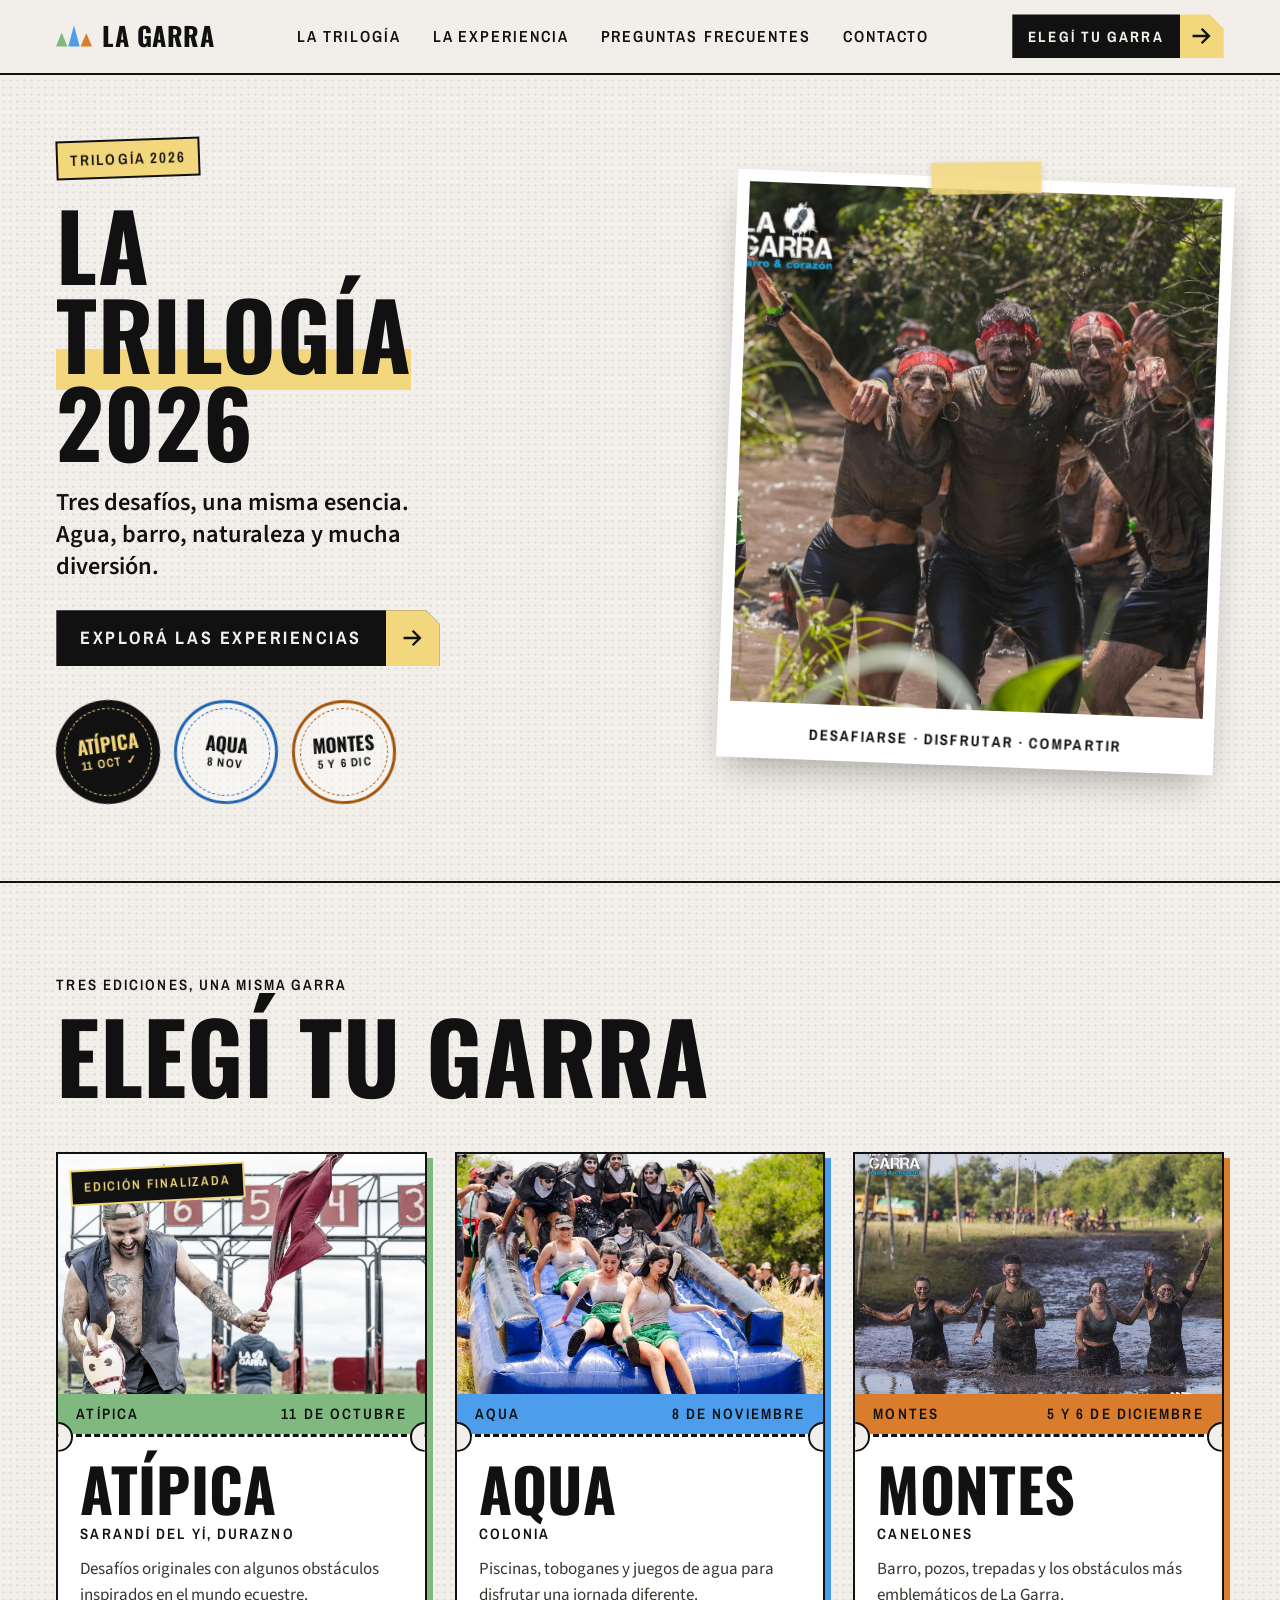
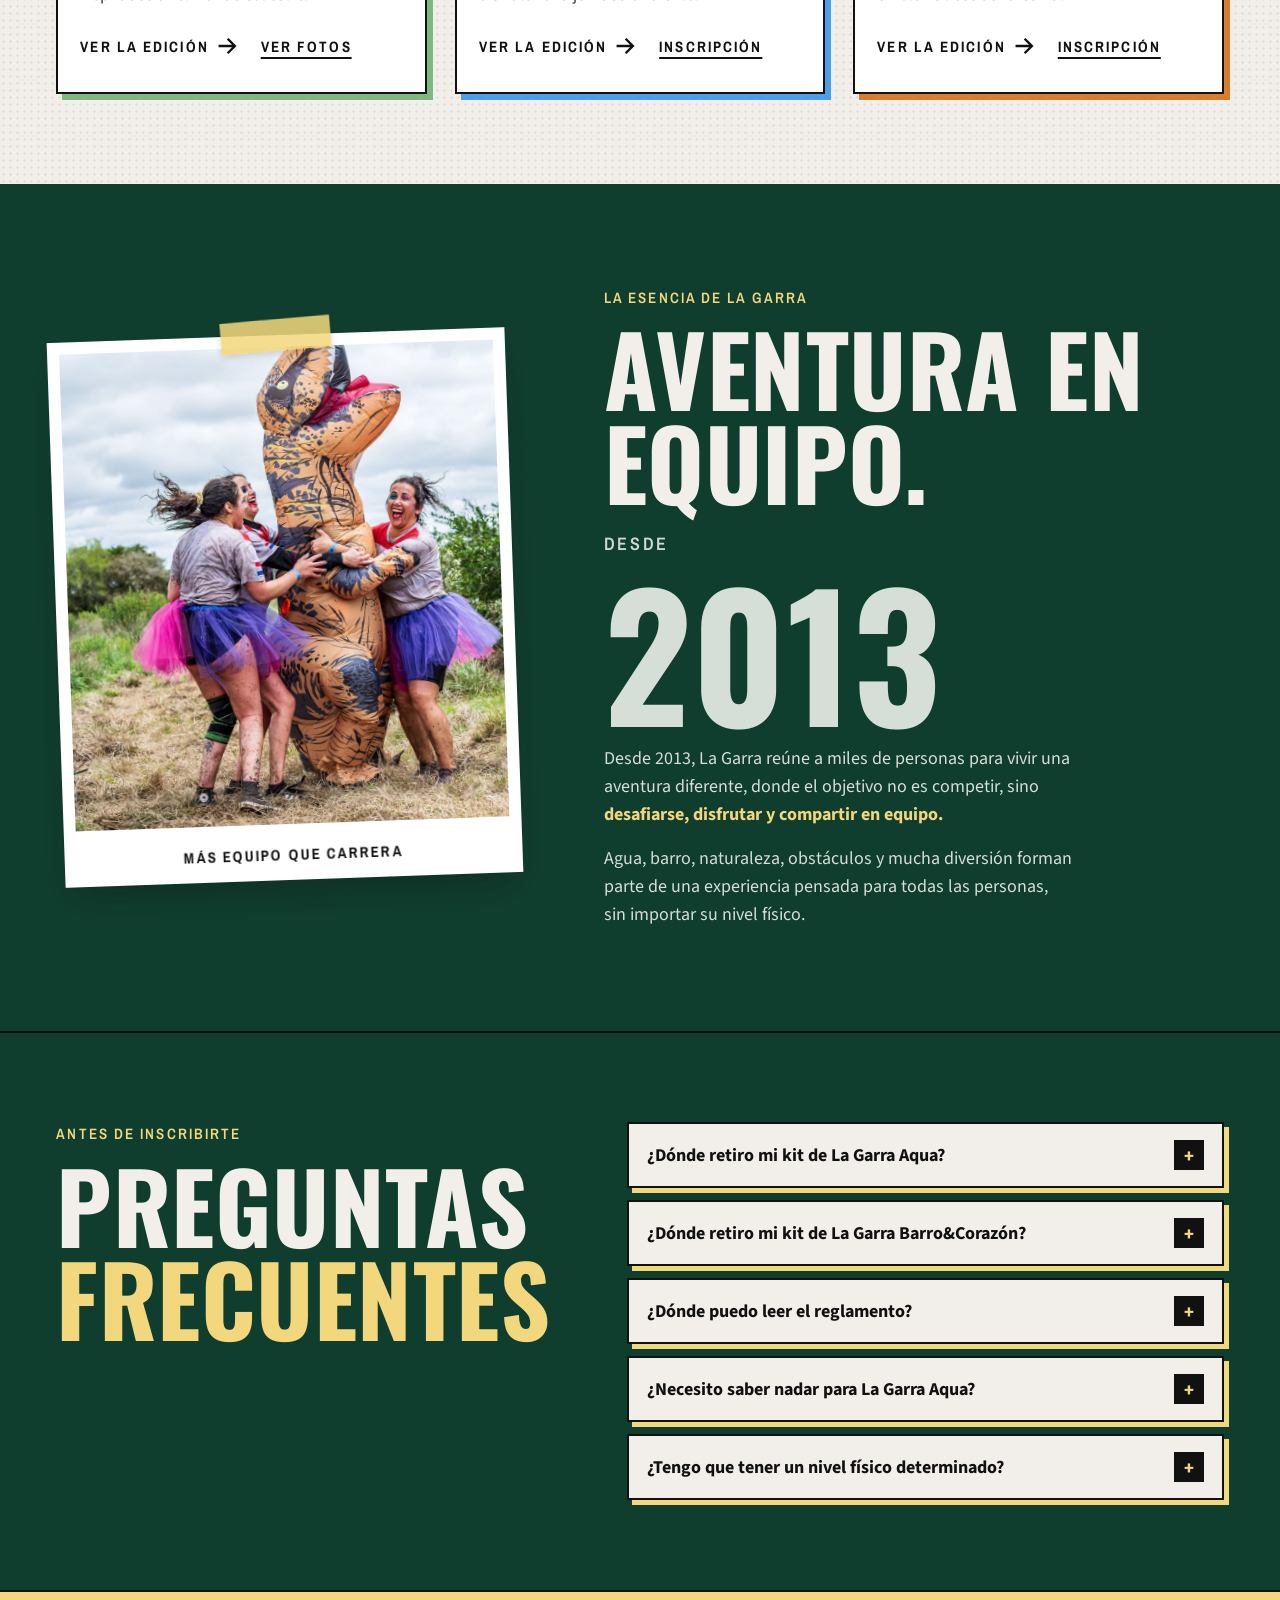
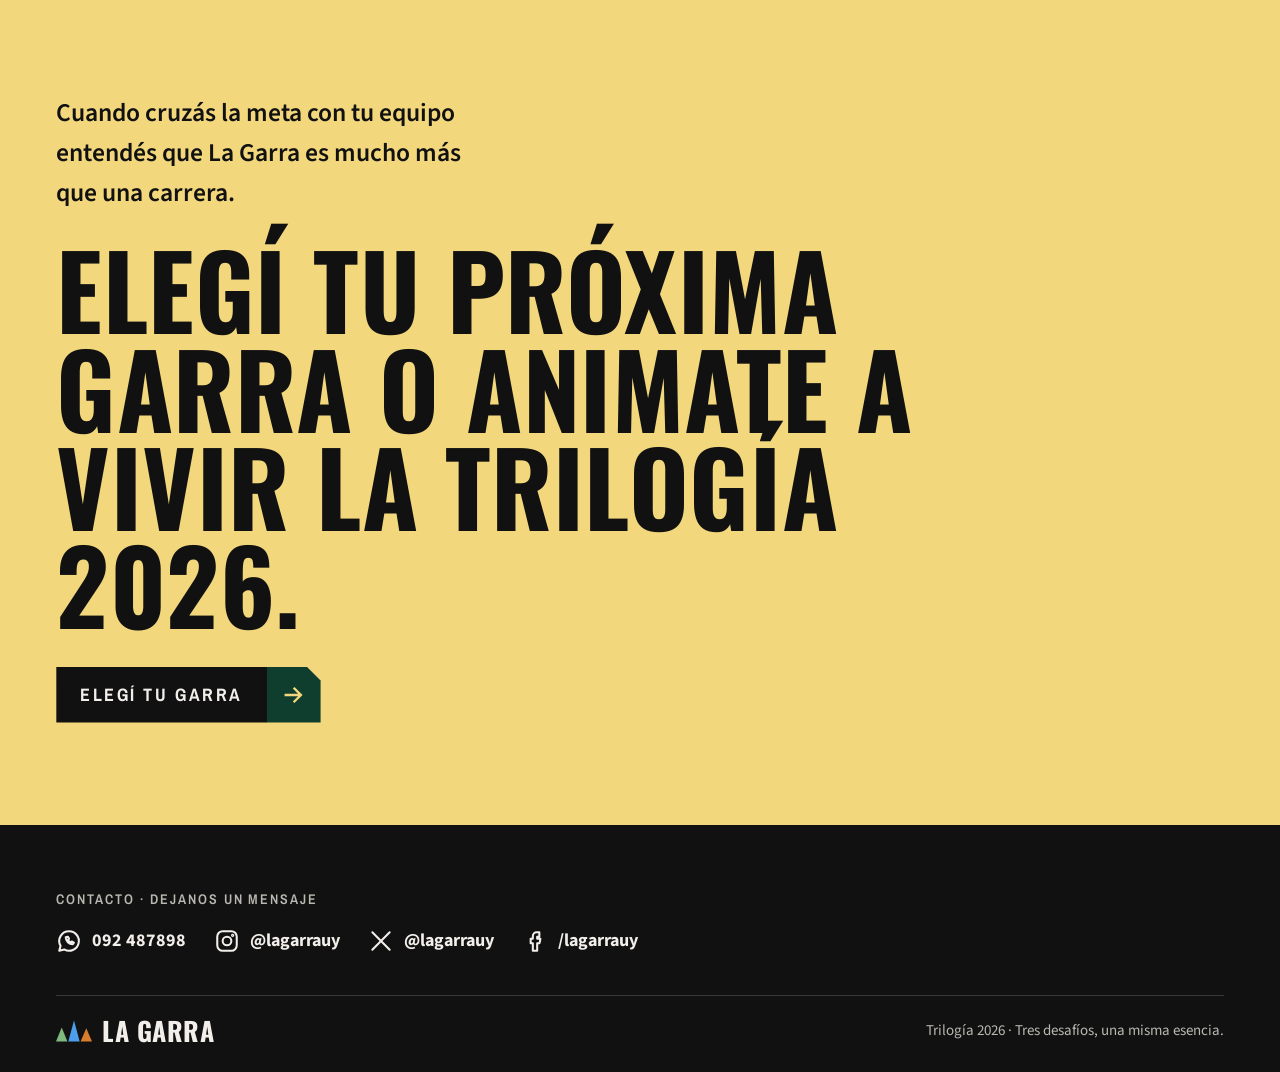
<file: index.html>
<!doctype html>
<html lang="es">
<head>
<meta charset="utf-8">
<meta name="viewport" content="width=device-width, initial-scale=1">
<title>LA GARRA 2026 — Trilogía: tres desafíos, una misma esencia</title>
<meta name="description" content="Atípica, Aqua y Montes: tres desafíos, una misma esencia. Agua, barro, naturaleza y mucha diversión.">
<meta name="theme-color" content="#F2EEE9">
<link rel="preconnect" href="https://fonts.googleapis.com">
<link rel="preconnect" href="https://fonts.gstatic.com" crossorigin>
<link href="https://fonts.googleapis.com/css2?family=Archivo+Narrow:wght@500;600;700&family=Oswald:wght@500;600;700&family=Source+Sans+3:wght@400;600;700&display=swap" rel="stylesheet">
<link rel="stylesheet" href="css/style.css?v=mobile-20261013">
</head>
<body>
<div class="gp" id="top">
<svg width="0" height="0" style="position:absolute" aria-hidden="true" focusable="false">
  <defs>
    <symbol id="topo" viewBox="0 0 800 800">
      <g fill="none" stroke="currentColor" stroke-width="1.6">
        <path vector-effect="non-scaling-stroke" d="M400 30C560 20 720 110 760 260C800 410 730 560 620 650C500 750 320 780 190 690C70 600 20 450 60 310C100 170 250 40 400 30Z"/>
        <path vector-effect="non-scaling-stroke" transform="rotate(7 400 400) translate(400 400) scale(.9) translate(-400 -400)" d="M400 30C560 20 720 110 760 260C800 410 730 560 620 650C500 750 320 780 190 690C70 600 20 450 60 310C100 170 250 40 400 30Z"/>
        <path vector-effect="non-scaling-stroke" transform="rotate(-6 400 400) translate(400 400) scale(.79) translate(-400 -400)" d="M400 30C560 20 720 110 760 260C800 410 730 560 620 650C500 750 320 780 190 690C70 600 20 450 60 310C100 170 250 40 400 30Z"/>
        <path vector-effect="non-scaling-stroke" transform="rotate(13 400 400) translate(400 400) scale(.68) translate(-400 -400)" d="M400 30C560 20 720 110 760 260C800 410 730 560 620 650C500 750 320 780 190 690C70 600 20 450 60 310C100 170 250 40 400 30Z"/>
        <path vector-effect="non-scaling-stroke" transform="rotate(-11 400 400) translate(400 400) scale(.57) translate(-400 -400)" d="M400 30C560 20 720 110 760 260C800 410 730 560 620 650C500 750 320 780 190 690C70 600 20 450 60 310C100 170 250 40 400 30Z"/>
        <path vector-effect="non-scaling-stroke" transform="rotate(21 400 400) translate(400 400) scale(.46) translate(-400 -400)" d="M400 30C560 20 720 110 760 260C800 410 730 560 620 650C500 750 320 780 190 690C70 600 20 450 60 310C100 170 250 40 400 30Z"/>
        <path vector-effect="non-scaling-stroke" transform="rotate(-16 400 400) translate(400 400) scale(.35) translate(-400 -400)" d="M400 30C560 20 720 110 760 260C800 410 730 560 620 650C500 750 320 780 190 690C70 600 20 450 60 310C100 170 250 40 400 30Z"/>
        <path vector-effect="non-scaling-stroke" transform="rotate(30 400 400) translate(400 400) scale(.24) translate(-400 -400)" d="M400 30C560 20 720 110 760 260C800 410 730 560 620 650C500 750 320 780 190 690C70 600 20 450 60 310C100 170 250 40 400 30Z"/>
        <path vector-effect="non-scaling-stroke" transform="rotate(-24 400 400) translate(400 400) scale(.13) translate(-400 -400)" d="M400 30C560 20 720 110 760 260C800 410 730 560 620 650C500 750 320 780 190 690C70 600 20 450 60 310C100 170 250 40 400 30Z"/>
      </g>
    </symbol>
    <symbol id="splat" viewBox="0 0 240 210">
      <path fill="currentColor" d="M62 34C82-8 134-4 152 28C178 22 208 42 202 72C228 92 218 134 186 142C181 172 140 188 114 168C90 188 44 178 40 148C10 138 4 98 30 82C20 62 36 42 62 34Z"/>
      <circle fill="currentColor" cx="226" cy="38" r="9"/>
      <circle fill="currentColor" cx="14" cy="184" r="7"/>
      <circle fill="currentColor" cx="212" cy="190" r="11"/>
      <circle fill="currentColor" cx="104" cy="6" r="6"/>
      <circle fill="currentColor" cx="8" cy="20" r="5"/>
    </symbol>
    <symbol id="arrow" viewBox="0 0 24 24">
      <path d="M3 12h16M12.5 5l7 7-7 7" fill="none" stroke="currentColor" stroke-width="2.6" stroke-linecap="square" stroke-linejoin="miter"/>
    </symbol>
    <filter id="grain" x="0" y="0" width="100%" height="100%">
      <feTurbulence type="fractalNoise" baseFrequency=".85" numOctaves="2" stitchTiles="stitch" result="n"/>
      <feColorMatrix type="matrix" values="0 0 0 0 1  0 0 0 0 1  0 0 0 0 1  0 0 0 .9 -.25"/>
    </filter>
  <symbol id="garra" viewBox="0 0 82 48"><path fill="#7FB97F" d="M0 48 13 16 26 48Z"/><path fill="#4C9DEB" d="M28 48 41 0 54 48Z"/><path fill="#D97C2B" d="M56 48 69 18 82 48Z"/></symbol><symbol id="garra" viewBox="0 0 82 48"><path fill="#7FB97F" d="M0 48 13 16 26 48Z"/><path fill="#4C9DEB" d="M28 48 41 0 54 48Z"/><path fill="#D97C2B" d="M56 48 69 18 82 48Z"/></symbol><symbol id="garra" viewBox="0 0 82 48"><path fill="#7FB97F" d="M0 48 13 16 26 48Z"/><path fill="#4C9DEB" d="M28 48 41 0 54 48Z"/><path fill="#D97C2B" d="M56 48 69 18 82 48Z"/></symbol><symbol id="garra" viewBox="0 0 82 48"><path fill="#7FB97F" d="M0 48 13 16 26 48Z"/><path fill="#4C9DEB" d="M28 48 41 0 54 48Z"/><path fill="#D97C2B" d="M56 48 69 18 82 48Z"/></symbol><symbol id="garra" viewBox="0 0 82 48"><path fill="#7FB97F" d="M0 48 13 16 26 48Z"/><path fill="#4C9DEB" d="M28 48 41 0 54 48Z"/><path fill="#D97C2B" d="M56 48 69 18 82 48Z"/></symbol><symbol id="garra" viewBox="0 0 82 48"><path fill="#7FB97F" d="M0 48 13 16 26 48Z"/><path fill="#4C9DEB" d="M28 48 41 0 54 48Z"/><path fill="#D97C2B" d="M56 48 69 18 82 48Z"/></symbol><symbol id="garra" viewBox="0 0 82 48"><path fill="#7FB97F" d="M0 48 13 16 26 48Z"/><path fill="#4C9DEB" d="M28 48 41 0 54 48Z"/><path fill="#D97C2B" d="M56 48 69 18 82 48Z"/></symbol><symbol id="garra" viewBox="0 0 82 48"><path fill="#7FB97F" d="M0 48 13 16 26 48Z"/><path fill="#4C9DEB" d="M28 48 41 0 54 48Z"/><path fill="#D97C2B" d="M56 48 69 18 82 48Z"/></symbol></defs>
</svg>
<header class="hdr"><div class="wrap hdr-in">
<a class="wm" href="index.html" aria-label="La Garra, inicio"><svg aria-hidden="true"><use href="#garra"/></svg><span>La Garra</span></a>
<nav class="nav" aria-label="Principal"><a href="#trilogia">La Trilogía</a><a href="#esencia">La experiencia</a><a href="#faq">Preguntas frecuentes</a><a href="contacto.html">Contacto</a></nav>
<a class="btn btn-sm" href="#trilogia"><span class="bt" data-edit-id="index-choose-button">Elegí tu Garra</span><span class="ba" aria-hidden="true"><svg><use href="#arrow"/></svg></span></a>
</div></header>
<main>
<section class="hero wrap">
<div>
<p class="kick sub up" data-edit-id="index-hero-kicker">Trilogía 2026</p>
<h1 class="h1 ttl up d1"><span data-edit-id="index-hero-title-1">La</span><span><span class="u" data-edit-id="index-hero-title-2">Trilogía</span></span><span data-edit-id="index-hero-title-3">2026</span></h1>
<p class="lead up d2" data-edit-id="index-hero-description">Tres desafíos, una misma esencia. Agua, barro, naturaleza y mucha diversión.</p>
<div class="ctas up d3"><a class="btn full" href="#trilogia"><span class="bt" data-edit-id="index-hero-button">Explorá las experiencias</span><span class="ba" aria-hidden="true"><svg><use href="#arrow"/></svg></span></a></div>
<ul class="stamps up d3" aria-label="Las tres ediciones">
<li class="stamp done" style="--c:#2f6b3a;--r:-8deg"><span><b data-edit-id="index-atipica-name">Atípica</b><i data-event-stamp="atipica">11 oct ✓</i><span class="vh"> (edición finalizada)</span></span></li>
<li class="stamp" style="--c:#1f64b0;--r:5deg"><span><b data-edit-id="index-aqua-name">Aqua</b><i data-event-stamp="aqua">8 nov</i></span></li>
<li class="stamp" style="--c:#a2540c;--r:-4deg"><span><b data-edit-id="index-montes-name">Montes</b><i data-event-stamp="montes">5 y 6 dic</i></span></li></ul>
</div>
<figure class="pol up d2"><img src="img/montes/tres-amigos.jpg" alt="Tres amigos abrazados y sonrientes, cubiertos de barro, con vinchas rojas"><figcaption data-edit-id="index-hero-caption">Desafiarse · Disfrutar · Compartir</figcaption></figure>
</section>
<section id="trilogia" class="tri sec" aria-labelledby="hB"><div class="wrap">
<p class="sub" style="font-size:15px" data-edit-id="index-trilogy-kicker">Tres ediciones, una misma Garra</p>
<h2 id="hB" class="h2 ttl" data-edit-id="index-trilogy-title">Elegí tu Garra</h2>
<ul class="grid3" style="margin-top:clamp(28px,4cqw,56px)">
<li class="up tk2"><div class="tk done" style="--c:#7FB97F"><div class="ph"><img src="img/atipica/bandera-caballito.jpg" alt="Participante con un caballito de palo y una bandera roja en la largada" style="object-position:28% 40%"><span class="fin sub" data-edit-id="index-finalized">Edición finalizada</span></div><div class="band sub"><span data-edit-id="index-atipica-name">Atípica</span><span data-edit-id="atipica-date">11 de octubre</span></div><div class="perf"></div><div class="bd"><h3 class="ttl"><a href="atipica.html" data-edit-id="index-atipica-name">Atípica</a></h3><p class="pl sub" data-edit-id="atipica-place">Sarandí del Yí, Durazno</p><p class="d" data-edit-id="index-atipica-description">Desafíos originales con algunos obstáculos inspirados en el mundo ecuestre.</p><div class="tkl"><a href="atipica.html" tabindex="-1" aria-hidden="true"><span data-edit-id="index-view-edition">Ver la edición</span> <svg width="22" height="22" aria-hidden="true"><use href="#arrow"/></svg></a><a class="ins" href="atipica.html#galeria"><span data-edit-id="index-view-photos">Ver fotos</span></a></div></div></div></li>
<li class="up tk2"><div class="tk" style="--c:#4C9DEB"><div class="ph"><img src="img/aqua/tobogan-grupo.jpg" alt="Grupo de amigas disfrazadas bajando juntas por un tobogán inflable azul" style="object-position:50% 50%"></div><div class="band sub"><span data-edit-id="index-aqua-name">Aqua</span><span data-edit-id="aqua-date">8 de noviembre</span></div><div class="perf"></div><div class="bd"><h3 class="ttl"><a href="aqua.html" data-edit-id="index-aqua-name">Aqua</a></h3><p class="pl sub" data-edit-id="aqua-place">Colonia</p><p class="d" data-edit-id="index-aqua-description">Piscinas, toboganes y juegos de agua para disfrutar una jornada diferente.</p><div class="tkl"><a href="aqua.html" tabindex="-1" aria-hidden="true"><span data-edit-id="index-view-edition">Ver la edición</span> <svg width="22" height="22" aria-hidden="true"><use href="#arrow"/></svg></a><a class="ins" href="https://lagarra.opc.uy/registration" target="_blank" rel="noopener" aria-label="Inscripción a La Garra Aqua (se abre en una pestaña nueva)"><span data-edit-id="index-register">Inscripción</span></a></div></div></div></li>
<li class="up tk2"><div class="tk" style="--c:#D97C2B"><div class="ph"><img src="img/montes/cuatro-barro.jpg" alt="Cuatro participantes con los brazos en alto atravesando un pozo de barro" style="object-position:50% 50%"></div><div class="band sub"><span data-edit-id="index-montes-name">Montes</span><span data-edit-id="montes-date">5 y 6 de diciembre</span></div><div class="perf"></div><div class="bd"><h3 class="ttl"><a href="montes.html" data-edit-id="index-montes-name">Montes</a></h3><p class="pl sub" data-edit-id="montes-place">Canelones</p><p class="d" data-edit-id="index-montes-description">Barro, pozos, trepadas y los obstáculos más emblemáticos de La Garra.</p><div class="tkl"><a href="montes.html" tabindex="-1" aria-hidden="true"><span data-edit-id="index-view-edition">Ver la edición</span> <svg width="22" height="22" aria-hidden="true"><use href="#arrow"/></svg></a><a class="ins" href="https://lagarra.opc.uy/registration" target="_blank" rel="noopener" aria-label="Inscripción a La Garra Montes (se abre en una pestaña nueva)"><span data-edit-id="index-register">Inscripción</span></a></div></div></div></li>
</ul></div></section>
<section id="esencia" class="ess sec" aria-labelledby="hE"><div class="wrap ess-g">
<figure class="pol"><img src="img/atipica/abrazo-dinosaurio.jpg" alt="Un grupo de amigas disfrazadas abrazando a una persona con disfraz inflable de dinosaurio"><figcaption data-edit-id="index-essence-caption">Más equipo que carrera</figcaption></figure>
<div><p class="sub" data-edit-id="index-essence-kicker">La esencia de La Garra</p>
<h2 id="hE" class="h2 ttl" style="margin-top:12px" data-edit-id="index-essence-title">Aventura en equipo.</h2>
<p class="sub" style="margin-top:22px;font-size:18px;color:#cfd9d1" data-edit-id="index-essence-since">Desde</p><p class="big ttl" data-edit-id="index-essence-year">2013</p>
<p style="margin-top:18px" data-edit-id="index-essence-paragraph-1">Desde 2013, La Garra reúne a miles de personas para vivir una aventura diferente, donde el objetivo no es competir, sino <strong>desafiarse, disfrutar y compartir en equipo.</strong></p>
<p data-edit-id="index-essence-paragraph-2">Agua, barro, naturaleza, obstáculos y mucha diversión forman parte de una experiencia pensada para todas las personas, sin importar su nivel físico.</p></div>
</div></section>
<section id="faq" class="faqs sec" aria-labelledby="hf"><div class="wrap fq-g">
<div><p class="sub" data-edit-id="index-faq-kicker">Antes de inscribirte</p><h2 id="hf" class="h2 ttl" style="margin-top:12px"><span data-edit-id="index-faq-title">Preguntas</span> <span class="hl" data-edit-id="index-faq-highlight">frecuentes</span></h2></div>
<div class="faq-l"><details><summary data-edit-id="index-faq-question-1">¿Dónde retiro mi kit de La Garra Aqua?</summary><p class="ans" data-edit-id="index-faq-1">Sábado 7 de noviembre, de 14:00 a 18:00, y domingo 8 de noviembre, desde las 10:00, en Aqua Park Colonia (Camino a la Balsa, Balneario Artilleros).</p></details><details><summary data-edit-id="index-faq-question-2">¿Dónde retiro mi kit de La Garra Barro&amp;Corazón?</summary><p class="ans" data-edit-id="index-faq-2">Martes 1 y miércoles 2 de diciembre, de 9:30 a 19:30, en el CEDEC (Av. Br. José Batlle y Ordóñez 2326, esq. Av. Italia, Montevideo). Sábado 5 y domingo 6 de diciembre, desde las 10:00, en el Parque Municipal de Montes (Ruta 81 km 97, Montes, Canelones).</p></details><details><summary data-edit-id="index-faq-question-3">¿Dónde puedo leer el reglamento?</summary><p class="ans" data-edit-id="index-faq-3">Reglamento oficial y deslinde de responsabilidad (PDF): <a href="https://www.lagarra.com.uy/atipica/images/LAGARRA2026-REGLAMENTO-ATIPICA.pdf" target="_blank" rel="noopener">La Garra Atípica</a> · <a href="https://www.lagarra.com.uy/aqua/images/AQUA-Reglamento2026.pdf" target="_blank" rel="noopener">La Garra Aqua</a> · <a href="https://www.lagarra.com.uy/barro/images/BARRO-Reglamento2026.pdf" target="_blank" rel="noopener">La Garra Barro&amp;Corazón</a>.</p></details><details><summary data-edit-id="index-faq-question-4">¿Necesito saber nadar para La Garra Aqua?</summary><p class="ans" data-edit-id="index-faq-4">No. Todo se vive en un entorno seguro y sin necesidad de saber nadar.</p></details><details><summary data-edit-id="index-faq-question-5">¿Tengo que tener un nivel físico determinado?</summary><p class="ans" data-edit-id="index-faq-5">No. La Garra es una experiencia pensada para todas las personas, sin importar su nivel físico.</p></details></div>
</div></section>
<section id="cierre" class="cl sec" aria-labelledby="hC"><div class="wrap">
<p class="q" data-edit-id="index-closing-quote">Cuando cruzás la meta con tu equipo entendés que La Garra es mucho más que una carrera.</p>
<h2 id="hC" class="ttl" data-edit-id="index-closing-title">Elegí tu próxima Garra o animate a vivir La Trilogía 2026.</h2>
<div style="margin-top:34px"><a class="btn full" href="#trilogia"><span class="bt" data-edit-id="index-choose-button">Elegí tu Garra</span><span class="ba" aria-hidden="true"><svg><use href="#arrow"/></svg></span></a></div>
</div></section>
</main>
<footer class="ft2"><div class="wrap">
<p class="sub"><a href="contacto.html" data-edit-id="index-footer-contact">Contacto · Dejanos un mensaje</a></p>
<ul class="ct" aria-label="Contacto" style="margin-top:6px"><li><a data-social-id="social-whatsapp" href="https://wa.me/59892487898" target="_blank" rel="noopener" aria-label="WhatsApp 092 487898 (se abre en una pestaña nueva)"><svg viewBox="0 0 24 24" fill="none" stroke="currentColor" stroke-width="1.9" stroke-linecap="round" stroke-linejoin="round" aria-hidden="true" focusable="false"><path d="M12 3a9 9 0 0 0-7.8 13.5L3 21l4.6-1.2A9 9 0 1 0 12 3z"/><path d="M9 8.5c0 3.5 3 6.5 6.5 6.5l1-1.5-2-1-1 .8a5 5 0 0 1-2.3-2.3l.8-1-1-2z"/></svg><span>092 487898</span></a></li><li><a data-social-id="social-instagram" href="https://www.instagram.com/lagarrauy" target="_blank" rel="noopener" aria-label="Instagram @lagarrauy (se abre en una pestaña nueva)"><svg viewBox="0 0 24 24" fill="none" stroke="currentColor" stroke-width="1.9" stroke-linecap="round" stroke-linejoin="round" aria-hidden="true" focusable="false"><rect x="3" y="3" width="18" height="18" rx="5"/><circle cx="12" cy="12" r="4"/><circle cx="17.2" cy="6.8" r=".6"/></svg><span>@lagarrauy</span></a></li><li><a data-social-id="social-twitter" href="https://twitter.com/lagarrauy" target="_blank" rel="noopener" aria-label="Twitter @lagarrauy (se abre en una pestaña nueva)"><svg viewBox="0 0 24 24" fill="none" stroke="currentColor" stroke-width="1.9" stroke-linecap="round" stroke-linejoin="round" aria-hidden="true" focusable="false"><path d="M4 4l16 16M20 4L4 20"/></svg><span>@lagarrauy</span></a></li><li><a data-social-id="social-facebook" href="https://www.facebook.com/lagarrauy" target="_blank" rel="noopener" aria-label="Facebook /lagarrauy (se abre en una pestaña nueva)"><svg viewBox="0 0 24 24" fill="none" stroke="currentColor" stroke-width="1.9" stroke-linecap="round" stroke-linejoin="round" aria-hidden="true" focusable="false"><path d="M14 8h2V4h-2.5A3.5 3.5 0 0 0 10 7.5V10H8v4h2v7h4v-7h2.2l.8-4H14V8z"/></svg><span>/lagarrauy</span></a></li></ul>
<div class="row"><a class="wm" href="#top" aria-label="La Garra, volver arriba"><svg aria-hidden="true"><use href="#garra"/></svg><span>La Garra</span></a><p data-edit-id="index-footer-tagline">Trilogía 2026 · Tres desafíos, una misma esencia.</p></div>
</div></footer>
</div>
<script src="js/config.js" defer></script>
<script src="js/api.js" defer></script>
<script src="js/content.js" defer></script>
<script src="js/main.js" defer></script>
</body>
</html>
</file>
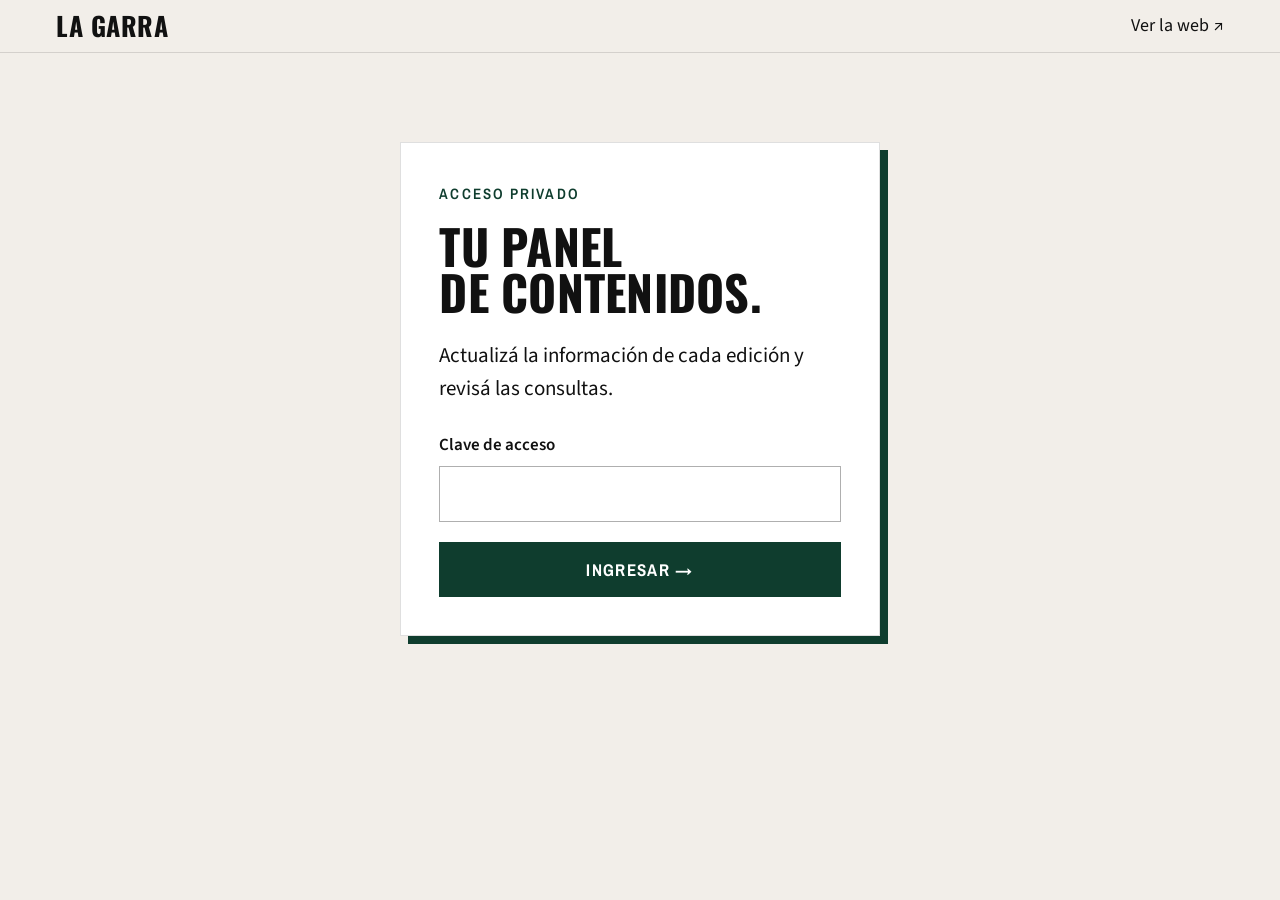
<file: admin.html>
<!doctype html><html lang="es"><head><meta charset="utf-8"><meta name="viewport" content="width=device-width, initial-scale=1"><meta name="robots" content="noindex,nofollow"><title>Panel de contenidos — La Garra</title>
<link href="https://fonts.googleapis.com/css2?family=Archivo+Narrow:wght@500;600;700&family=Oswald:wght@500;600;700&family=Source+Sans+3:wght@400;600;700&display=swap" rel="stylesheet"><link rel="stylesheet" href="css/style.css?v=mobile-20261013"><link rel="stylesheet" href="css/forms.css?v=history-inbox-20261013"><script src="js/config.js" defer></script><script src="js/api.js" defer></script><script src="js/admin.js?v=inbox-demo-20261013" defer></script></head>
<body><div class="gp form-page"><header class="hdr"><div class="wrap hdr-in"><a class="wm" href="index.html">La Garra</a><a href="index.html" target="_blank" rel="noopener">Ver la web ↗</a></div></header><main class="wrap">
<form id="login-form" class="form-card login-card"><p class="sub kicker">Acceso privado</p><h1 class="ttl">Tu panel<br>de contenidos.</h1><p class="intro">Actualizá la información de cada edición y revisá las consultas.</p><div style="margin-top:28px"><label for="pin">Clave de acceso</label><input id="pin" name="pin" type="password" autocomplete="current-password" required maxlength="256"></div><p class="status" id="login-status" role="status"></p><button type="submit">Ingresar →</button></form>
<section id="panel" hidden><div class="admin-top"><div><p class="sub kicker">Administración · La Garra</p><h1 class="ttl">Todo al día.</h1></div></div>
<div class="admin-tabs" aria-label="Secciones del panel"><button type="button" id="tab-content" aria-pressed="true">Textos de la web</button><button type="button" id="tab-messages" class="secondary" aria-pressed="false">Consultas recibidas</button></div>
<p class="status" id="panel-status" role="status" aria-live="polite"></p>
<div id="content-panel"><div class="editor-controls"><div><label for="edition">Edición</label><select id="edition"><option value="index">Inicio y redes</option><option value="atipica">Atípica</option><option value="aqua">Aqua</option><option value="montes">Montes</option></select></div><p>Editá los textos y revisá la vista previa antes de guardar. Los cambios guardados se muestran en la web conectada a esta API.</p></div><div id="editor"></div><div class="save-bar"><p id="changes-count">Sin cambios pendientes</p><button id="save" type="button" disabled>Guardar cambios</button></div><details id="version-history" class="editor-group"><summary>Historial de versiones</summary><div class="editor-fields"><p>Recuperá los textos de la edición seleccionada. Cada guardado conserva la versión anterior; el historial comienza desde esta actualización.</p><button id="history-refresh" type="button" class="secondary">Actualizar historial</button><label for="history-version">Versión anterior</label><select id="history-version"><option value="">Seleccioná una versión</option></select><button id="history-more" type="button" class="secondary" hidden>Ver versiones más antiguas</button><p id="history-status" class="form-note" role="status"></p><div id="history-preview"></div><button id="history-restore" type="button" disabled>Recuperar esta versión</button></div></details></div>
<div id="messages-panel" hidden><button id="refresh-messages" type="button" class="secondary">Actualizar consultas</button><div id="messages"></div></div>
</section></main></div></body></html>
</file>
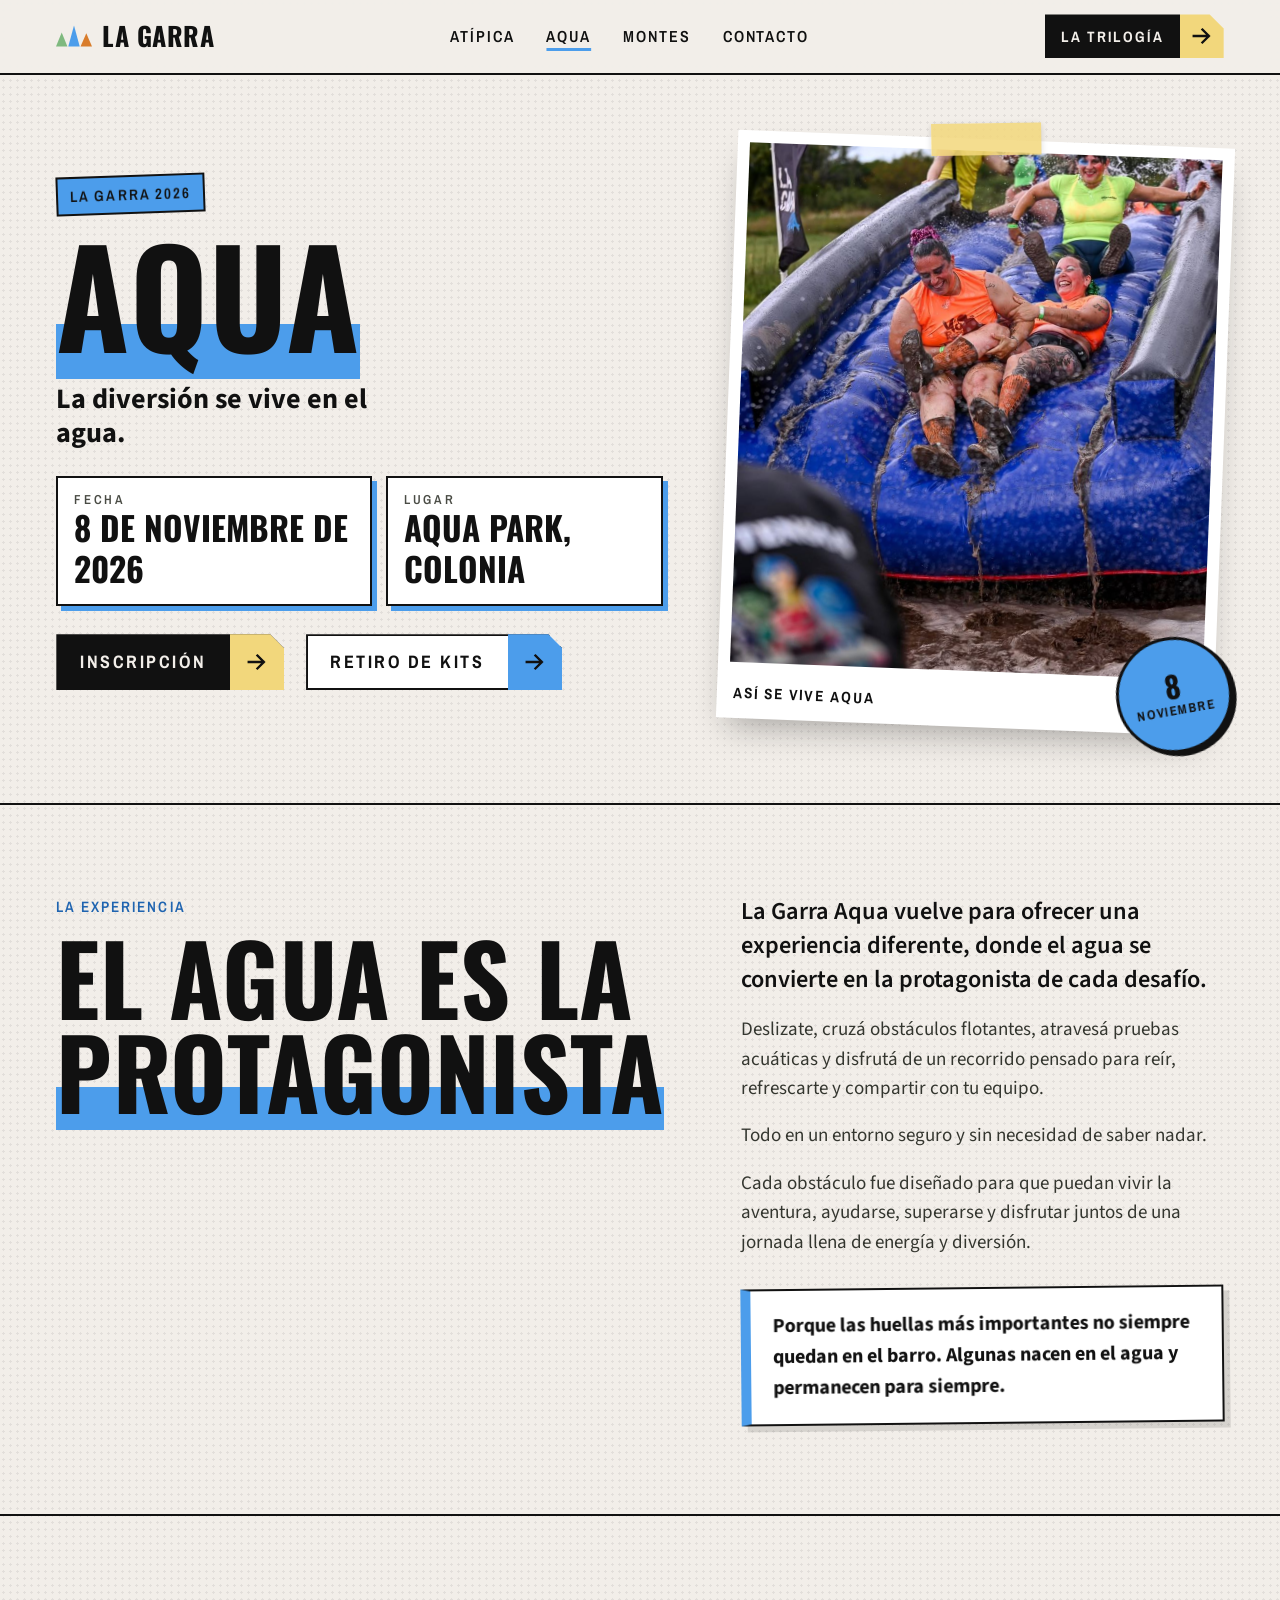
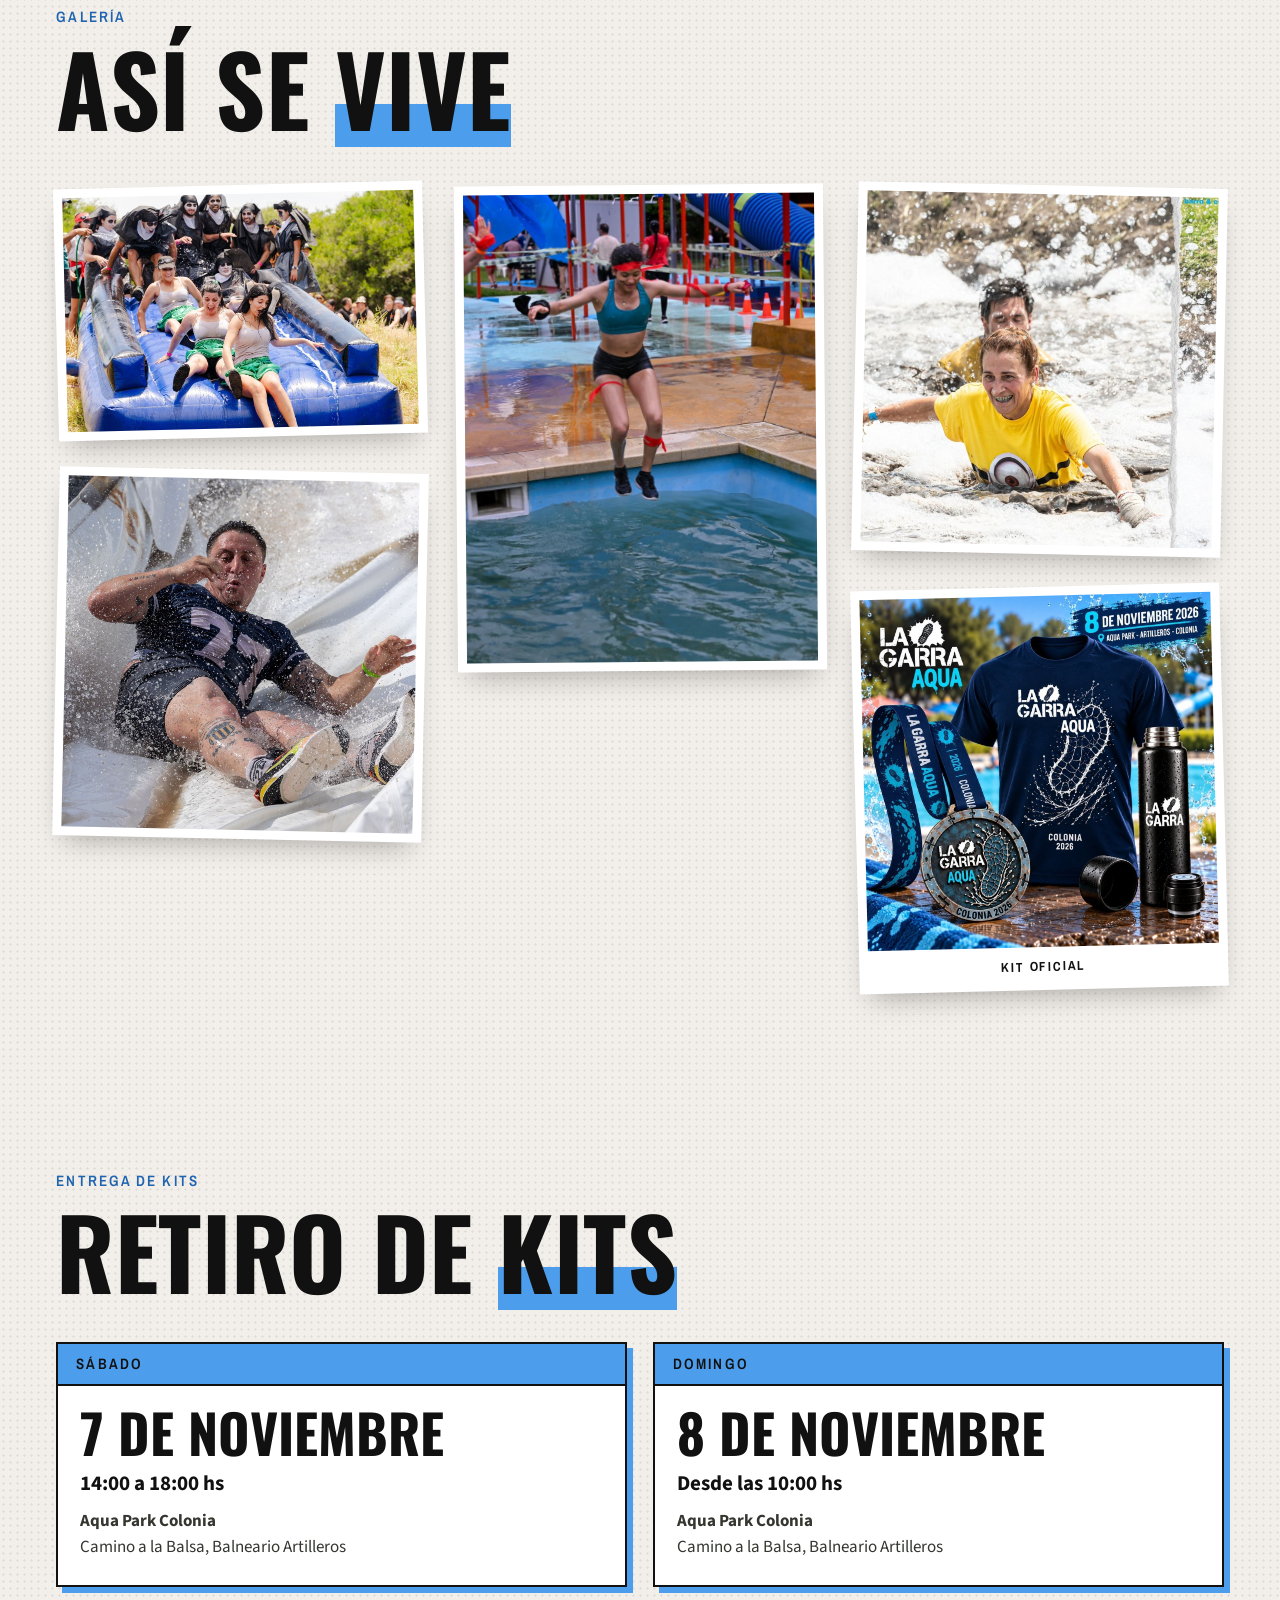
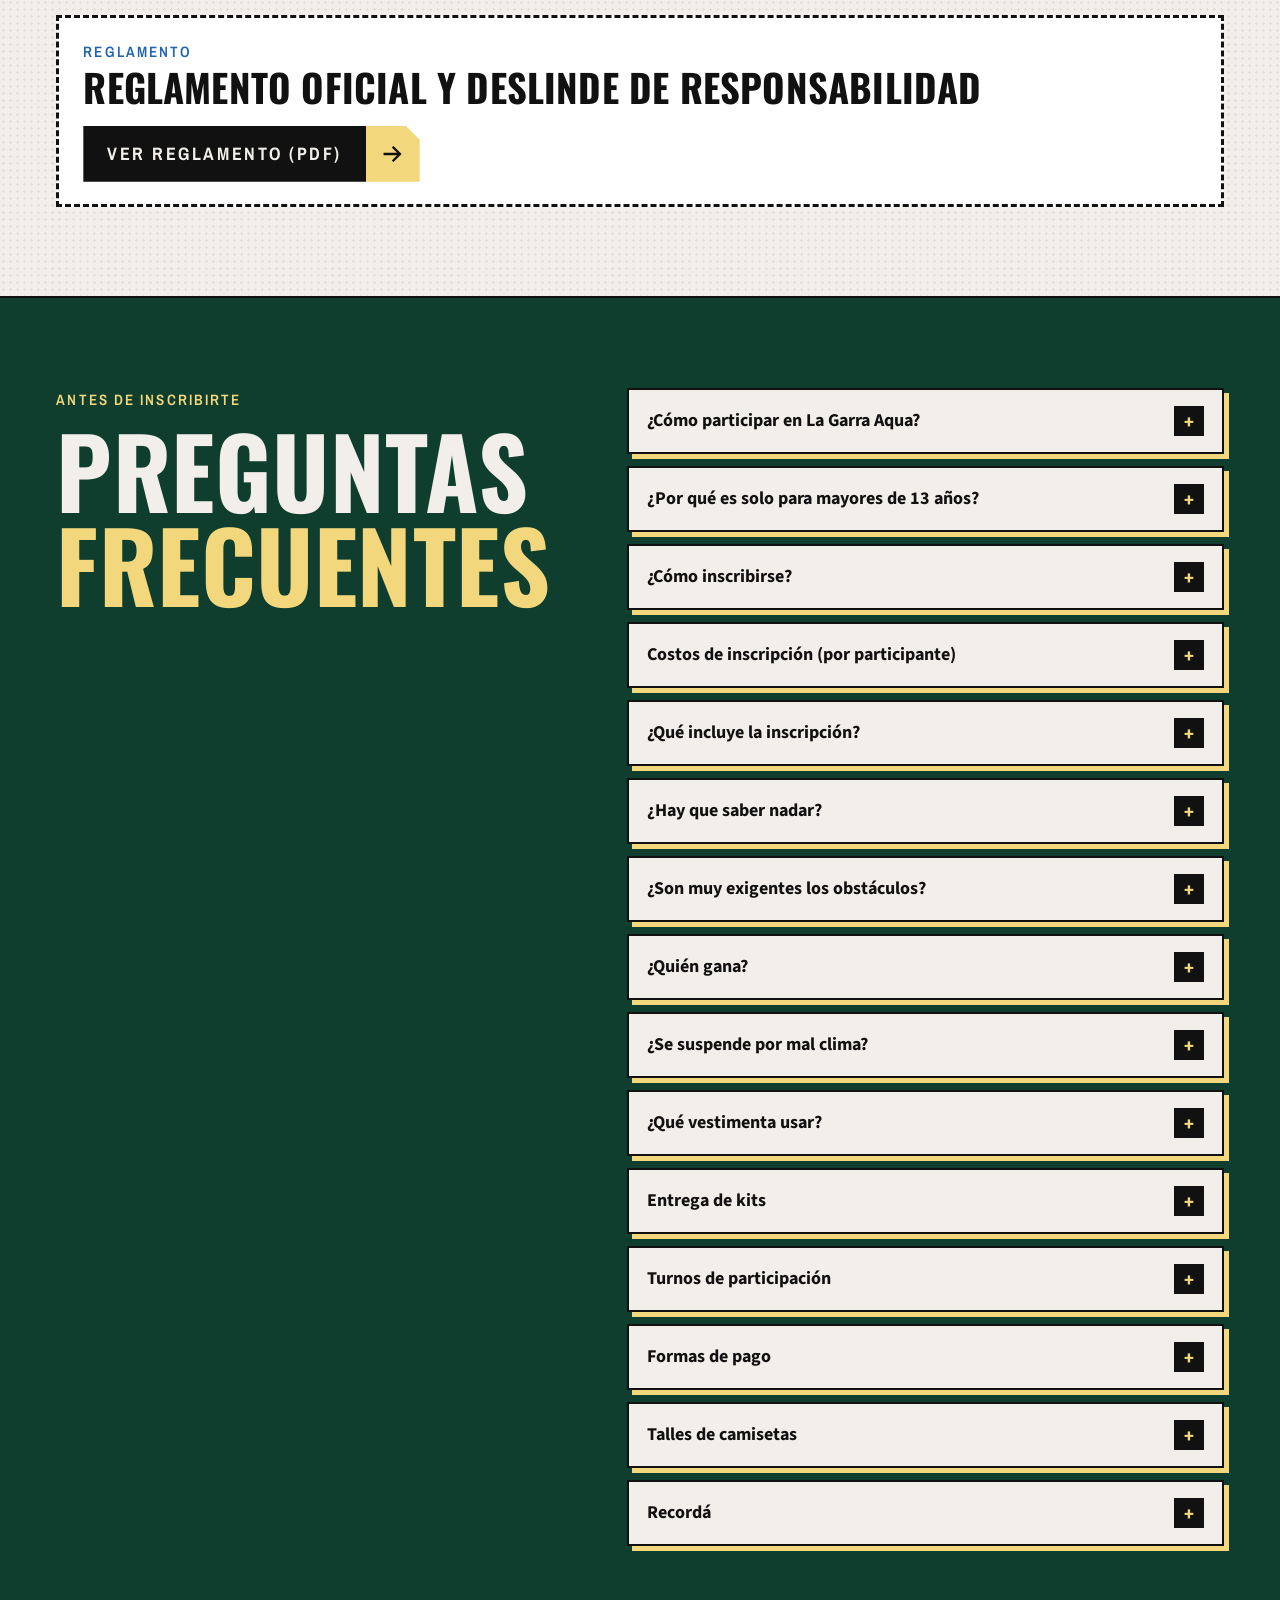
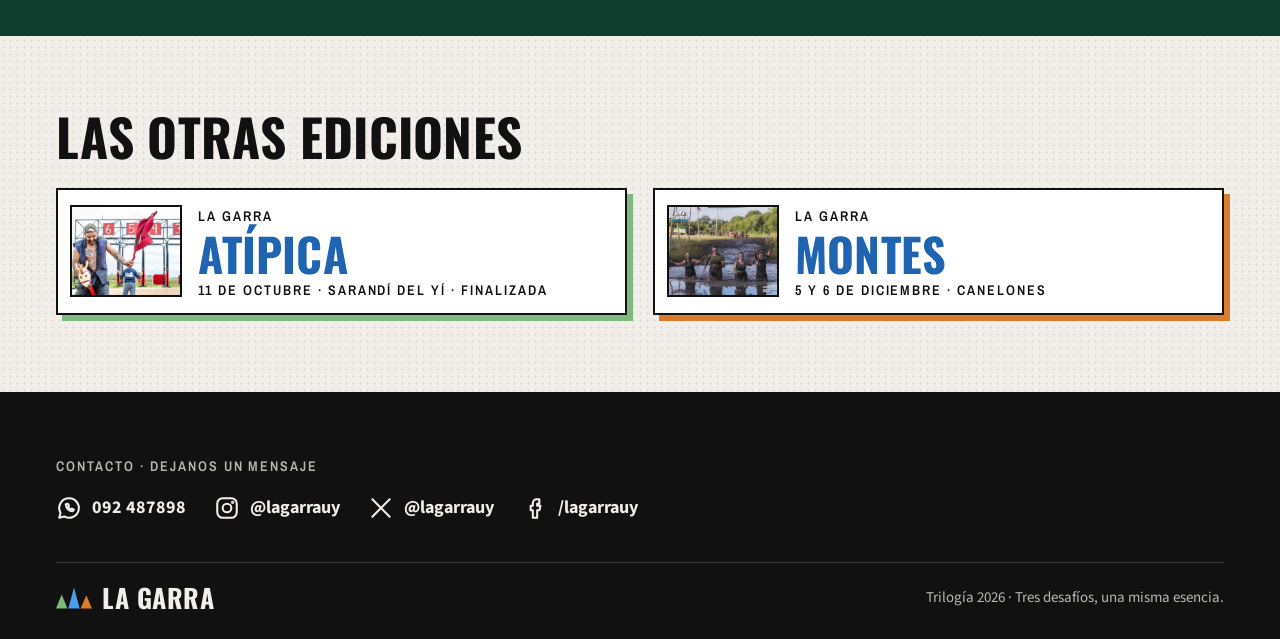
<file: aqua.html>
<!doctype html>
<html lang="es">
<head>
<meta charset="utf-8">
<meta name="viewport" content="width=device-width, initial-scale=1">
<title>La Garra Aqua 2026 — 8 de noviembre, Colonia</title>
<meta name="description" content="La Garra Aqua 2026: 8 de noviembre en Aqua Park, Colonia.">
<meta name="theme-color" content="#F2EEE9">
<link rel="preconnect" href="https://fonts.googleapis.com">
<link rel="preconnect" href="https://fonts.gstatic.com" crossorigin>
<link href="https://fonts.googleapis.com/css2?family=Archivo+Narrow:wght@500;600;700&family=Oswald:wght@500;600;700&family=Source+Sans+3:wght@400;600;700&display=swap" rel="stylesheet">
<link rel="stylesheet" href="css/style.css?v=mobile-20261013">
</head>
<body>
<div class="gp" id="top" style="--ac:#4C9DEB;--ad:#1f64b0">
<svg width="0" height="0" style="position:absolute" aria-hidden="true" focusable="false">
  <defs>
    <symbol id="topo" viewBox="0 0 800 800">
      <g fill="none" stroke="currentColor" stroke-width="1.6">
        <path vector-effect="non-scaling-stroke" d="M400 30C560 20 720 110 760 260C800 410 730 560 620 650C500 750 320 780 190 690C70 600 20 450 60 310C100 170 250 40 400 30Z"/>
        <path vector-effect="non-scaling-stroke" transform="rotate(7 400 400) translate(400 400) scale(.9) translate(-400 -400)" d="M400 30C560 20 720 110 760 260C800 410 730 560 620 650C500 750 320 780 190 690C70 600 20 450 60 310C100 170 250 40 400 30Z"/>
        <path vector-effect="non-scaling-stroke" transform="rotate(-6 400 400) translate(400 400) scale(.79) translate(-400 -400)" d="M400 30C560 20 720 110 760 260C800 410 730 560 620 650C500 750 320 780 190 690C70 600 20 450 60 310C100 170 250 40 400 30Z"/>
        <path vector-effect="non-scaling-stroke" transform="rotate(13 400 400) translate(400 400) scale(.68) translate(-400 -400)" d="M400 30C560 20 720 110 760 260C800 410 730 560 620 650C500 750 320 780 190 690C70 600 20 450 60 310C100 170 250 40 400 30Z"/>
        <path vector-effect="non-scaling-stroke" transform="rotate(-11 400 400) translate(400 400) scale(.57) translate(-400 -400)" d="M400 30C560 20 720 110 760 260C800 410 730 560 620 650C500 750 320 780 190 690C70 600 20 450 60 310C100 170 250 40 400 30Z"/>
        <path vector-effect="non-scaling-stroke" transform="rotate(21 400 400) translate(400 400) scale(.46) translate(-400 -400)" d="M400 30C560 20 720 110 760 260C800 410 730 560 620 650C500 750 320 780 190 690C70 600 20 450 60 310C100 170 250 40 400 30Z"/>
        <path vector-effect="non-scaling-stroke" transform="rotate(-16 400 400) translate(400 400) scale(.35) translate(-400 -400)" d="M400 30C560 20 720 110 760 260C800 410 730 560 620 650C500 750 320 780 190 690C70 600 20 450 60 310C100 170 250 40 400 30Z"/>
        <path vector-effect="non-scaling-stroke" transform="rotate(30 400 400) translate(400 400) scale(.24) translate(-400 -400)" d="M400 30C560 20 720 110 760 260C800 410 730 560 620 650C500 750 320 780 190 690C70 600 20 450 60 310C100 170 250 40 400 30Z"/>
        <path vector-effect="non-scaling-stroke" transform="rotate(-24 400 400) translate(400 400) scale(.13) translate(-400 -400)" d="M400 30C560 20 720 110 760 260C800 410 730 560 620 650C500 750 320 780 190 690C70 600 20 450 60 310C100 170 250 40 400 30Z"/>
      </g>
    </symbol>
    <symbol id="splat" viewBox="0 0 240 210">
      <path fill="currentColor" d="M62 34C82-8 134-4 152 28C178 22 208 42 202 72C228 92 218 134 186 142C181 172 140 188 114 168C90 188 44 178 40 148C10 138 4 98 30 82C20 62 36 42 62 34Z"/>
      <circle fill="currentColor" cx="226" cy="38" r="9"/>
      <circle fill="currentColor" cx="14" cy="184" r="7"/>
      <circle fill="currentColor" cx="212" cy="190" r="11"/>
      <circle fill="currentColor" cx="104" cy="6" r="6"/>
      <circle fill="currentColor" cx="8" cy="20" r="5"/>
    </symbol>
    <symbol id="arrow" viewBox="0 0 24 24">
      <path d="M3 12h16M12.5 5l7 7-7 7" fill="none" stroke="currentColor" stroke-width="2.6" stroke-linecap="square" stroke-linejoin="miter"/>
    </symbol>
    <filter id="grain" x="0" y="0" width="100%" height="100%">
      <feTurbulence type="fractalNoise" baseFrequency=".85" numOctaves="2" stitchTiles="stitch" result="n"/>
      <feColorMatrix type="matrix" values="0 0 0 0 1  0 0 0 0 1  0 0 0 0 1  0 0 0 .9 -.25"/>
    </filter>
  <symbol id="garra" viewBox="0 0 82 48"><path fill="#7FB97F" d="M0 48 13 16 26 48Z"/><path fill="#4C9DEB" d="M28 48 41 0 54 48Z"/><path fill="#D97C2B" d="M56 48 69 18 82 48Z"/></symbol><symbol id="garra" viewBox="0 0 82 48"><path fill="#7FB97F" d="M0 48 13 16 26 48Z"/><path fill="#4C9DEB" d="M28 48 41 0 54 48Z"/><path fill="#D97C2B" d="M56 48 69 18 82 48Z"/></symbol><symbol id="garra" viewBox="0 0 82 48"><path fill="#7FB97F" d="M0 48 13 16 26 48Z"/><path fill="#4C9DEB" d="M28 48 41 0 54 48Z"/><path fill="#D97C2B" d="M56 48 69 18 82 48Z"/></symbol><symbol id="garra" viewBox="0 0 82 48"><path fill="#7FB97F" d="M0 48 13 16 26 48Z"/><path fill="#4C9DEB" d="M28 48 41 0 54 48Z"/><path fill="#D97C2B" d="M56 48 69 18 82 48Z"/></symbol><symbol id="garra" viewBox="0 0 82 48"><path fill="#7FB97F" d="M0 48 13 16 26 48Z"/><path fill="#4C9DEB" d="M28 48 41 0 54 48Z"/><path fill="#D97C2B" d="M56 48 69 18 82 48Z"/></symbol><symbol id="garra" viewBox="0 0 82 48"><path fill="#7FB97F" d="M0 48 13 16 26 48Z"/><path fill="#4C9DEB" d="M28 48 41 0 54 48Z"/><path fill="#D97C2B" d="M56 48 69 18 82 48Z"/></symbol><symbol id="garra" viewBox="0 0 82 48"><path fill="#7FB97F" d="M0 48 13 16 26 48Z"/><path fill="#4C9DEB" d="M28 48 41 0 54 48Z"/><path fill="#D97C2B" d="M56 48 69 18 82 48Z"/></symbol><symbol id="garra" viewBox="0 0 82 48"><path fill="#7FB97F" d="M0 48 13 16 26 48Z"/><path fill="#4C9DEB" d="M28 48 41 0 54 48Z"/><path fill="#D97C2B" d="M56 48 69 18 82 48Z"/></symbol></defs>
</svg>
<header class="hdr"><div class="wrap hdr-in">
<a class="wm" href="index.html" aria-label="La Garra, inicio"><svg aria-hidden="true"><use href="#garra"/></svg><span>La Garra</span></a>
<nav class="nav" aria-label="Principal"><a href="atipica.html" style="--c:#7FB97F">Atípica</a><a href="aqua.html" style="--c:#4C9DEB" aria-current="page">Aqua</a><a href="montes.html" style="--c:#D97C2B">Montes</a><a href="contacto.html">Contacto</a></nav>
<a class="btn btn-sm" href="index.html"><span class="bt">La Trilogía</span><span class="ba" aria-hidden="true"><svg><use href="#arrow"/></svg></span></a>
</div></header>
<main>
<section class="eh wrap" aria-labelledby="h1">
<div>
<p class="chipx sub up">La Garra 2026</p>
<h1 id="h1" class="ttl up d1"><span class="u">Aqua</span></h1>
<p class="tag up d2">La diversión se vive en el agua.</p>
<div class="facts up d2"><p class="fact"><span class="sub">Fecha</span><b data-edit-id="aqua-date">8 de noviembre de 2026</b></p><p class="fact"><span class="sub">Lugar</span><b data-edit-id="aqua-place">Aqua Park, Colonia</b></p></div>
<div class="btns up d3"><a class="btn full" href="https://lagarra.opc.uy/registration" target="_blank" rel="noopener" aria-label="Inscripción (se abre en una pestaña nueva)"><span class="bt">Inscripción</span><span class="ba" aria-hidden="true"><svg><use href="#arrow"/></svg></span></a><a class="btn o full" href="#kits"><span class="bt">Retiro de kits</span><span class="ba" aria-hidden="true"><svg><use href="#arrow"/></svg></span></a></div>
</div>
<div style="position:relative;justify-self:center;width:100%;max-width:520px"><figure class="pol up d2"><img src="img/aqua/inflable-barro.jpg" alt="Dos participantes embarradas riendo sobre un tobogán inflable azul"><figcaption>Así se vive Aqua</figcaption></figure><div data-event-stamp="aqua" class="dstamp" aria-hidden="true"><span><b>8</b><i>Noviembre</i></span></div></div>
</section>
<section class="exp sec" aria-labelledby="hx"><div class="wrap exp-g">
<div><p class="sub" style="font-size:15px;color:var(--ad)">La experiencia</p><h2 id="hx" class="h2 ttl"><span data-edit-id="aqua-experience-title">El agua es la </span> <span class="hl" data-edit-id="aqua-experience-highlight">protagonista</span></h2></div>
<div><p class="lead2" data-edit-id="aqua-experience-intro">La Garra Aqua vuelve para ofrecer una experiencia diferente, donde el agua se convierte en la protagonista de cada desafío.</p><p class="b" data-edit-id="aqua-experience-paragraph-1">Deslizate, cruzá obstáculos flotantes, atravesá pruebas acuáticas y disfrutá de un recorrido pensado para reír, refrescarte y compartir con tu equipo.</p><p class="b" data-edit-id="aqua-experience-paragraph-2">Todo en un entorno seguro y sin necesidad de saber nadar.</p><p class="b" data-edit-id="aqua-experience-paragraph-3">Cada obstáculo fue diseñado para que puedan vivir la aventura, ayudarse, superarse y disfrutar juntos de una jornada llena de energía y diversión.</p><p class="note" data-edit-id="aqua-experience-note">Porque las huellas más importantes no siempre quedan en el barro. Algunas nacen en el agua y permanecen para siempre.</p></div>
</div></section>

<section id="galeria" class="gal sec" aria-labelledby="hg"><div class="wrap">
<p class="sub" style="font-size:15px;color:var(--ad)">Galería</p><h2 id="hg" class="h2 ttl">Así se <span class="u" style="background:linear-gradient(transparent 62%,var(--ac) 62% 92%,transparent 92%)">vive</span></h2>
<div class="gal-g"><figure><img src="img/aqua/tobogan-grupo.jpg" alt="Grupo de amigas disfrazadas bajando juntas por un tobogán inflable azul" loading="lazy"></figure><figure><img src="img/aqua/tobogan-salpicadura.jpg" alt="Participante deslizándose por un tobogán entre salpicaduras de agua" loading="lazy"></figure><figure><img src="img/aqua/salto-pileta.jpg" alt="Participante saltando a una pileta durante una prueba" loading="lazy"></figure><figure><img src="img/aqua/espuma.jpg" alt="Dos participantes con camiseta amarilla avanzando entre espuma y agua" loading="lazy"></figure><figure><img src="img/kit-aqua.jpg" alt="Kit oficial de La Garra Aqua: medalla, camiseta y accesorios" loading="lazy"><figcaption>Kit oficial</figcaption></figure></div></div></section>
<section id="kits" class="kits sec" aria-labelledby="hk"><div class="wrap">
<p class="sub" style="font-size:15px;color:var(--ad)">Entrega de kits</p><h2 id="hk" class="h2 ttl">Retiro de <span class="u" style="background:linear-gradient(transparent 62%,var(--ac) 62% 92%,transparent 92%)">kits</span></h2>
<ul class="kg"><li class="up"><div class="pass"><div class="band2 sub" data-edit-id="aqua-kit-1-band2">Sábado</div><div class="bd"><p class="dt" data-edit-id="aqua-kit-1-dt">7 de noviembre</p><p class="hr" data-edit-id="aqua-kit-1-hr">14:00 a 18:00 hs</p><p class="pl" data-edit-id="aqua-kit-1-pl"><strong>Aqua Park Colonia</strong><br>Camino a la Balsa, Balneario Artilleros</p></div></div></li><li class="up"><div class="pass"><div class="band2 sub" data-edit-id="aqua-kit-2-band2">Domingo</div><div class="bd"><p class="dt" data-edit-id="aqua-kit-2-dt">8 de noviembre</p><p class="hr" data-edit-id="aqua-kit-2-hr">Desde las 10:00 hs</p><p class="pl" data-edit-id="aqua-kit-2-pl"><strong>Aqua Park Colonia</strong><br>Camino a la Balsa, Balneario Artilleros</p></div></div></li></ul>
<div class="reg"><div><p class="sub" style="font-size:15px;color:var(--ad)">Reglamento</p><h3 class="ttl">Reglamento oficial y deslinde de responsabilidad</h3></div><a class="btn full" href="https://www.lagarra.com.uy/aqua/images/AQUA-Reglamento2026.pdf" target="_blank" rel="noopener" aria-label="Ver el reglamento en PDF (se abre en una pestaña nueva)"><span class="bt">Ver reglamento (PDF)</span><span class="ba" aria-hidden="true"><svg><use href="#arrow"/></svg></span></a></div>
</div></section>
<section id="faq" class="faqs sec" aria-labelledby="hf"><div class="wrap fq-g">
<div><p class="sub">Antes de inscribirte</p><h2 id="hf" class="h2 ttl" style="margin-top:12px">Preguntas <span class="hl">frecuentes</span></h2></div>
<div class="faq-l"><details><summary>¿Cómo participar en La Garra Aqua?</summary><div class="ans" data-edit-id="aqua-faq-1"><p><strong>Requisitos</strong></p><ul><li>Equipos: mínimo 3 integrantes, sin máximo</li><li>Edad: desde 13 años</li><li>Menores de 18: deben participar acompañados por un mayor responsable</li></ul></div></details><details><summary>¿Por qué es solo para mayores de 13 años?</summary><div class="ans" data-edit-id="aqua-faq-2"><p>Por seguridad y responsabilidad.</p><p>Los circuitos incluyen obstáculos, barro y agua, por lo que requieren cierta autonomía y cuidado personal.</p><p>¡Queremos que todos disfruten al máximo, siempre de forma segura y divertida!</p></div></details><details><summary>¿Cómo inscribirse?</summary><div class="ans" data-edit-id="aqua-faq-3"><p>Debés seguir estos pasos:</p><ul><li>Completar el formulario de inscripción desde el botón <a href="https://lagarra.opc.uy/registration" target="_blank" rel="noopener">Inscripción</a>.</li><li>Abonar el total del equipo en un único pago, según el valor vigente en la fecha del pago.</li><li>Subir comprobante de pago para finalizar la inscripción del grupo.</li></ul><p>Los datos de pago llegan en el mail de confirmación.</p></div></details><details><summary>Costos de inscripción (por participante)</summary><div class="ans" data-edit-id="aqua-faq-4"><p>Con camiseta oficial incluida.</p><ul><li>Franja 1: $1.300 – primeros 300 pagos o hasta el 25/09.</li><li>Franja 2: $1.550 – del 26/09 al 20/10.</li><li>Franja 3: $1.850 – del 21/10 al 30/10.</li></ul><p><strong>El pago se realiza por el total del grupo.</strong></p><p><strong>Promo:</strong> consultar descuento por participación en 2 o las 3 Garras. Incluye un kit con camiseta por cada edición. El descuento de la promo se aplica únicamente a los participantes que se inscriben a dos o las tres ediciones.</p></div></details><details><summary>¿Qué incluye la inscripción?</summary><div class="ans" data-edit-id="aqua-faq-5"><p><strong>Tu inscripción incluye:</strong></p><ul><li>Camiseta oficial del evento (talle sujeto a disponibilidad de stock)</li><li>Regalo exclusivo de La Garra <strong>Aqua</strong></li><li>Pulsera identificatoria correspondiente a tu turno de largada</li><li>Medalla Finisher al completar el recorrido</li><li>Productos y obsequios de sponsors</li><li>Hidratación durante el recorrido y en la llegada</li><li>Servicio de guardabultos</li><li>Vestuario</li><li>Baños</li><li>Cobertura con fotógrafos oficiales</li><li>Cantina (comidas y bebidas)</li><li>Animación y entretenimiento en vivo</li><li>Cobertura médica con ambulancias y personal de asistencia durante todo el evento</li></ul></div></details><details><summary>¿Hay que saber nadar?</summary><div class="ans" data-edit-id="aqua-faq-6"><ul><li>No: no hay ningún obstáculo que requiera nadar.</li><li>Las zonas con agua se cruzan caminando, haciendo pie.</li></ul></div></details><details><summary>¿Son muy exigentes los obstáculos?</summary><div class="ans" data-edit-id="aqua-faq-7"><p>No, no son muy exigentes.</p><ul><li>Correr por barro y agua</li><li>Trepar cuerdas o escaleras</li><li>Arrastrarse por zonas con agua y barro</li><li>Saltar pequeños obstáculos</li></ul><p><strong>No necesitás entrenamiento especial: con actitud y ganas lo superás.</strong></p></div></details><details><summary>¿Quién gana?</summary><div class="ans" data-edit-id="aqua-faq-8"><ul><li>En La Garra nadie pierde: no hay cronómetro, ni tiempos, ni podios.</li><li>Se premian los equipos más divertidos, mejores disfraces y grupos más originales.</li></ul></div></details><details><summary>¿Se suspende por mal clima?</summary><div class="ans" data-edit-id="aqua-faq-9"><ul><li>No se suspende por lluvia.</li><li>Puede postergarse solo con tormenta eléctrica o alerta meteorológica.</li><li>La organización lo comunicará en redes sociales.</li></ul></div></details><details><summary>¿Qué vestimenta usar?</summary><div class="ans" data-edit-id="aqua-faq-10"><ul><li>Disfraces, uniformes, pelucas, accesorios… ¡vale todo!</li><li>Usar ropa cómoda que puedas mojar y embarrar.</li></ul></div></details><details><summary>Entrega de kits</summary><div class="ans" data-edit-id="aqua-faq-11"><p>Las fechas, horarios y lugares están en <a href="#kits">Retiro de kits</a>.</p><p><strong>Importante</strong></p><ul><li>Presentar el reglamento firmado por todos los integrantes.</li><li>Puede retirar una sola persona el kit completo del equipo.</li></ul></div></details><details><summary>Turnos de participación</summary><div class="ans" data-edit-id="aqua-faq-12"><p>12:30 hs – 13:15 hs – 14:00 hs – 14:45 hs – 15:30 hs – 16:15 hs</p></div></details><details><summary>Formas de pago</summary><div class="ans" data-edit-id="aqua-faq-13"><p>Abonar el total del grupo en ABITAB.</p><ul><li>Caja <strong>ABITABNet 6758 La Garra 2026</strong>.</li><li>Los grupos deben realizar un único pago por el total.</li><li>Es obligatorio subir en la web de La Garra el comprobante de pago.</li></ul></div></details><details><summary>Talles de camisetas</summary><div class="ans" data-edit-id="aqua-faq-14"><p>Revisar bien los talles antes de elegir.</p><p>No se podrán cambiar luego de la inscripción.</p><ul><li><strong>Unisex:</strong> S – M – L – XL – XXL</li><li><strong>Entallada:</strong> 1 – 2 – 3 – 4</li></ul></div></details><details><summary>Recordá</summary><div class="ans" data-edit-id="aqua-faq-15"><p><strong>La Garra no es una carrera.</strong></p><p><strong>Es una experiencia única para embarrarse, reírse y vivirla en equipo.</strong></p></div></details></div>
</div></section>

<section class="oth" aria-labelledby="ho"><div class="wrap"><h2 id="ho" class="ttl" style="font-size:clamp(32px,4cqw,52px)">Las otras ediciones</h2>
<ul class="kg" style="margin-top:26px;grid-template-columns:repeat(auto-fit,minmax(min(360px,100%),1fr))"><li><a class="mini" href="atipica.html" style="--c:#7FB97F"><img src="img/atipica/bandera-caballito.jpg" alt=""><span><span class="sub" style="font-size:14px">La Garra</span><span class="ttl nm" style="display:block;margin-top:2px;font-size:clamp(34px,3.6cqw,46px)">Atípica</span><span class="sub" style="display:block;margin-top:4px;font-size:14px"><span data-edit-id="atipica-date">11 de octubre · Sarandí del Yí · Finalizada</span></span></span></a></li><li><a class="mini" href="montes.html" style="--c:#D97C2B"><img src="img/montes/cuatro-barro.jpg" alt=""><span><span class="sub" style="font-size:14px">La Garra</span><span class="ttl nm" style="display:block;margin-top:2px;font-size:clamp(34px,3.6cqw,46px)">Montes</span><span class="sub" style="display:block;margin-top:4px;font-size:14px"><span data-edit-id="montes-date">5 y 6 de diciembre · Canelones</span></span></span></a></li></ul></div></section>
</main>
<footer class="ft2"><div class="wrap">
<p class="sub"><a href="contacto.html">Contacto · Dejanos un mensaje</a></p>
<ul class="ct" aria-label="Contacto" style="margin-top:6px"><li><a data-social-id="social-whatsapp" href="https://wa.me/59892487898" target="_blank" rel="noopener" aria-label="WhatsApp 092 487898 (se abre en una pestaña nueva)"><svg viewBox="0 0 24 24" fill="none" stroke="currentColor" stroke-width="1.9" stroke-linecap="round" stroke-linejoin="round" aria-hidden="true" focusable="false"><path d="M12 3a9 9 0 0 0-7.8 13.5L3 21l4.6-1.2A9 9 0 1 0 12 3z"/><path d="M9 8.5c0 3.5 3 6.5 6.5 6.5l1-1.5-2-1-1 .8a5 5 0 0 1-2.3-2.3l.8-1-1-2z"/></svg><span>092 487898</span></a></li><li><a data-social-id="social-instagram" href="https://www.instagram.com/lagarrauy" target="_blank" rel="noopener" aria-label="Instagram @lagarrauy (se abre en una pestaña nueva)"><svg viewBox="0 0 24 24" fill="none" stroke="currentColor" stroke-width="1.9" stroke-linecap="round" stroke-linejoin="round" aria-hidden="true" focusable="false"><rect x="3" y="3" width="18" height="18" rx="5"/><circle cx="12" cy="12" r="4"/><circle cx="17.2" cy="6.8" r=".6"/></svg><span>@lagarrauy</span></a></li><li><a data-social-id="social-twitter" href="https://twitter.com/lagarrauy" target="_blank" rel="noopener" aria-label="Twitter @lagarrauy (se abre en una pestaña nueva)"><svg viewBox="0 0 24 24" fill="none" stroke="currentColor" stroke-width="1.9" stroke-linecap="round" stroke-linejoin="round" aria-hidden="true" focusable="false"><path d="M4 4l16 16M20 4L4 20"/></svg><span>@lagarrauy</span></a></li><li><a data-social-id="social-facebook" href="https://www.facebook.com/lagarrauy" target="_blank" rel="noopener" aria-label="Facebook /lagarrauy (se abre en una pestaña nueva)"><svg viewBox="0 0 24 24" fill="none" stroke="currentColor" stroke-width="1.9" stroke-linecap="round" stroke-linejoin="round" aria-hidden="true" focusable="false"><path d="M14 8h2V4h-2.5A3.5 3.5 0 0 0 10 7.5V10H8v4h2v7h4v-7h2.2l.8-4H14V8z"/></svg><span>/lagarrauy</span></a></li></ul>
<div class="row"><a class="wm" href="#top" aria-label="La Garra, volver arriba"><svg aria-hidden="true"><use href="#garra"/></svg><span>La Garra</span></a><p>Trilogía 2026 · Tres desafíos, una misma esencia.</p></div>
</div></footer>
</div>
<script src="js/config.js" defer></script>
<script src="js/api.js" defer></script>
<script src="js/content.js" defer></script>
<script src="js/main.js" defer></script>
</body>
</html>
</file>
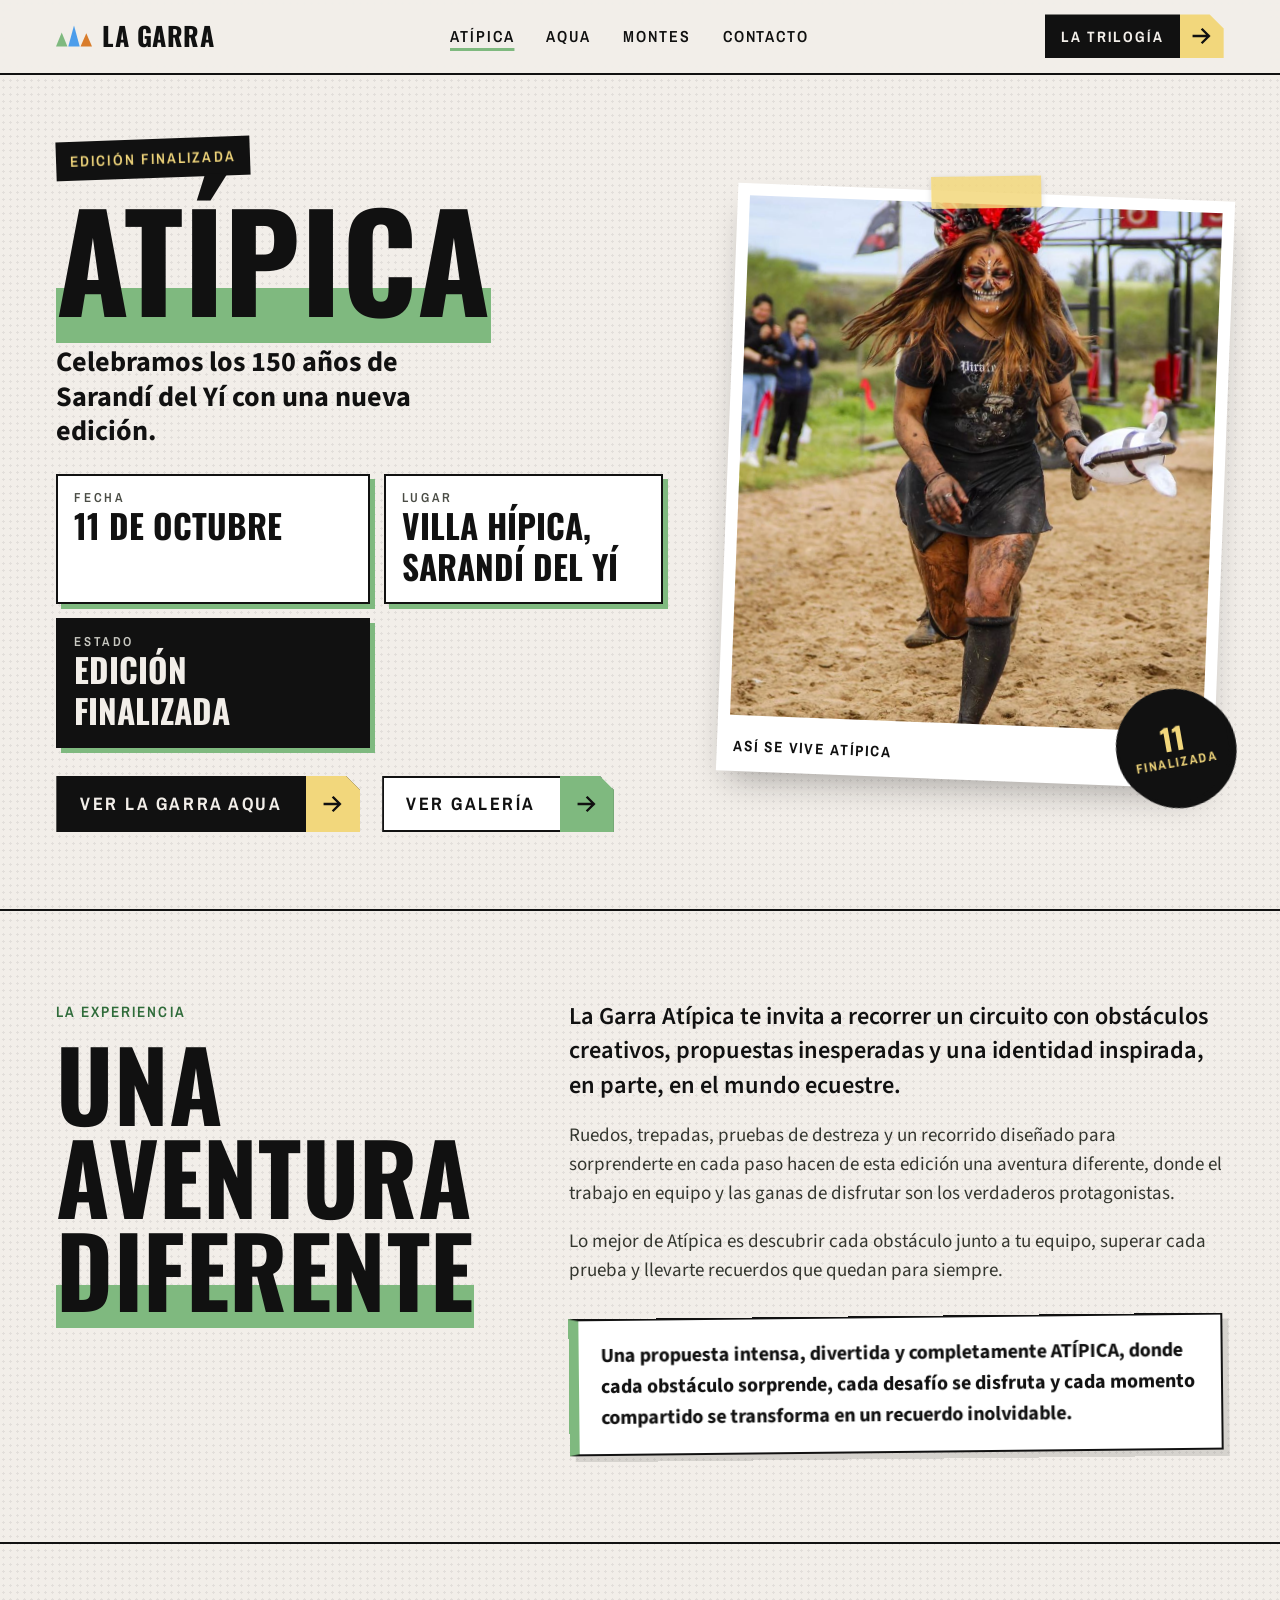
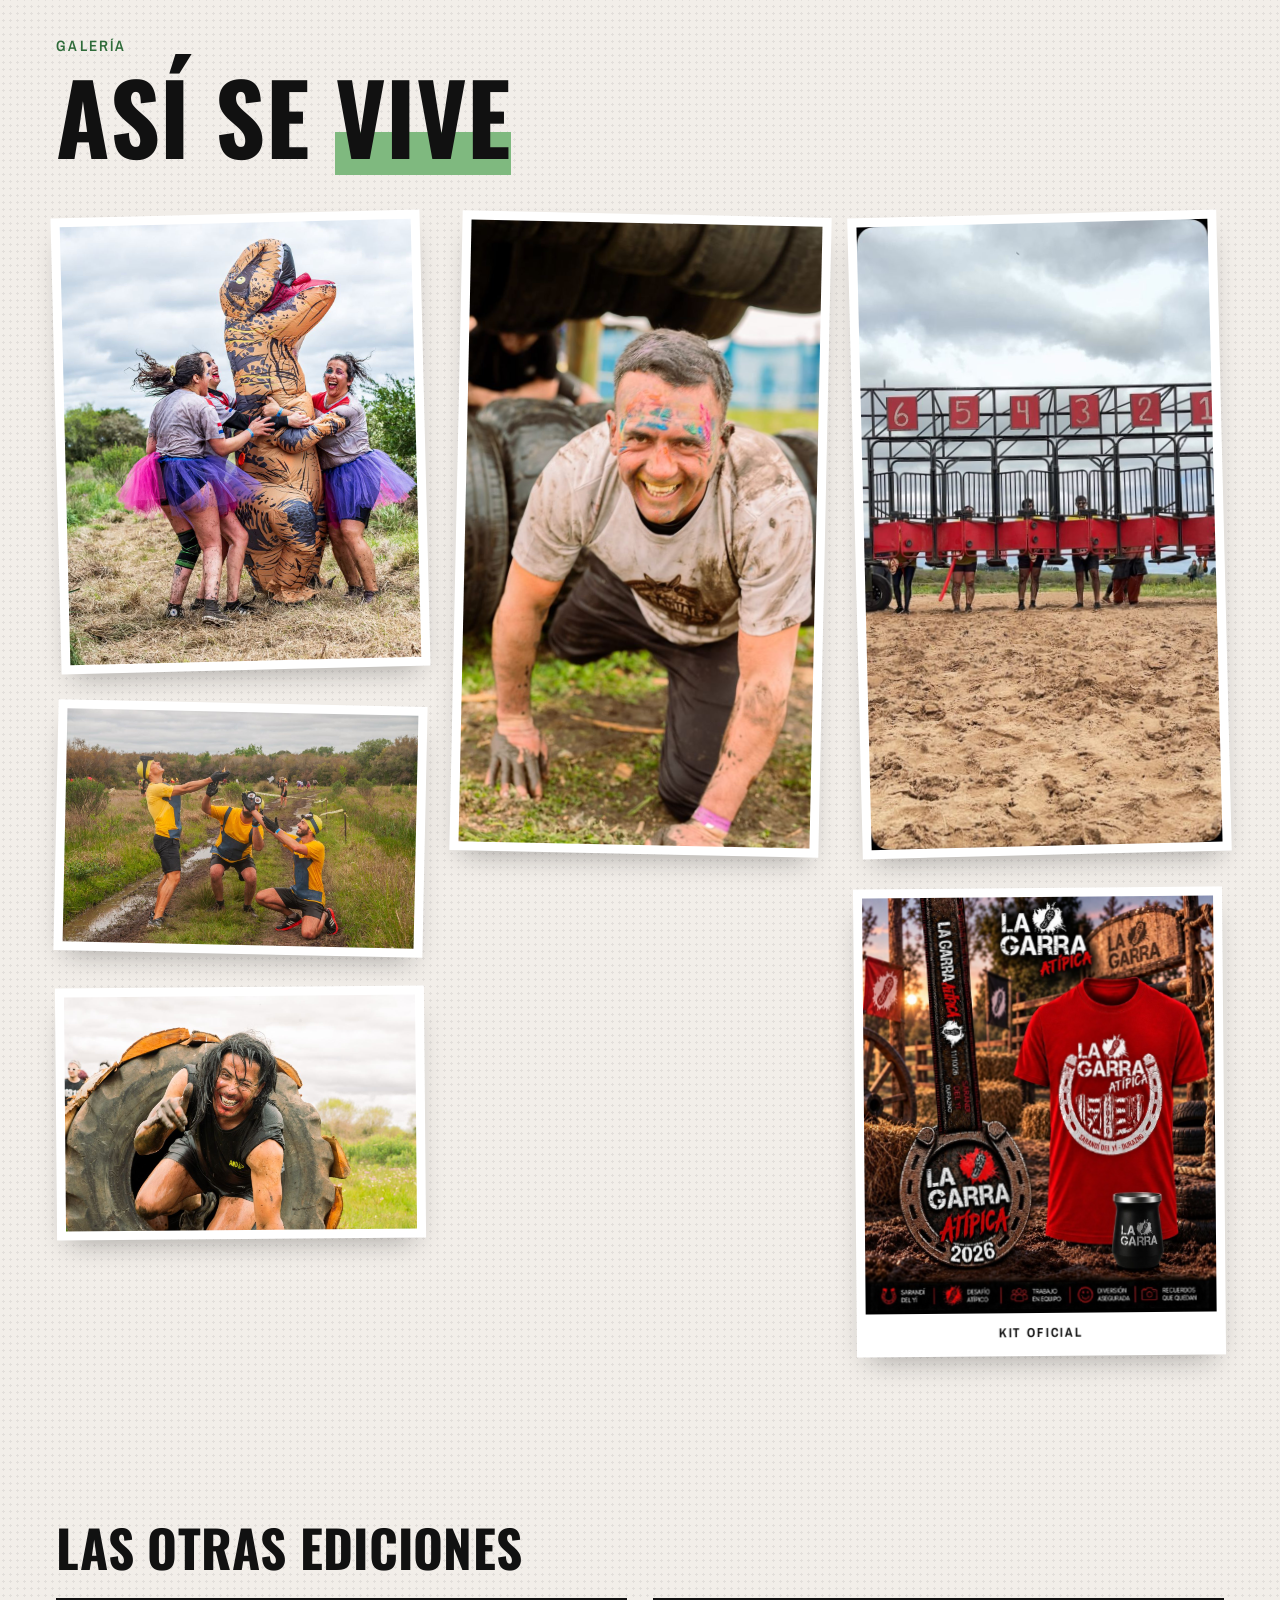
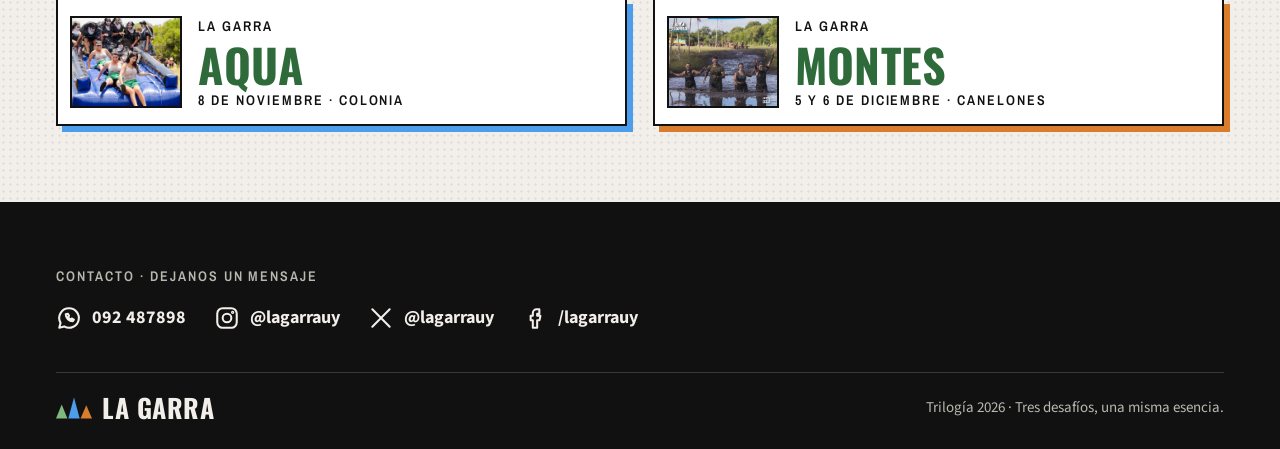
<file: atipica.html>
<!doctype html>
<html lang="es">
<head>
<meta charset="utf-8">
<meta name="viewport" content="width=device-width, initial-scale=1">
<title>La Garra Atípica 2026 — Edición finalizada</title>
<meta name="description" content="La Garra Atípica 2026 se realizó el 11 de octubre en Villa Hípica, Sarandí del Yí (Durazno). Edición finalizada.">
<meta name="theme-color" content="#F2EEE9">
<link rel="preconnect" href="https://fonts.googleapis.com">
<link rel="preconnect" href="https://fonts.gstatic.com" crossorigin>
<link href="https://fonts.googleapis.com/css2?family=Archivo+Narrow:wght@500;600;700&family=Oswald:wght@500;600;700&family=Source+Sans+3:wght@400;600;700&display=swap" rel="stylesheet">
<link rel="stylesheet" href="css/style.css?v=mobile-20261013">
</head>
<body>
<div class="gp" id="top" style="--ac:#7FB97F;--ad:#2f6b3a">
<svg width="0" height="0" style="position:absolute" aria-hidden="true" focusable="false">
  <defs>
    <symbol id="topo" viewBox="0 0 800 800">
      <g fill="none" stroke="currentColor" stroke-width="1.6">
        <path vector-effect="non-scaling-stroke" d="M400 30C560 20 720 110 760 260C800 410 730 560 620 650C500 750 320 780 190 690C70 600 20 450 60 310C100 170 250 40 400 30Z"/>
        <path vector-effect="non-scaling-stroke" transform="rotate(7 400 400) translate(400 400) scale(.9) translate(-400 -400)" d="M400 30C560 20 720 110 760 260C800 410 730 560 620 650C500 750 320 780 190 690C70 600 20 450 60 310C100 170 250 40 400 30Z"/>
        <path vector-effect="non-scaling-stroke" transform="rotate(-6 400 400) translate(400 400) scale(.79) translate(-400 -400)" d="M400 30C560 20 720 110 760 260C800 410 730 560 620 650C500 750 320 780 190 690C70 600 20 450 60 310C100 170 250 40 400 30Z"/>
        <path vector-effect="non-scaling-stroke" transform="rotate(13 400 400) translate(400 400) scale(.68) translate(-400 -400)" d="M400 30C560 20 720 110 760 260C800 410 730 560 620 650C500 750 320 780 190 690C70 600 20 450 60 310C100 170 250 40 400 30Z"/>
        <path vector-effect="non-scaling-stroke" transform="rotate(-11 400 400) translate(400 400) scale(.57) translate(-400 -400)" d="M400 30C560 20 720 110 760 260C800 410 730 560 620 650C500 750 320 780 190 690C70 600 20 450 60 310C100 170 250 40 400 30Z"/>
        <path vector-effect="non-scaling-stroke" transform="rotate(21 400 400) translate(400 400) scale(.46) translate(-400 -400)" d="M400 30C560 20 720 110 760 260C800 410 730 560 620 650C500 750 320 780 190 690C70 600 20 450 60 310C100 170 250 40 400 30Z"/>
        <path vector-effect="non-scaling-stroke" transform="rotate(-16 400 400) translate(400 400) scale(.35) translate(-400 -400)" d="M400 30C560 20 720 110 760 260C800 410 730 560 620 650C500 750 320 780 190 690C70 600 20 450 60 310C100 170 250 40 400 30Z"/>
        <path vector-effect="non-scaling-stroke" transform="rotate(30 400 400) translate(400 400) scale(.24) translate(-400 -400)" d="M400 30C560 20 720 110 760 260C800 410 730 560 620 650C500 750 320 780 190 690C70 600 20 450 60 310C100 170 250 40 400 30Z"/>
        <path vector-effect="non-scaling-stroke" transform="rotate(-24 400 400) translate(400 400) scale(.13) translate(-400 -400)" d="M400 30C560 20 720 110 760 260C800 410 730 560 620 650C500 750 320 780 190 690C70 600 20 450 60 310C100 170 250 40 400 30Z"/>
      </g>
    </symbol>
    <symbol id="splat" viewBox="0 0 240 210">
      <path fill="currentColor" d="M62 34C82-8 134-4 152 28C178 22 208 42 202 72C228 92 218 134 186 142C181 172 140 188 114 168C90 188 44 178 40 148C10 138 4 98 30 82C20 62 36 42 62 34Z"/>
      <circle fill="currentColor" cx="226" cy="38" r="9"/>
      <circle fill="currentColor" cx="14" cy="184" r="7"/>
      <circle fill="currentColor" cx="212" cy="190" r="11"/>
      <circle fill="currentColor" cx="104" cy="6" r="6"/>
      <circle fill="currentColor" cx="8" cy="20" r="5"/>
    </symbol>
    <symbol id="arrow" viewBox="0 0 24 24">
      <path d="M3 12h16M12.5 5l7 7-7 7" fill="none" stroke="currentColor" stroke-width="2.6" stroke-linecap="square" stroke-linejoin="miter"/>
    </symbol>
    <filter id="grain" x="0" y="0" width="100%" height="100%">
      <feTurbulence type="fractalNoise" baseFrequency=".85" numOctaves="2" stitchTiles="stitch" result="n"/>
      <feColorMatrix type="matrix" values="0 0 0 0 1  0 0 0 0 1  0 0 0 0 1  0 0 0 .9 -.25"/>
    </filter>
  <symbol id="garra" viewBox="0 0 82 48"><path fill="#7FB97F" d="M0 48 13 16 26 48Z"/><path fill="#4C9DEB" d="M28 48 41 0 54 48Z"/><path fill="#D97C2B" d="M56 48 69 18 82 48Z"/></symbol><symbol id="garra" viewBox="0 0 82 48"><path fill="#7FB97F" d="M0 48 13 16 26 48Z"/><path fill="#4C9DEB" d="M28 48 41 0 54 48Z"/><path fill="#D97C2B" d="M56 48 69 18 82 48Z"/></symbol><symbol id="garra" viewBox="0 0 82 48"><path fill="#7FB97F" d="M0 48 13 16 26 48Z"/><path fill="#4C9DEB" d="M28 48 41 0 54 48Z"/><path fill="#D97C2B" d="M56 48 69 18 82 48Z"/></symbol><symbol id="garra" viewBox="0 0 82 48"><path fill="#7FB97F" d="M0 48 13 16 26 48Z"/><path fill="#4C9DEB" d="M28 48 41 0 54 48Z"/><path fill="#D97C2B" d="M56 48 69 18 82 48Z"/></symbol><symbol id="garra" viewBox="0 0 82 48"><path fill="#7FB97F" d="M0 48 13 16 26 48Z"/><path fill="#4C9DEB" d="M28 48 41 0 54 48Z"/><path fill="#D97C2B" d="M56 48 69 18 82 48Z"/></symbol><symbol id="garra" viewBox="0 0 82 48"><path fill="#7FB97F" d="M0 48 13 16 26 48Z"/><path fill="#4C9DEB" d="M28 48 41 0 54 48Z"/><path fill="#D97C2B" d="M56 48 69 18 82 48Z"/></symbol><symbol id="garra" viewBox="0 0 82 48"><path fill="#7FB97F" d="M0 48 13 16 26 48Z"/><path fill="#4C9DEB" d="M28 48 41 0 54 48Z"/><path fill="#D97C2B" d="M56 48 69 18 82 48Z"/></symbol><symbol id="garra" viewBox="0 0 82 48"><path fill="#7FB97F" d="M0 48 13 16 26 48Z"/><path fill="#4C9DEB" d="M28 48 41 0 54 48Z"/><path fill="#D97C2B" d="M56 48 69 18 82 48Z"/></symbol></defs>
</svg>
<header class="hdr"><div class="wrap hdr-in">
<a class="wm" href="index.html" aria-label="La Garra, inicio"><svg aria-hidden="true"><use href="#garra"/></svg><span>La Garra</span></a>
<nav class="nav" aria-label="Principal"><a href="atipica.html" style="--c:#7FB97F" aria-current="page">Atípica</a><a href="aqua.html" style="--c:#4C9DEB">Aqua</a><a href="montes.html" style="--c:#D97C2B">Montes</a><a href="contacto.html">Contacto</a></nav>
<a class="btn btn-sm" href="index.html"><span class="bt">La Trilogía</span><span class="ba" aria-hidden="true"><svg><use href="#arrow"/></svg></span></a>
</div></header>
<main>
<section class="eh wrap" aria-labelledby="h1">
<div>
<p class="chipx sub up done">Edición finalizada</p>
<h1 id="h1" class="ttl up d1"><span class="u">Atípica</span></h1>
<p class="tag up d2">Celebramos los 150 años de Sarandí del Yí con una nueva edición.</p>
<div class="facts up d2"><p class="fact"><span class="sub">Fecha</span><b data-edit-id="atipica-date">11 de octubre</b></p><p class="fact"><span class="sub">Lugar</span><b data-edit-id="atipica-place">Villa Hípica, Sarandí del Yí</b></p><p class="fact st"><span class="sub">Estado</span><b>Edición finalizada</b></p></div>
<div class="btns up d3"><a class="btn full" href="aqua.html"><span class="bt">Ver La Garra Aqua</span><span class="ba" aria-hidden="true"><svg><use href="#arrow"/></svg></span></a><a class="btn o full" href="#galeria"><span class="bt">Ver galería</span><span class="ba" aria-hidden="true"><svg><use href="#arrow"/></svg></span></a></div>
</div>
<div style="position:relative;justify-self:center;width:100%;max-width:520px"><figure class="pol up d2"><img src="img/atipica/corriendo-disfraz.jpg" alt="Participante disfrazada, con corona de flores y maquillaje, corriendo con un caballito de palo"><figcaption>Así se vive Atípica</figcaption></figure><div class="dstamp done" aria-hidden="true"><span><b>11</b><i>Finalizada</i></span></div></div>
</section>
<section class="exp sec" aria-labelledby="hx"><div class="wrap exp-g">
<div><p class="sub" style="font-size:15px;color:var(--ad)">La experiencia</p><h2 id="hx" class="h2 ttl"><span data-edit-id="atipica-experience-title">Una aventura </span> <span class="hl" data-edit-id="atipica-experience-highlight">diferente</span></h2></div>
<div><p class="lead2" data-edit-id="atipica-experience-intro">La Garra Atípica te invita a recorrer un circuito con obstáculos creativos, propuestas inesperadas y una identidad inspirada, en parte, en el mundo ecuestre.</p><p class="b" data-edit-id="atipica-experience-paragraph-1">Ruedos, trepadas, pruebas de destreza y un recorrido diseñado para sorprenderte en cada paso hacen de esta edición una aventura diferente, donde el trabajo en equipo y las ganas de disfrutar son los verdaderos protagonistas.</p><p class="b" data-edit-id="atipica-experience-paragraph-2">Lo mejor de Atípica es descubrir cada obstáculo junto a tu equipo, superar cada prueba y llevarte recuerdos que quedan para siempre.</p><p class="note" data-edit-id="atipica-experience-note">Una propuesta intensa, divertida y completamente ATÍPICA, donde cada obstáculo sorprende, cada desafío se disfruta y cada momento compartido se transforma en un recuerdo inolvidable.</p></div>
</div></section>

<section id="galeria" class="gal sec" aria-labelledby="hg"><div class="wrap">
<p class="sub" style="font-size:15px;color:var(--ad)">Galería</p><h2 id="hg" class="h2 ttl">Así se <span class="u" style="background:linear-gradient(transparent 62%,var(--ac) 62% 92%,transparent 92%)">vive</span></h2>
<div class="gal-g"><figure><img src="img/atipica/abrazo-dinosaurio.jpg" alt="Un grupo de amigas disfrazadas abrazando a una persona con disfraz inflable de dinosaurio" loading="lazy"></figure><figure><img src="img/atipica/trio-amarillo.jpg" alt="Tres participantes con camisetas amarillas y máscaras posando entre el barro y el pasto" loading="lazy"></figure><figure><img src="img/atipica/neumatico-sonrisa.jpg" alt="Participante sonriendo y levantando el pulgar al salir de un neumático gigante" loading="lazy"></figure><figure><img src="img/atipica/arrastre-neumaticos.jpg" alt="Participante embarrado sonriendo mientras se arrastra bajo una pila de neumáticos" loading="lazy"></figure><figure><img src="img/atipica/largada.jpg" alt="Equipos esperando la largada detrás de los boxes numerados, sobre una pista de arena" loading="lazy"></figure><figure><img src="img/kit-atipica.jpg" alt="Kit oficial de La Garra Atípica: medalla, camiseta y accesorios" loading="lazy"><figcaption>Kit oficial</figcaption></figure></div></div></section>

<section class="oth" aria-labelledby="ho"><div class="wrap"><h2 id="ho" class="ttl" style="font-size:clamp(32px,4cqw,52px)">Las otras ediciones</h2>
<ul class="kg" style="margin-top:26px;grid-template-columns:repeat(auto-fit,minmax(min(360px,100%),1fr))"><li><a class="mini" href="aqua.html" style="--c:#4C9DEB"><img src="img/aqua/tobogan-grupo.jpg" alt=""><span><span class="sub" style="font-size:14px">La Garra</span><span class="ttl nm" style="display:block;margin-top:2px;font-size:clamp(34px,3.6cqw,46px)">Aqua</span><span class="sub" style="display:block;margin-top:4px;font-size:14px"><span data-edit-id="aqua-date">8 de noviembre · Colonia</span></span></span></a></li><li><a class="mini" href="montes.html" style="--c:#D97C2B"><img src="img/montes/cuatro-barro.jpg" alt=""><span><span class="sub" style="font-size:14px">La Garra</span><span class="ttl nm" style="display:block;margin-top:2px;font-size:clamp(34px,3.6cqw,46px)">Montes</span><span class="sub" style="display:block;margin-top:4px;font-size:14px"><span data-edit-id="montes-date">5 y 6 de diciembre · Canelones</span></span></span></a></li></ul></div></section>
</main>
<footer class="ft2"><div class="wrap">
<p class="sub"><a href="contacto.html">Contacto · Dejanos un mensaje</a></p>
<ul class="ct" aria-label="Contacto" style="margin-top:6px"><li><a data-social-id="social-whatsapp" href="https://wa.me/59892487898" target="_blank" rel="noopener" aria-label="WhatsApp 092 487898 (se abre en una pestaña nueva)"><svg viewBox="0 0 24 24" fill="none" stroke="currentColor" stroke-width="1.9" stroke-linecap="round" stroke-linejoin="round" aria-hidden="true" focusable="false"><path d="M12 3a9 9 0 0 0-7.8 13.5L3 21l4.6-1.2A9 9 0 1 0 12 3z"/><path d="M9 8.5c0 3.5 3 6.5 6.5 6.5l1-1.5-2-1-1 .8a5 5 0 0 1-2.3-2.3l.8-1-1-2z"/></svg><span>092 487898</span></a></li><li><a data-social-id="social-instagram" href="https://www.instagram.com/lagarrauy" target="_blank" rel="noopener" aria-label="Instagram @lagarrauy (se abre en una pestaña nueva)"><svg viewBox="0 0 24 24" fill="none" stroke="currentColor" stroke-width="1.9" stroke-linecap="round" stroke-linejoin="round" aria-hidden="true" focusable="false"><rect x="3" y="3" width="18" height="18" rx="5"/><circle cx="12" cy="12" r="4"/><circle cx="17.2" cy="6.8" r=".6"/></svg><span>@lagarrauy</span></a></li><li><a data-social-id="social-twitter" href="https://twitter.com/lagarrauy" target="_blank" rel="noopener" aria-label="Twitter @lagarrauy (se abre en una pestaña nueva)"><svg viewBox="0 0 24 24" fill="none" stroke="currentColor" stroke-width="1.9" stroke-linecap="round" stroke-linejoin="round" aria-hidden="true" focusable="false"><path d="M4 4l16 16M20 4L4 20"/></svg><span>@lagarrauy</span></a></li><li><a data-social-id="social-facebook" href="https://www.facebook.com/lagarrauy" target="_blank" rel="noopener" aria-label="Facebook /lagarrauy (se abre en una pestaña nueva)"><svg viewBox="0 0 24 24" fill="none" stroke="currentColor" stroke-width="1.9" stroke-linecap="round" stroke-linejoin="round" aria-hidden="true" focusable="false"><path d="M14 8h2V4h-2.5A3.5 3.5 0 0 0 10 7.5V10H8v4h2v7h4v-7h2.2l.8-4H14V8z"/></svg><span>/lagarrauy</span></a></li></ul>
<div class="row"><a class="wm" href="#top" aria-label="La Garra, volver arriba"><svg aria-hidden="true"><use href="#garra"/></svg><span>La Garra</span></a><p>Trilogía 2026 · Tres desafíos, una misma esencia.</p></div>
</div></footer>
</div>
<script src="js/config.js" defer></script>
<script src="js/api.js" defer></script>
<script src="js/content.js" defer></script>
<script src="js/main.js" defer></script>
</body>
</html>
</file>
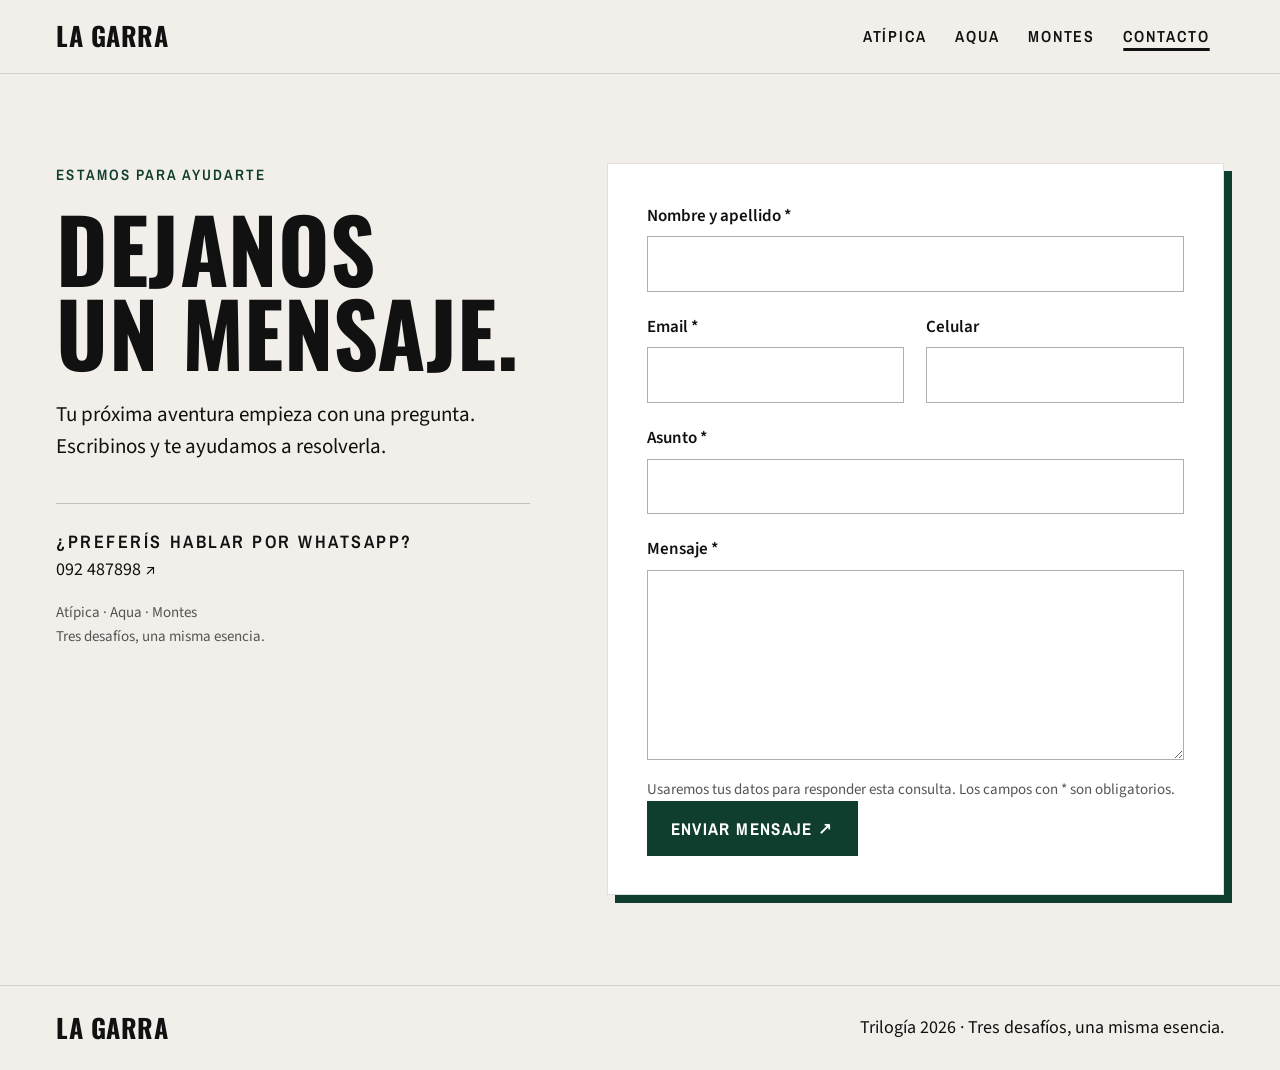
<file: contacto.html>
<!doctype html>
<html lang="es">
<head><meta charset="utf-8"><meta name="viewport" content="width=device-width, initial-scale=1">
<title>Contacto — La Garra 2026</title><meta name="description" content="Dejanos tu consulta sobre La Garra. Estamos para ayudarte a vivir tu próxima aventura.">
<link rel="preconnect" href="https://fonts.googleapis.com"><link rel="preconnect" href="https://fonts.gstatic.com" crossorigin>
<link href="https://fonts.googleapis.com/css2?family=Archivo+Narrow:wght@500;600;700&family=Oswald:wght@500;600;700&family=Source+Sans+3:wght@400;600;700&display=swap" rel="stylesheet">
<link rel="stylesheet" href="css/style.css?v=mobile-20261013"><link rel="stylesheet" href="css/forms.css?v=mobile-20261013">
<script src="js/config.js" defer></script><script src="js/api.js" defer></script><script src="js/contact.js" defer></script><script defer src="js/content.js"></script></head>
<body><div class="gp form-page">
<header class="hdr"><div class="wrap hdr-in"><a class="wm" href="index.html">La Garra</a><nav class="nav" aria-label="Principal"><a href="atipica.html">Atípica</a><a href="aqua.html">Aqua</a><a href="montes.html">Montes</a><a href="contacto.html" aria-current="page">Contacto</a></nav></div></header>
<main class="wrap"><div class="contact-layout"><section><p class="sub kicker">Estamos para ayudarte</p><h1 class="ttl">Dejanos<br>un mensaje.</h1><p class="intro">Tu próxima aventura empieza con una pregunta. Escribinos y te ayudamos a resolverla.</p><div class="contact-aside"><p class="sub">¿Preferís hablar por WhatsApp?</p><p><a data-social-id="social-whatsapp" href="https://wa.me/59892487898" target="_blank" rel="noopener noreferrer">092 487898 ↗</a></p><p class="form-note">Atípica · Aqua · Montes<br>Tres desafíos, una misma esencia.</p></div></section>
<form id="contact-form" class="form-card"><div class="form-grid">
<div class="wide"><label for="name">Nombre y apellido *</label><input id="name" name="name" autocomplete="name" maxlength="120" required></div>
<div><label for="email">Email *</label><input id="email" name="email" type="email" autocomplete="email" maxlength="254" required></div>
<div><label for="phone">Celular</label><input id="phone" name="phone" type="tel" autocomplete="tel" maxlength="40"></div>
<div class="wide"><label for="subject">Asunto *</label><input id="subject" name="subject" maxlength="160" required></div>
<div class="wide"><label for="message">Mensaje *</label><textarea id="message" name="message" maxlength="5000" rows="6" required></textarea></div>
<div class="honeypot" aria-hidden="true"><label for="website">Sitio web</label><input id="website" name="website" tabindex="-1" autocomplete="off"></div>
</div><p class="form-note">Usaremos tus datos para responder esta consulta. Los campos con * son obligatorios.</p><p class="status" id="contact-status" role="status" aria-live="polite"></p><button type="submit">Enviar mensaje ↗</button><noscript><p>Activá JavaScript para enviar el formulario o escribinos por WhatsApp.</p></noscript></form>
</div></main><footer class="wrap simple-footer"><a class="wm" href="index.html">La Garra</a><p>Trilogía 2026 · Tres desafíos, una misma esencia.</p></footer></div></body></html>
</file>
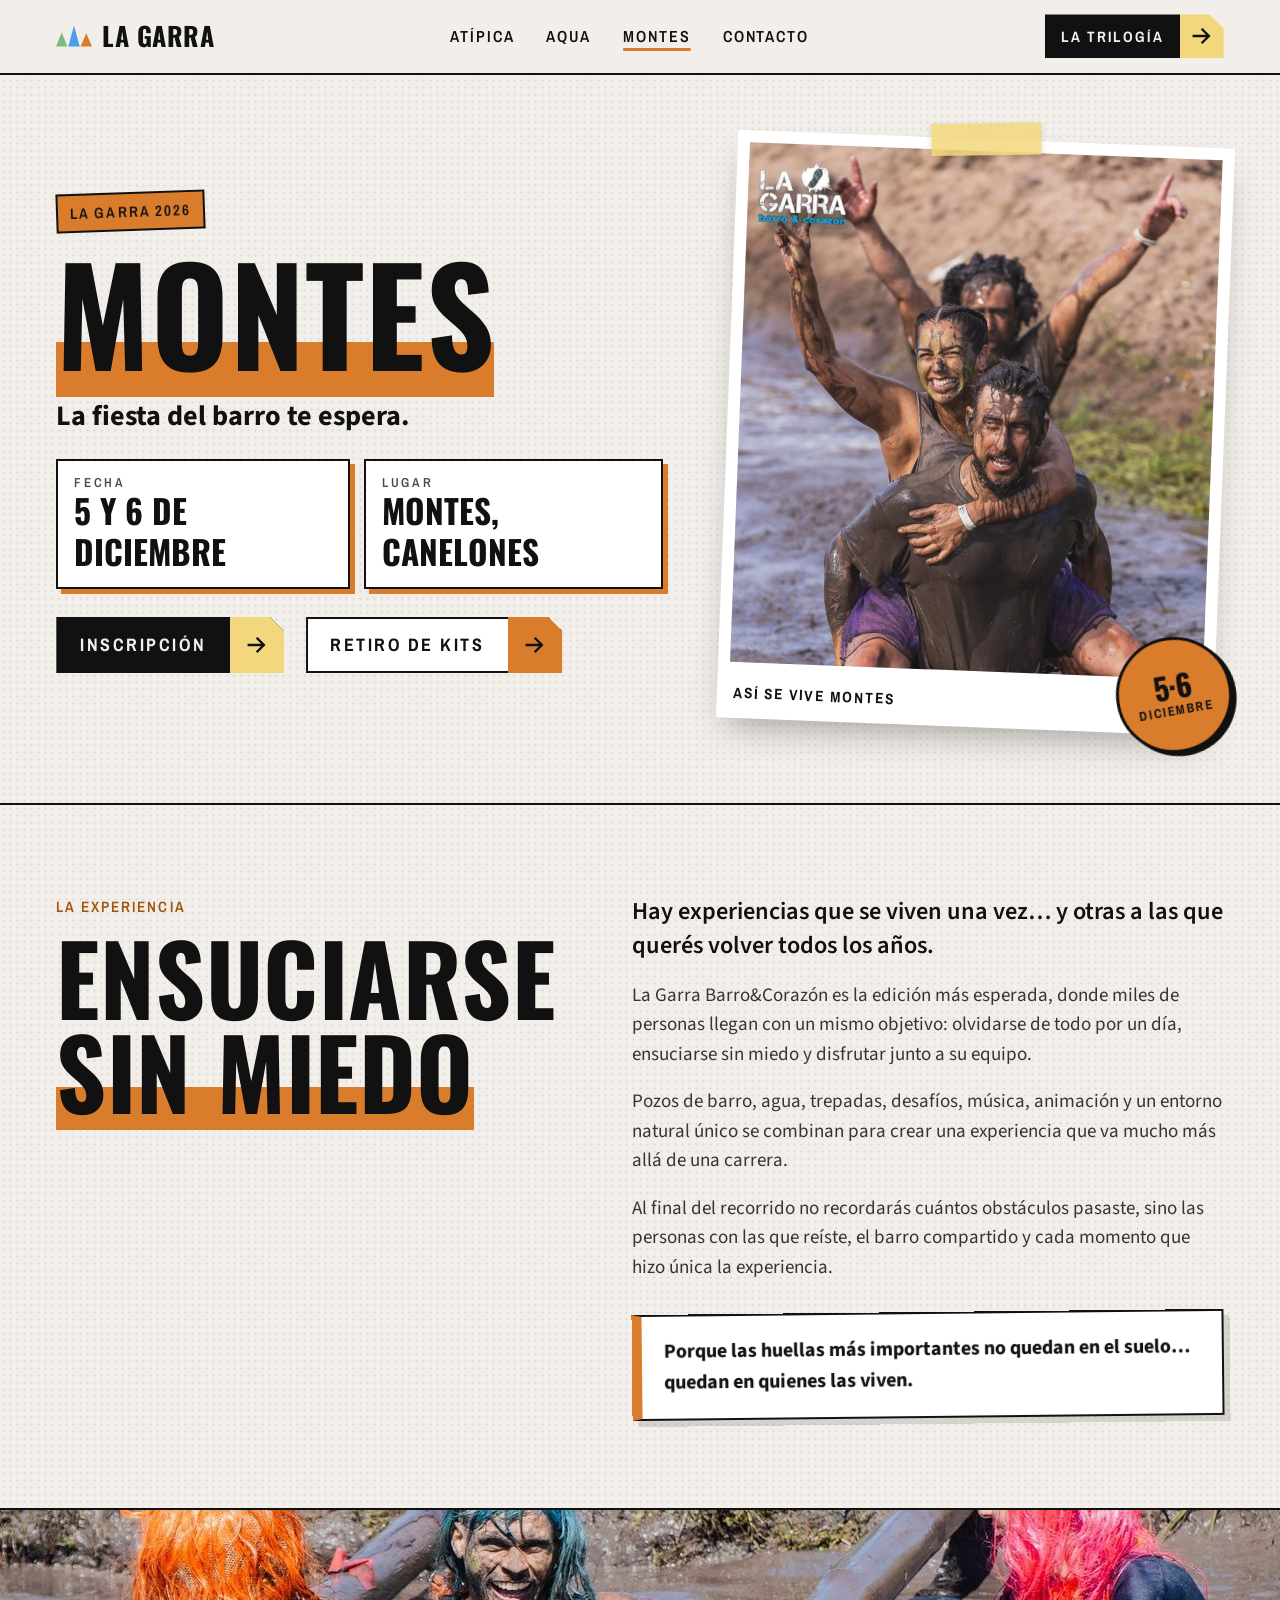
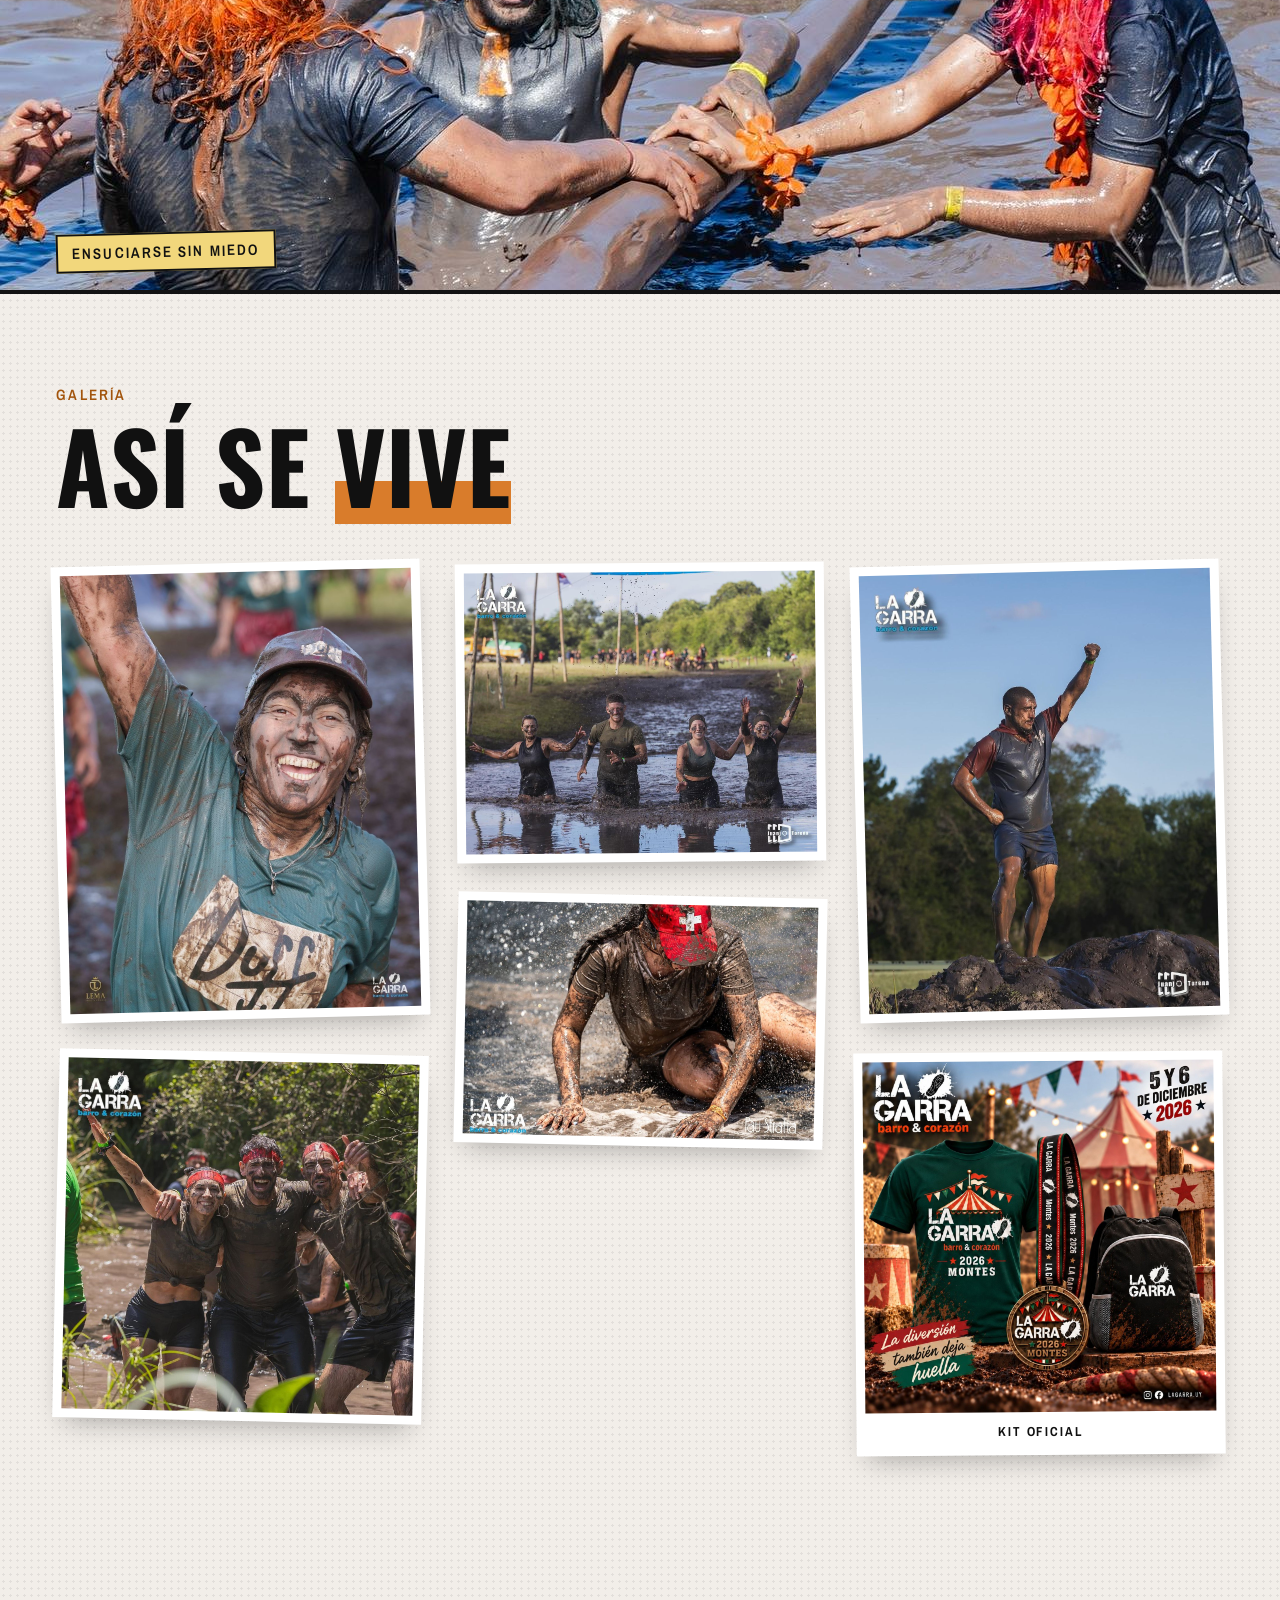
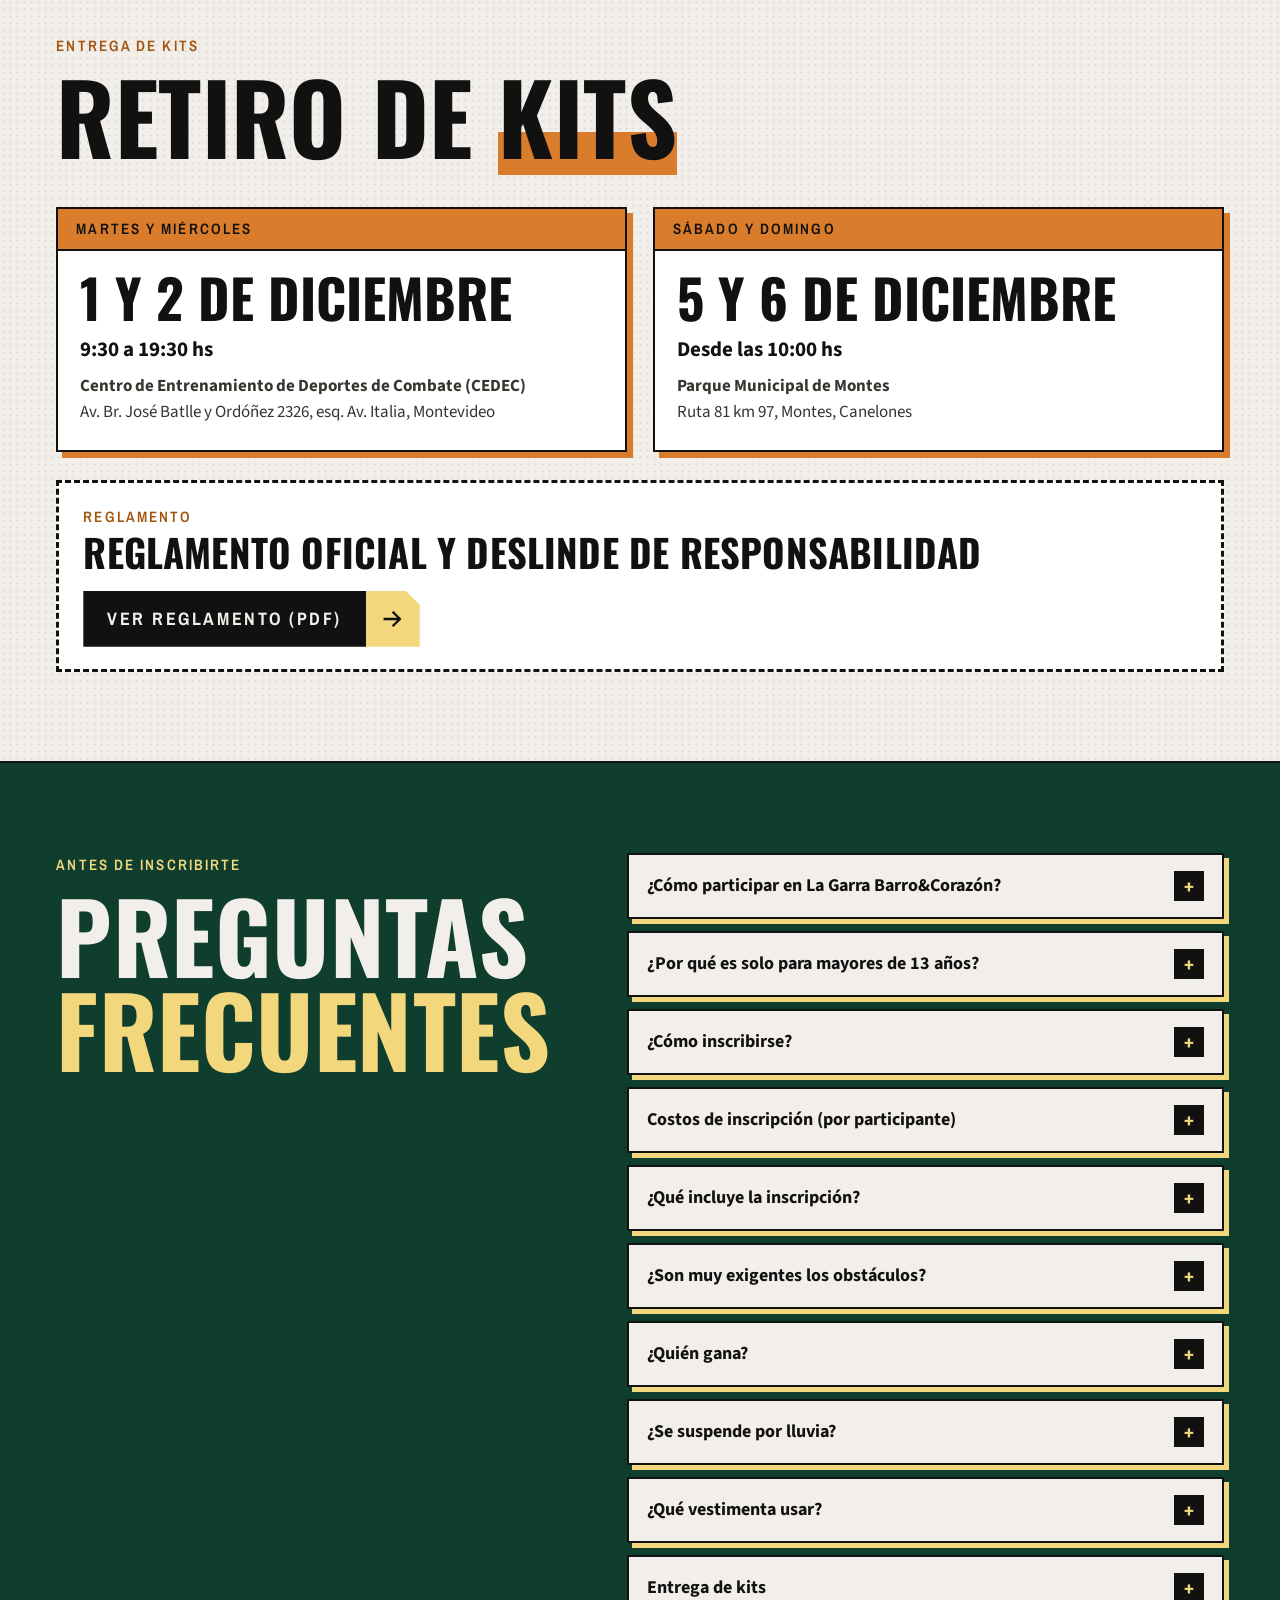
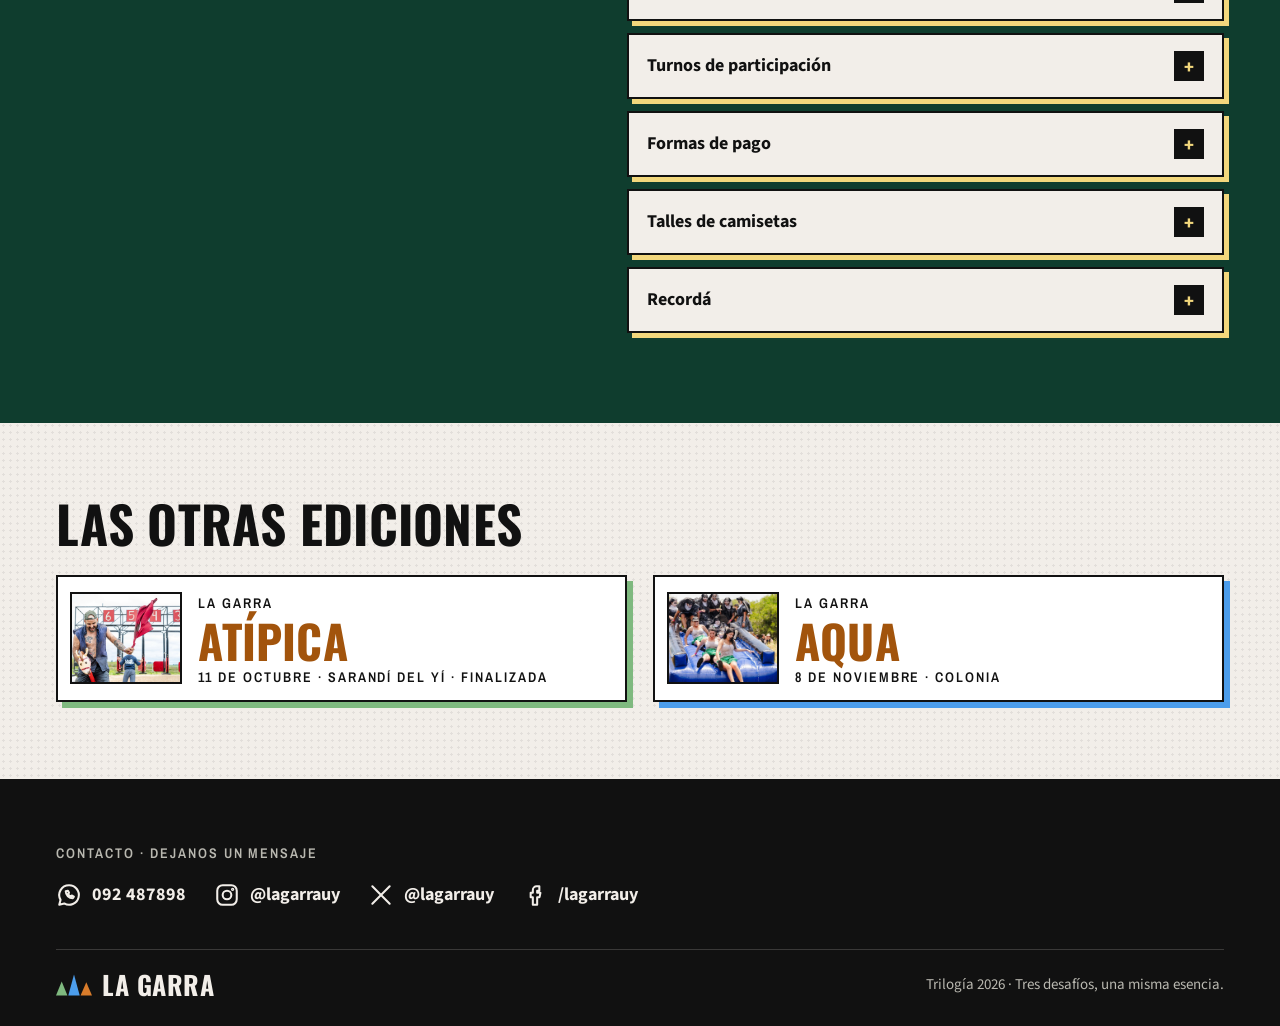
<file: montes.html>
<!doctype html>
<html lang="es">
<head>
<meta charset="utf-8">
<meta name="viewport" content="width=device-width, initial-scale=1">
<title>La Garra Montes (Barro&amp;Corazón) 2026 — 5 y 6 de diciembre, Canelones</title>
<meta name="description" content="La Garra Montes 2026 (Barro&amp;Corazón): 5 y 6 de diciembre en Montes, Canelones.">
<meta name="theme-color" content="#F2EEE9">
<link rel="preconnect" href="https://fonts.googleapis.com">
<link rel="preconnect" href="https://fonts.gstatic.com" crossorigin>
<link href="https://fonts.googleapis.com/css2?family=Archivo+Narrow:wght@500;600;700&family=Oswald:wght@500;600;700&family=Source+Sans+3:wght@400;600;700&display=swap" rel="stylesheet">
<link rel="stylesheet" href="css/style.css?v=mobile-20261013">
</head>
<body>
<div class="gp" id="top" style="--ac:#D97C2B;--ad:#a2540c">
<svg width="0" height="0" style="position:absolute" aria-hidden="true" focusable="false">
  <defs>
    <symbol id="topo" viewBox="0 0 800 800">
      <g fill="none" stroke="currentColor" stroke-width="1.6">
        <path vector-effect="non-scaling-stroke" d="M400 30C560 20 720 110 760 260C800 410 730 560 620 650C500 750 320 780 190 690C70 600 20 450 60 310C100 170 250 40 400 30Z"/>
        <path vector-effect="non-scaling-stroke" transform="rotate(7 400 400) translate(400 400) scale(.9) translate(-400 -400)" d="M400 30C560 20 720 110 760 260C800 410 730 560 620 650C500 750 320 780 190 690C70 600 20 450 60 310C100 170 250 40 400 30Z"/>
        <path vector-effect="non-scaling-stroke" transform="rotate(-6 400 400) translate(400 400) scale(.79) translate(-400 -400)" d="M400 30C560 20 720 110 760 260C800 410 730 560 620 650C500 750 320 780 190 690C70 600 20 450 60 310C100 170 250 40 400 30Z"/>
        <path vector-effect="non-scaling-stroke" transform="rotate(13 400 400) translate(400 400) scale(.68) translate(-400 -400)" d="M400 30C560 20 720 110 760 260C800 410 730 560 620 650C500 750 320 780 190 690C70 600 20 450 60 310C100 170 250 40 400 30Z"/>
        <path vector-effect="non-scaling-stroke" transform="rotate(-11 400 400) translate(400 400) scale(.57) translate(-400 -400)" d="M400 30C560 20 720 110 760 260C800 410 730 560 620 650C500 750 320 780 190 690C70 600 20 450 60 310C100 170 250 40 400 30Z"/>
        <path vector-effect="non-scaling-stroke" transform="rotate(21 400 400) translate(400 400) scale(.46) translate(-400 -400)" d="M400 30C560 20 720 110 760 260C800 410 730 560 620 650C500 750 320 780 190 690C70 600 20 450 60 310C100 170 250 40 400 30Z"/>
        <path vector-effect="non-scaling-stroke" transform="rotate(-16 400 400) translate(400 400) scale(.35) translate(-400 -400)" d="M400 30C560 20 720 110 760 260C800 410 730 560 620 650C500 750 320 780 190 690C70 600 20 450 60 310C100 170 250 40 400 30Z"/>
        <path vector-effect="non-scaling-stroke" transform="rotate(30 400 400) translate(400 400) scale(.24) translate(-400 -400)" d="M400 30C560 20 720 110 760 260C800 410 730 560 620 650C500 750 320 780 190 690C70 600 20 450 60 310C100 170 250 40 400 30Z"/>
        <path vector-effect="non-scaling-stroke" transform="rotate(-24 400 400) translate(400 400) scale(.13) translate(-400 -400)" d="M400 30C560 20 720 110 760 260C800 410 730 560 620 650C500 750 320 780 190 690C70 600 20 450 60 310C100 170 250 40 400 30Z"/>
      </g>
    </symbol>
    <symbol id="splat" viewBox="0 0 240 210">
      <path fill="currentColor" d="M62 34C82-8 134-4 152 28C178 22 208 42 202 72C228 92 218 134 186 142C181 172 140 188 114 168C90 188 44 178 40 148C10 138 4 98 30 82C20 62 36 42 62 34Z"/>
      <circle fill="currentColor" cx="226" cy="38" r="9"/>
      <circle fill="currentColor" cx="14" cy="184" r="7"/>
      <circle fill="currentColor" cx="212" cy="190" r="11"/>
      <circle fill="currentColor" cx="104" cy="6" r="6"/>
      <circle fill="currentColor" cx="8" cy="20" r="5"/>
    </symbol>
    <symbol id="arrow" viewBox="0 0 24 24">
      <path d="M3 12h16M12.5 5l7 7-7 7" fill="none" stroke="currentColor" stroke-width="2.6" stroke-linecap="square" stroke-linejoin="miter"/>
    </symbol>
    <filter id="grain" x="0" y="0" width="100%" height="100%">
      <feTurbulence type="fractalNoise" baseFrequency=".85" numOctaves="2" stitchTiles="stitch" result="n"/>
      <feColorMatrix type="matrix" values="0 0 0 0 1  0 0 0 0 1  0 0 0 0 1  0 0 0 .9 -.25"/>
    </filter>
  <symbol id="garra" viewBox="0 0 82 48"><path fill="#7FB97F" d="M0 48 13 16 26 48Z"/><path fill="#4C9DEB" d="M28 48 41 0 54 48Z"/><path fill="#D97C2B" d="M56 48 69 18 82 48Z"/></symbol><symbol id="garra" viewBox="0 0 82 48"><path fill="#7FB97F" d="M0 48 13 16 26 48Z"/><path fill="#4C9DEB" d="M28 48 41 0 54 48Z"/><path fill="#D97C2B" d="M56 48 69 18 82 48Z"/></symbol><symbol id="garra" viewBox="0 0 82 48"><path fill="#7FB97F" d="M0 48 13 16 26 48Z"/><path fill="#4C9DEB" d="M28 48 41 0 54 48Z"/><path fill="#D97C2B" d="M56 48 69 18 82 48Z"/></symbol><symbol id="garra" viewBox="0 0 82 48"><path fill="#7FB97F" d="M0 48 13 16 26 48Z"/><path fill="#4C9DEB" d="M28 48 41 0 54 48Z"/><path fill="#D97C2B" d="M56 48 69 18 82 48Z"/></symbol><symbol id="garra" viewBox="0 0 82 48"><path fill="#7FB97F" d="M0 48 13 16 26 48Z"/><path fill="#4C9DEB" d="M28 48 41 0 54 48Z"/><path fill="#D97C2B" d="M56 48 69 18 82 48Z"/></symbol><symbol id="garra" viewBox="0 0 82 48"><path fill="#7FB97F" d="M0 48 13 16 26 48Z"/><path fill="#4C9DEB" d="M28 48 41 0 54 48Z"/><path fill="#D97C2B" d="M56 48 69 18 82 48Z"/></symbol><symbol id="garra" viewBox="0 0 82 48"><path fill="#7FB97F" d="M0 48 13 16 26 48Z"/><path fill="#4C9DEB" d="M28 48 41 0 54 48Z"/><path fill="#D97C2B" d="M56 48 69 18 82 48Z"/></symbol><symbol id="garra" viewBox="0 0 82 48"><path fill="#7FB97F" d="M0 48 13 16 26 48Z"/><path fill="#4C9DEB" d="M28 48 41 0 54 48Z"/><path fill="#D97C2B" d="M56 48 69 18 82 48Z"/></symbol><symbol id="garra" viewBox="0 0 82 48"><path fill="#7FB97F" d="M0 48 13 16 26 48Z"/><path fill="#4C9DEB" d="M28 48 41 0 54 48Z"/><path fill="#D97C2B" d="M56 48 69 18 82 48Z"/></symbol></defs>
</svg>
<header class="hdr"><div class="wrap hdr-in">
<a class="wm" href="index.html" aria-label="La Garra, inicio"><svg aria-hidden="true"><use href="#garra"/></svg><span>La Garra</span></a>
<nav class="nav" aria-label="Principal"><a href="atipica.html" style="--c:#7FB97F">Atípica</a><a href="aqua.html" style="--c:#4C9DEB">Aqua</a><a href="montes.html" style="--c:#D97C2B" aria-current="page">Montes</a><a href="contacto.html">Contacto</a></nav>
<a class="btn btn-sm" href="index.html"><span class="bt">La Trilogía</span><span class="ba" aria-hidden="true"><svg><use href="#arrow"/></svg></span></a>
</div></header>
<main>
<section class="eh wrap" aria-labelledby="h1">
<div>
<p class="chipx sub up">La Garra 2026</p>
<h1 id="h1" class="ttl up d1"><span class="u">Montes</span></h1>
<p class="tag up d2">La fiesta del barro te espera.</p>
<div class="facts up d2"><p class="fact"><span class="sub">Fecha</span><b data-edit-id="montes-date">5 y 6 de diciembre</b></p><p class="fact"><span class="sub">Lugar</span><b data-edit-id="montes-place">Montes, Canelones</b></p></div>
<div class="btns up d3"><a class="btn full" href="https://lagarra.opc.uy/registration" target="_blank" rel="noopener" aria-label="Inscripción (se abre en una pestaña nueva)"><span class="bt">Inscripción</span><span class="ba" aria-hidden="true"><svg><use href="#arrow"/></svg></span></a><a class="btn o full" href="#kits"><span class="bt">Retiro de kits</span><span class="ba" aria-hidden="true"><svg><use href="#arrow"/></svg></span></a></div>
</div>
<div style="position:relative;justify-self:center;width:100%;max-width:520px"><figure class="pol up d2"><img src="img/montes/a-caballito.jpg" alt="Dos participantes embarrados en una cuesta, uno cargando al otro a caballito, con los brazos en alto"><figcaption>Así se vive Montes</figcaption></figure><div data-event-stamp="montes" class="dstamp" aria-hidden="true"><span><b>5·6</b><i>Diciembre</i></span></div></div>
</section>
<section class="exp sec" aria-labelledby="hx"><div class="wrap exp-g">
<div><p class="sub" style="font-size:15px;color:var(--ad)">La experiencia</p><h2 id="hx" class="h2 ttl"><span data-edit-id="montes-experience-title">Ensuciarse </span> <span class="hl" data-edit-id="montes-experience-highlight">sin miedo</span></h2></div>
<div><p class="lead2" data-edit-id="montes-experience-intro">Hay experiencias que se viven una vez… y otras a las que querés volver todos los años.</p><p class="b" data-edit-id="montes-experience-paragraph-1">La Garra Barro&amp;Corazón es la edición más esperada, donde miles de personas llegan con un mismo objetivo: olvidarse de todo por un día, ensuciarse sin miedo y disfrutar junto a su equipo.</p><p class="b" data-edit-id="montes-experience-paragraph-2">Pozos de barro, agua, trepadas, desafíos, música, animación y un entorno natural único se combinan para crear una experiencia que va mucho más allá de una carrera.</p><p class="b" data-edit-id="montes-experience-paragraph-3">Al final del recorrido no recordarás cuántos obstáculos pasaste, sino las personas con las que reíste, el barro compartido y cada momento que hizo única la experiencia.</p><p class="note" data-edit-id="montes-experience-note">Porque las huellas más importantes no quedan en el suelo… quedan en quienes las viven.</p></div>
</div></section>
<div class="mband"><img src="img/montes/pozo-pelucas.jpg" alt="Participantes con pelucas de colores cruzando juntos un pozo de barro con un caño"><span class="sub">Ensuciarse sin miedo</span></div>
<section id="galeria" class="gal sec" aria-labelledby="hg"><div class="wrap">
<p class="sub" style="font-size:15px;color:var(--ad)">Galería</p><h2 id="hg" class="h2 ttl">Así se <span class="u" style="background:linear-gradient(transparent 62%,var(--ac) 62% 92%,transparent 92%)">vive</span></h2>
<div class="gal-g"><figure><img src="img/montes/brazo-en-alto.jpg" alt="Participante con gorra, cubierta de barro, sonriendo con el brazo en alto" loading="lazy"></figure><figure><img src="img/montes/tres-amigos.jpg" alt="Tres amigos abrazados y sonrientes, cubiertos de barro, con vinchas rojas" loading="lazy"></figure><figure><img src="img/montes/cuatro-barro.jpg" alt="Cuatro participantes con los brazos en alto atravesando un pozo de barro" loading="lazy"></figure><figure><img src="img/montes/arrastre-barro.jpg" alt="Participante arrastrándose entre barro y salpicaduras" loading="lazy"></figure><figure><img src="img/montes/puno-en-alto.jpg" alt="Participante de pie sobre un montículo de barro con el puño en alto" loading="lazy"></figure><figure><img src="img/kit-montes.jpg" alt="Kit oficial de La Garra Montes: medalla, camiseta y accesorios" loading="lazy"><figcaption>Kit oficial</figcaption></figure></div></div></section>
<section id="kits" class="kits sec" aria-labelledby="hk"><div class="wrap">
<p class="sub" style="font-size:15px;color:var(--ad)">Entrega de kits</p><h2 id="hk" class="h2 ttl">Retiro de <span class="u" style="background:linear-gradient(transparent 62%,var(--ac) 62% 92%,transparent 92%)">kits</span></h2>
<ul class="kg"><li class="up"><div class="pass"><div class="band2 sub" data-edit-id="montes-kit-1-band2">Martes y miércoles</div><div class="bd"><p class="dt" data-edit-id="montes-kit-1-dt">1 y 2 de diciembre</p><p class="hr" data-edit-id="montes-kit-1-hr">9:30 a 19:30 hs</p><p class="pl" data-edit-id="montes-kit-1-pl"><strong>Centro de Entrenamiento de Deportes de Combate (CEDEC)</strong><br>Av. Br. José Batlle y Ordóñez 2326, esq. Av. Italia, Montevideo</p></div></div></li><li class="up"><div class="pass"><div class="band2 sub" data-edit-id="montes-kit-2-band2">Sábado y domingo</div><div class="bd"><p class="dt" data-edit-id="montes-kit-2-dt">5 y 6 de diciembre</p><p class="hr" data-edit-id="montes-kit-2-hr">Desde las 10:00 hs</p><p class="pl" data-edit-id="montes-kit-2-pl"><strong>Parque Municipal de Montes</strong><br>Ruta 81 km 97, Montes, Canelones</p></div></div></li></ul>
<div class="reg"><div><p class="sub" style="font-size:15px;color:var(--ad)">Reglamento</p><h3 class="ttl">Reglamento oficial y deslinde de responsabilidad</h3></div><a class="btn full" href="https://www.lagarra.com.uy/barro/images/BARRO-Reglamento2026.pdf" target="_blank" rel="noopener" aria-label="Ver el reglamento en PDF (se abre en una pestaña nueva)"><span class="bt">Ver reglamento (PDF)</span><span class="ba" aria-hidden="true"><svg><use href="#arrow"/></svg></span></a></div>
</div></section>
<section id="faq" class="faqs sec" aria-labelledby="hf"><div class="wrap fq-g">
<div><p class="sub">Antes de inscribirte</p><h2 id="hf" class="h2 ttl" style="margin-top:12px">Preguntas <span class="hl">frecuentes</span></h2></div>
<div class="faq-l"><details><summary>¿Cómo participar en La Garra Barro&amp;Corazón?</summary><div class="ans" data-edit-id="montes-faq-1"><p><strong>Requisitos</strong></p><ul><li>Equipos: mínimo 3 integrantes, sin máximo</li><li>Edad: desde 13 años</li><li>Menores de 18: deben participar acompañados por un mayor responsable</li></ul></div></details><details><summary>¿Por qué es solo para mayores de 13 años?</summary><div class="ans" data-edit-id="montes-faq-2"><p>Por seguridad y responsabilidad.</p><p>Los circuitos incluyen obstáculos, barro y agua, por lo que requieren cierta autonomía y cuidado personal.</p><p>¡Queremos que todos disfruten al máximo, siempre de forma segura y divertida!</p></div></details><details><summary>¿Cómo inscribirse?</summary><div class="ans" data-edit-id="montes-faq-3"><p>Debés seguir estos pasos:</p><ul><li>Completar el formulario de inscripción desde el botón <a href="https://lagarra.opc.uy/registration" target="_blank" rel="noopener">Inscripción</a>.</li><li>Abonar el total del equipo en un único pago, según el valor vigente en la fecha del pago.</li><li>Subir comprobante de pago para finalizar la inscripción del grupo.</li></ul><p>Los datos de pago llegan en el mail de confirmación.</p></div></details><details><summary>Costos de inscripción (por participante)</summary><div class="ans" data-edit-id="montes-faq-4"><p>Con camiseta oficial incluida.</p><ul><li>Franja 1: $1.300 – primeros 500 pagos o hasta el 25/09.</li><li>Franja 2: $1.550 – del 26/09 al 27/10.</li><li>Franja 3: $1.850 – del 28/10 al 24/11 o hasta agotar cupos.</li></ul><p><strong>El pago se realiza por el total del grupo.</strong></p><p><strong>Promo:</strong> consultar descuento por participación en 2 o las 3 Garras. Incluye un kit con camiseta por cada edición. El descuento de la promo se aplica únicamente a los participantes que se inscriben a dos o las tres ediciones.</p></div></details><details><summary>¿Qué incluye la inscripción?</summary><div class="ans" data-edit-id="montes-faq-5"><p><strong>Tu inscripción incluye:</strong></p><ul><li>Camiseta oficial del evento (talle sujeto a disponibilidad de stock)</li><li>Regalo exclusivo de La Garra <strong>Barro</strong></li><li>Pulsera identificatoria correspondiente a tu turno de largada</li><li>Medalla Finisher al completar el recorrido</li><li>Productos y obsequios de sponsors</li><li>Hidratación durante el recorrido y en la llegada</li><li>Servicio de guardabultos</li><li>Carpas de vestuario</li><li>Baños químicos</li><li>Cobertura con fotógrafos oficiales</li><li>Acceso a la plaza gastronómica (comidas y bebidas)</li><li>Animación y entretenimiento en vivo</li><li>Cobertura médica con ambulancias y personal de asistencia durante todo el evento</li></ul></div></details><details><summary>¿Son muy exigentes los obstáculos?</summary><div class="ans" data-edit-id="montes-faq-6"><p>No, no son muy exigentes.</p><ul><li>Correr por barro y agua</li><li>Trepar cuerdas o escaleras</li><li>Arrastrarse por zonas con agua y barro</li><li>Saltar pequeños obstáculos</li></ul><p><strong>No necesitás entrenamiento especial: con actitud y ganas lo superás.</strong></p></div></details><details><summary>¿Quién gana?</summary><div class="ans" data-edit-id="montes-faq-7"><ul><li>En La Garra nadie pierde: no hay cronómetro, ni tiempos, ni podios.</li><li>Se premian los equipos más divertidos, mejores disfraces y grupos más originales.</li></ul></div></details><details><summary>¿Se suspende por lluvia?</summary><div class="ans" data-edit-id="montes-faq-8"><ul><li>No se suspende por lluvia.</li><li>Puede postergarse solo con tormenta eléctrica o alerta meteorológica.</li><li>La organización lo comunicará en redes sociales.</li></ul></div></details><details><summary>¿Qué vestimenta usar?</summary><div class="ans" data-edit-id="montes-faq-9"><ul><li>Disfraces, uniformes, pelucas, accesorios… todo lo que haga destacar a tu grupo. ¡Vale todo!</li><li>Usar ropa cómoda que puedas mojar y embarrar.</li></ul><p>¡Diviértanse creando su look!</p></div></details><details><summary>Entrega de kits</summary><div class="ans" data-edit-id="montes-faq-10"><p>Las fechas, horarios y lugares están en <a href="#kits">Retiro de kits</a>.</p><p><strong>Importante</strong></p><ul><li>Presentar el reglamento firmado por todos los integrantes.</li><li>Puede retirar una sola persona el kit completo del equipo.</li><li>Participantes del interior pueden retirar los días de la carrera desde las 10:00.</li></ul></div></details><details><summary>Turnos de participación</summary><div class="ans" data-edit-id="montes-faq-11"><p><strong>Sábado 5 de diciembre</strong></p><p>12:00 – 12:30 – 13:00 – 13:30 – 14:00 – 14:30 – 15:00 – 15:30 – 16:00 – 16:30 – 17:00</p><p><strong>Domingo 6 de diciembre</strong></p><p>12:00 – 12:30 – 13:00 – 13:30 – 14:00 – 14:30 – 15:00 – 15:30 – 16:00 – 16:30 – 17:00</p></div></details><details><summary>Formas de pago</summary><div class="ans" data-edit-id="montes-faq-12"><p>Abonar el total del grupo en ABITAB.</p><ul><li>Caja <strong>ABITABNet 6758 La Garra 2026</strong>.</li><li>Los grupos deben realizar un único pago por el total.</li><li>Es obligatorio subir en la web de La Garra el comprobante de pago.</li></ul><p><strong>Consultar por forma de pago para grupos de más de 30 inscriptos.</strong></p></div></details><details><summary>Talles de camisetas</summary><div class="ans" data-edit-id="montes-faq-13"><p>Revisar bien los talles antes de elegir.</p><p>No se podrán cambiar luego de la inscripción. Talles hasta agotar stock o cupos.</p><ul><li><strong>Unisex:</strong> S – M – L – XL – XXL</li><li><strong>Entallada:</strong> 1 – 2 – 3 – 4</li></ul></div></details><details><summary>Recordá</summary><div class="ans" data-edit-id="montes-faq-14"><p><strong>La Garra no es una carrera.</strong></p><p><strong>Es una experiencia única para embarrarse, reírse y vivirla en equipo.</strong></p></div></details></div>
</div></section>

<section class="oth" aria-labelledby="ho"><div class="wrap"><h2 id="ho" class="ttl" style="font-size:clamp(32px,4cqw,52px)">Las otras ediciones</h2>
<ul class="kg" style="margin-top:26px;grid-template-columns:repeat(auto-fit,minmax(min(360px,100%),1fr))"><li><a class="mini" href="atipica.html" style="--c:#7FB97F"><img src="img/atipica/bandera-caballito.jpg" alt=""><span><span class="sub" style="font-size:14px">La Garra</span><span class="ttl nm" style="display:block;margin-top:2px;font-size:clamp(34px,3.6cqw,46px)">Atípica</span><span class="sub" style="display:block;margin-top:4px;font-size:14px"><span data-edit-id="atipica-date">11 de octubre · Sarandí del Yí · Finalizada</span></span></span></a></li><li><a class="mini" href="aqua.html" style="--c:#4C9DEB"><img src="img/aqua/tobogan-grupo.jpg" alt=""><span><span class="sub" style="font-size:14px">La Garra</span><span class="ttl nm" style="display:block;margin-top:2px;font-size:clamp(34px,3.6cqw,46px)">Aqua</span><span class="sub" style="display:block;margin-top:4px;font-size:14px"><span data-edit-id="aqua-date">8 de noviembre · Colonia</span></span></span></a></li></ul></div></section>
</main>
<footer class="ft2"><div class="wrap">
<p class="sub"><a href="contacto.html">Contacto · Dejanos un mensaje</a></p>
<ul class="ct" aria-label="Contacto" style="margin-top:6px"><li><a data-social-id="social-whatsapp" href="https://wa.me/59892487898" target="_blank" rel="noopener" aria-label="WhatsApp 092 487898 (se abre en una pestaña nueva)"><svg viewBox="0 0 24 24" fill="none" stroke="currentColor" stroke-width="1.9" stroke-linecap="round" stroke-linejoin="round" aria-hidden="true" focusable="false"><path d="M12 3a9 9 0 0 0-7.8 13.5L3 21l4.6-1.2A9 9 0 1 0 12 3z"/><path d="M9 8.5c0 3.5 3 6.5 6.5 6.5l1-1.5-2-1-1 .8a5 5 0 0 1-2.3-2.3l.8-1-1-2z"/></svg><span>092 487898</span></a></li><li><a data-social-id="social-instagram" href="https://www.instagram.com/lagarrauy" target="_blank" rel="noopener" aria-label="Instagram @lagarrauy (se abre en una pestaña nueva)"><svg viewBox="0 0 24 24" fill="none" stroke="currentColor" stroke-width="1.9" stroke-linecap="round" stroke-linejoin="round" aria-hidden="true" focusable="false"><rect x="3" y="3" width="18" height="18" rx="5"/><circle cx="12" cy="12" r="4"/><circle cx="17.2" cy="6.8" r=".6"/></svg><span>@lagarrauy</span></a></li><li><a data-social-id="social-twitter" href="https://twitter.com/lagarrauy" target="_blank" rel="noopener" aria-label="Twitter @lagarrauy (se abre en una pestaña nueva)"><svg viewBox="0 0 24 24" fill="none" stroke="currentColor" stroke-width="1.9" stroke-linecap="round" stroke-linejoin="round" aria-hidden="true" focusable="false"><path d="M4 4l16 16M20 4L4 20"/></svg><span>@lagarrauy</span></a></li><li><a data-social-id="social-facebook" href="https://www.facebook.com/lagarrauy" target="_blank" rel="noopener" aria-label="Facebook /lagarrauy (se abre en una pestaña nueva)"><svg viewBox="0 0 24 24" fill="none" stroke="currentColor" stroke-width="1.9" stroke-linecap="round" stroke-linejoin="round" aria-hidden="true" focusable="false"><path d="M14 8h2V4h-2.5A3.5 3.5 0 0 0 10 7.5V10H8v4h2v7h4v-7h2.2l.8-4H14V8z"/></svg><span>/lagarrauy</span></a></li></ul>
<div class="row"><a class="wm" href="#top" aria-label="La Garra, volver arriba"><svg aria-hidden="true"><use href="#garra"/></svg><span>La Garra</span></a><p>Trilogía 2026 · Tres desafíos, una misma esencia.</p></div>
</div></footer>
</div>
<script src="js/config.js" defer></script>
<script src="js/api.js" defer></script>
<script src="js/content.js" defer></script>
<script src="js/main.js" defer></script>
</body>
</html>
</file>
<file: css/style.css>
body{margin:0;background:#111}
@media(max-width:380px){.gp .hdr-in{gap:8px;padding-inline:12px}.gp .hdr .wm{font-size:18px;gap:6px}.gp .hdr .wm svg{width:24px}.gp .hdr .btn-sm .bt{font-size:11px;letter-spacing:.06em;padding-inline:8px;min-height:44px}.gp .hdr .btn-sm .ba{width:32px}}
.edited-text{white-space:pre-line}
.dstamp.stamp-edited{padding:16px;font-size:16px;text-align:center;line-height:1.3}
html{scroll-behavior:smooth}
@media (prefers-reduced-motion:reduce){html{scroll-behavior:auto}}
.gp{--mont:#0F3D2E;--hier:#7FB97F;--barro:#D97C2B;--agua:#4C9DEB;--sol:#F2D77C;--carb:#111;--arena:#F2EEE9;container-type:inline-size;container-name:page;position:relative;overflow-x:clip;font-family:'Source Sans 3','Source Sans Pro',system-ui,sans-serif;font-size:18px;line-height:1.55;-webkit-font-smoothing:antialiased}
.gp *{box-sizing:border-box}
.gp a{color:inherit;text-decoration:none}
.gp a:focus-visible{outline:3px solid var(--sol);outline-offset:4px}
.gp :where(h1,h2,h3,p,ul,ol,figure){margin:0;padding:0}
.gp :where(ul,ol){list-style:none}
.ttl{font-family:'Oswald','Arial Narrow',sans-serif;font-weight:700;text-transform:uppercase;line-height:.96;letter-spacing:.005em}
.sub{font-family:'Archivo Narrow','Arial Narrow',sans-serif;font-weight:600;text-transform:uppercase;letter-spacing:.14em}
.wrap{width:100%;max-width:1320px;margin-inline:auto;padding-inline:clamp(20px,4.4cqw,64px)}
.sec{scroll-margin-top:72px}
.wm{display:inline-flex;align-items:center;gap:10px;font-family:'Oswald',sans-serif;font-weight:700;font-size:26px;letter-spacing:.02em;text-transform:uppercase;line-height:1}
.wm svg{width:36px;height:22px;flex:none}
.hdr{position:sticky;top:0;z-index:50}
.hdr-in{display:flex;align-items:center;justify-content:space-between;gap:16px;padding-block:12px}
.nav{display:none;gap:4px}
.nav a{display:block;padding:12px 14px;font-family:'Archivo Narrow',sans-serif;font-weight:600;font-size:16px;letter-spacing:.12em;text-transform:uppercase}
.btn{display:inline-flex;align-items:stretch;font-family:'Archivo Narrow',sans-serif;font-weight:700;font-size:18px;letter-spacing:.14em;text-transform:uppercase;transition:transform .2s ease,box-shadow .2s ease;clip-path:polygon(0 0,calc(100% - 14px) 0,100% 14px,100% 100%,0 100%)}
.btn .bt{display:flex;align-items:center;padding:0 24px;min-height:56px}
.btn .ba{display:grid;place-items:center;width:54px}
.btn svg{width:22px;height:22px}
.btn:hover{transform:translateY(-3px)}
.btn-sm .bt{min-height:44px;padding:0 16px;font-size:15px}.btn-sm .ba{width:44px}
.full{display:flex;width:100%}.full .bt{flex:1;font-size:16px;letter-spacing:.1em}
.wm{white-space:nowrap}.btn-sm .bt{white-space:nowrap;padding:0 12px;font-size:14px;letter-spacing:.1em}.wm{font-size:23px}.wm svg{width:32px}
.grid3{display:grid;grid-template-columns:1fr;gap:28px}
@container page (min-width:860px){.wm{font-size:26px}.wm svg{width:36px}.btn-sm .bt{padding:0 16px;font-size:15px;letter-spacing:.14em}.full .bt{font-size:18px;letter-spacing:.14em}.nav{display:flex}.grid3{grid-template-columns:repeat(3,1fr);gap:clamp(20px,2.2cqw,36px)}.full{display:inline-flex;width:auto}.full .bt{flex:none}}
@media (prefers-reduced-motion:no-preference){
@keyframes up{from{opacity:0;translate:0 24px}to{opacity:1;translate:0 0}}
@keyframes kb{from{scale:1.02}to{scale:1.09}}
.up{animation:up .8s cubic-bezier(.2,.7,.2,1) both}.d1{animation-delay:.1s}.d2{animation-delay:.2s}.d3{animation-delay:.3s}
}

.gp{background:var(--arena);color:var(--carb);background-image:radial-gradient(rgba(17,17,17,.07) 1px,transparent 1.2px);background-size:7px 7px}
.hdr{background:rgba(242,238,233,.94);-webkit-backdrop-filter:blur(8px);backdrop-filter:blur(8px);border-bottom:2px solid var(--carb)}
.nav a:hover{text-decoration:underline;text-decoration-thickness:3px;text-underline-offset:6px;text-decoration-color:var(--barro)}
.gp a.btn{background:var(--carb);color:var(--arena)}.gp a.btn .ba{background:var(--sol);color:var(--carb)}
.hero{padding-top:clamp(36px,5cqw,72px);padding-bottom:clamp(40px,6cqw,90px);display:grid;gap:44px}
.hero>*{min-width:0}
.kick{display:inline-flex;align-items:center;gap:10px;border:2px solid var(--carb);padding:6px 12px;font-size:15px;rotate:-2deg;background:var(--sol)}
.h1{font-size:clamp(50px,14cqw,150px);margin-top:22px}
.h1 span{display:block}.h1 .u{display:inline;background:linear-gradient(transparent 62%,var(--sol) 62% 92%,transparent 92%)}
.lead{margin-top:22px;font-size:clamp(20px,1.9cqw,26px);font-weight:600;max-width:30ch;line-height:1.3}
.ctas{margin-top:28px;display:flex;flex-direction:column;gap:14px}
.stamps{margin-top:34px;display:flex;flex-wrap:wrap;gap:14px}
.stamp{width:104px;height:104px;border-radius:50%;border:3px solid var(--c);color:var(--carb);display:grid;place-items:center;text-align:center;line-height:1.05;rotate:var(--r);position:relative;background:rgba(255,255,255,.4)}
.stamp::before{content:"";position:absolute;inset:5px;border-radius:50%;border:1.5px dashed var(--c)}
.stamp b{font-family:'Oswald',sans-serif;font-size:19px;text-transform:uppercase;display:block}
.stamp i{font-style:normal;font-family:'Archivo Narrow',sans-serif;font-weight:700;font-size:12px;letter-spacing:.1em;text-transform:uppercase;display:block;margin-top:3px}
.pol{background:#fff;padding:12px 12px 56px;box-shadow:0 18px 34px -12px rgba(17,17,17,.35);rotate:2.2deg;position:relative;max-width:560px;justify-self:center;width:100%}
.pol::before{content:"";position:absolute;top:-16px;left:50%;translate:-50% 0;width:110px;height:32px;background:rgba(242,215,124,.85);rotate:-3deg;box-shadow:0 2px 6px rgba(17,17,17,.15)}
.pol img{display:block;width:100%;aspect-ratio:4/4.4;object-fit:cover}
.pol figcaption{position:absolute;left:0;right:0;bottom:14px;text-align:center;font-family:'Archivo Narrow',sans-serif;font-weight:700;letter-spacing:.14em;text-transform:uppercase;font-size:15px}
.tri{padding-block:clamp(48px,7cqw,110px);border-top:2px solid var(--carb)}
.h2{font-size:clamp(42px,7.6cqw,100px);margin-top:12px}
.tk{position:relative;background:#fff;border:2px solid var(--carb);display:flex;flex-direction:column;transition:transform .25s ease,box-shadow .25s ease;box-shadow:6px 6px 0 var(--c)}
.tk:hover{transform:translate(-3px,-3px);box-shadow:9px 9px 0 var(--c)}
.tk .ph{height:240px;position:relative;overflow:hidden;border-bottom:0}
.tk .ph img{position:absolute;inset:0;width:100%;height:100%;object-fit:cover}
.tk .band{background:var(--c);padding:8px 18px;font-size:15px;display:flex;justify-content:space-between}
.tk .perf{position:relative;border-top:3px dashed var(--carb);margin:0}
.tk .perf::before,.tk .perf::after{content:"";position:absolute;top:-15px;width:26px;height:26px;border-radius:50%;background:var(--arena);border:2px solid var(--carb)}
.tk .perf::before{left:-15px;clip-path:inset(0 0 0 50%)}.tk .perf::after{right:-15px;clip-path:inset(0 50% 0 0)}
.tk .bd{padding:22px 22px 24px}
.tk h3{font-size:clamp(44px,5vw,60px)}
.tk .pl{margin-top:6px;font-size:15px}
.tk p.d{margin-top:10px;color:#34362f;font-size:17px}
.tk .go{margin-top:16px;display:flex;align-items:center;gap:10px;font-family:'Archivo Narrow',sans-serif;font-weight:700;letter-spacing:.14em;text-transform:uppercase;font-size:15px}
.tk .go svg{width:22px;height:22px;transition:translate .2s}.tk:hover .go svg{translate:6px 0}
.ess{background:var(--mont);color:var(--arena);padding-block:clamp(56px,8cqw,130px)}
.ess-g{display:grid;gap:44px;align-items:center}
.ess .pol{rotate:-2deg}.ess .pol figcaption{color:var(--carb)}
.ess .sub{color:var(--sol);font-size:15px}
.ess p{color:#d6dfd7;max-width:52ch}.ess p+p{margin-top:16px}.ess strong{color:var(--sol)}
.big{font-size:clamp(72px,14cqw,170px);color:var(--sol);line-height:.9}
.cl{background:var(--sol);padding-block:clamp(56px,8cqw,120px);border-top:2px solid var(--carb)}
.gp .cl a.btn .ba{background:var(--mont);color:var(--sol)}
.cl h2{font-size:clamp(38px,8cqw,124px);max-width:17ch}
.cl p.q{font-size:clamp(20px,2cqw,26px);max-width:34ch;font-weight:600;margin-bottom:26px}
.ft{background:var(--carb);color:var(--arena);padding-block:30px}
.ft-in{display:flex;flex-wrap:wrap;gap:20px 36px;align-items:center;justify-content:space-between}
.ft a.l{font-weight:600;display:inline-flex;align-items:center;min-height:44px}
@container page (min-width:860px){
.hero{grid-template-columns:1.1fr .9fr;align-items:center;gap:clamp(32px,5cqw,80px)}
.h1{font-size:7.2cqw}
.ctas{flex-direction:row;align-items:center;gap:22px}
.ess-g{grid-template-columns:.85fr 1.15fr;gap:clamp(40px,7cqw,110px)}
}

.gp{--ac:#7FB97F;--ad:#2f6b3a}
.hdr .nav a[aria-current=page]{text-decoration:underline;text-decoration-thickness:3px;text-underline-offset:6px;text-decoration-color:var(--c)}
.btn.o{background:#fff}
.gp a.btn.o{background:#fff;color:var(--carb);box-shadow:inset 0 0 0 2px var(--carb)}
.gp a.btn.o .ba{background:var(--ac);color:var(--carb)}
.eh{padding-top:clamp(36px,5cqw,72px);padding-bottom:clamp(44px,6cqw,90px);display:grid;gap:48px}
.eh>*{min-width:0}
.chipx{display:inline-flex;background:var(--ac);color:var(--carb);border:2px solid var(--carb);padding:6px 12px;font-size:15px;rotate:-2deg}
.eh h1{font-size:clamp(64px,20cqw,210px);margin-top:20px;line-height:.88}
.eh h1 .u{background:linear-gradient(transparent 66%,var(--ac) 66% 94%,transparent 94%)}
.patch{display:inline-block;background:var(--carb);padding:12px 18px;rotate:-2deg;box-shadow:5px 5px 0 var(--ac)}
.patch img{display:block;width:clamp(150px,44cqw,220px);height:auto}
.tag{margin-top:30px;font-size:clamp(22px,2.2cqw,30px);font-weight:700;line-height:1.22;max-width:24ch}
.facts{margin-top:26px;display:grid;gap:14px}
.fact{border:2px solid var(--carb);background:#fff;padding:12px 16px;box-shadow:5px 5px 0 var(--ac)}
.fact span{display:block;font-size:13px;letter-spacing:.2em;color:#4a4c45}
.fact b{font-family:'Oswald',sans-serif;font-size:clamp(26px,2.6cqw,34px);text-transform:uppercase;line-height:1.08;font-weight:700}
.btns{margin-top:28px;display:flex;flex-direction:column;gap:14px}
.eh .pol{max-width:520px}
.eh .pol figcaption{text-align:left;left:16px;right:112px}
.dstamp{position:absolute;right:-8px;bottom:-26px;width:116px;height:116px;border-radius:50%;background:var(--ac);border:3px solid var(--carb);display:grid;place-items:center;text-align:center;rotate:-10deg;box-shadow:4px 4px 0 var(--carb);z-index:2;line-height:1}
.dstamp b{font-family:'Oswald',sans-serif;font-size:30px;display:block}
.dstamp i{font-style:normal;font-family:'Archivo Narrow',sans-serif;font-weight:700;font-size:13px;letter-spacing:.12em;text-transform:uppercase}
.exp{padding-block:clamp(52px,7cqw,110px);border-top:2px solid var(--carb)}
.exp-g{display:grid;gap:30px}
.exp .h2 .hl{background:linear-gradient(transparent 62%,var(--ac) 62% 92%,transparent 92%)}
.exp .lead2{font-size:clamp(20px,1.9cqw,26px);font-weight:600;line-height:1.4;max-width:34em}
.exp p.b{margin-top:18px;font-size:19px;color:#34362f;max-width:36em}
.note{margin-top:30px;background:#fff;border:2px solid var(--carb);border-left:10px solid var(--ac);padding:20px 22px;font-size:20px;font-weight:700;max-width:34em;rotate:-.6deg;box-shadow:6px 6px 0 rgba(17,17,17,.12)}
.mband{position:relative;border-block:2px solid var(--carb);height:clamp(220px,30cqw,420px);overflow:hidden;background:#222}
.mband img{width:100%;height:100%;object-fit:cover;object-position:50% 55%;display:block}
.mband span{position:absolute;left:clamp(20px,4.4cqw,64px);bottom:18px;background:var(--sol);border:2px solid var(--carb);padding:6px 14px;font-size:15px;rotate:-1.5deg}
.kits{padding-block:clamp(52px,7cqw,110px)}
.kg{display:grid;gap:26px;grid-template-columns:repeat(auto-fit,minmax(min(320px,100%),1fr));margin-top:clamp(26px,3.5cqw,48px)}
.pass{position:relative;background:#fff;border:2px solid var(--carb);box-shadow:6px 6px 0 var(--ac);display:flex;flex-direction:column}
.pass .band2{background:var(--ac);padding:8px 18px;font-size:15px;border-bottom:2px solid var(--carb)}
.pass .bd{padding:20px 22px 24px;display:flex;flex-direction:column;gap:8px}
.pass .dt{font-family:'Oswald',sans-serif;font-weight:700;text-transform:uppercase;font-size:clamp(38px,4.2cqw,58px);line-height:1}
.pass .hr{font-weight:700;font-size:21px}
.pass .pl{color:#34362f;font-size:17px}
.reg{margin-top:28px;background:#fff;border:3px dashed var(--carb);padding:22px 24px;display:flex;flex-wrap:wrap;align-items:center;justify-content:space-between;gap:20px 32px}
.reg h3{font-size:clamp(28px,3cqw,42px);margin-top:6px}
.faqs{background:var(--mont);color:var(--arena);padding-block:clamp(52px,7cqw,110px);border-top:2px solid var(--carb)}
.faqs .sub{color:var(--sol);font-size:15px}
.faqs .h2{color:var(--arena)}.faqs .h2 .hl{color:var(--sol)}
.fq-g{display:grid;gap:30px;align-items:start}
.faq-l{display:flex;flex-direction:column;gap:12px}
.faq-l details{background:var(--arena);color:var(--carb);border:2px solid var(--carb);box-shadow:5px 5px 0 var(--sol)}
.faq-l summary{list-style:none;cursor:pointer;display:flex;align-items:center;justify-content:space-between;gap:16px;padding:16px 18px;min-height:56px;font-weight:700;font-size:18px;line-height:1.3}
.faq-l summary::-webkit-details-marker{display:none}
.faq-l summary::after{content:"+";flex:none;width:30px;height:30px;display:grid;place-items:center;background:var(--carb);color:var(--sol);font-family:'Oswald',sans-serif;font-size:22px;line-height:1;transition:rotate .2s}
.faq-l details[open] summary::after{rotate:45deg}
.faq-l summary:focus-visible{outline:3px solid var(--sol);outline-offset:3px}
.faq-l .ans{padding:2px 18px 20px;font-size:17px;color:#2b2d27;border-top:2px dashed rgba(17,17,17,.3);margin:0 18px;padding-inline:0;padding-top:14px}
.faq-l .ans p+p,.faq-l .ans ul+p,.faq-l .ans p+ul{margin-top:10px}
.faq-l .ans ul{padding-left:20px;list-style:disc}.faq-l .ans li{margin-top:4px}
.faq-l .ans a{text-decoration:underline;text-underline-offset:3px;font-weight:700;color:#1f64b0}
.vh{position:absolute;width:1px;height:1px;overflow:hidden;clip:rect(0 0 0 0);white-space:nowrap}
.chipx.done{background:var(--carb);color:var(--sol)}
.stamp.done{background:var(--carb);color:var(--sol);border-color:var(--carb)}
.stamp.done::before{border-color:var(--sol)}
.fact.st{background:var(--carb);color:var(--arena)}.fact.st span{color:#c9c9c2}
.dstamp.done{background:var(--carb);color:var(--sol)}
.tk.done .ph img{filter:grayscale(.55)}
.fin{position:absolute;left:12px;top:12px;z-index:2;background:var(--carb);color:var(--sol);padding:6px 12px;font-size:13px;rotate:-3deg;border:2px solid var(--sol)}
.gal{padding-block:clamp(52px,7cqw,110px);border-top:2px solid var(--carb)}
.gal-g{margin-top:clamp(28px,4cqw,52px);columns:2 150px;column-gap:clamp(14px,2.4cqw,32px)}
.gal-g figure{break-inside:avoid;position:relative;margin:0 0 clamp(18px,2.6cqw,34px);background:#fff;padding:9px 9px 9px;box-shadow:0 14px 28px -12px rgba(17,17,17,.35);rotate:-1.4deg;transition:rotate .25s ease,transform .25s ease}
.gal-g figure:nth-child(even){rotate:1.2deg}.gal-g figure:nth-child(3n){rotate:-.5deg}
.gal-g figure:hover{rotate:0deg;transform:translateY(-4px)}
.gal-g img{display:block;width:100%;height:auto}
.gal-g figcaption{padding:10px 0 4px;text-align:center;font-family:'Archivo Narrow',sans-serif;font-weight:700;letter-spacing:.14em;text-transform:uppercase;font-size:13px}
.oth{padding-block:clamp(48px,6cqw,90px)}
.mini{position:relative;display:flex;align-items:center;gap:16px;background:#fff;border:2px solid var(--carb);box-shadow:6px 6px 0 var(--c);padding:12px;transition:transform .2s,box-shadow .2s}
.mini:hover{transform:translate(-3px,-3px);box-shadow:9px 9px 0 var(--c)}
.mini img{width:112px;height:92px;object-fit:cover;flex:none;border:2px solid var(--carb)}
.mini h3{font-size:clamp(34px,3.6cqw,46px)}.mini p{font-size:15px}
.mini .nm{color:var(--ad)}
.tk2{position:relative}
.tk2 h3 a::after{content:"";position:absolute;inset:0;z-index:1}
.tk2 .ins{position:relative;z-index:2}
.tkl{display:flex;flex-wrap:wrap;align-items:center;gap:10px 22px;margin-top:16px}
.tkl a{display:inline-flex;align-items:center;gap:8px;min-height:44px;font-family:'Archivo Narrow',sans-serif;font-weight:700;letter-spacing:.14em;text-transform:uppercase;font-size:15px}
.tkl .ins{text-decoration:underline;text-underline-offset:5px;text-decoration-thickness:2px}
.ct{display:flex;flex-wrap:wrap;gap:4px 28px}
.ct a{display:flex;align-items:center;gap:10px;min-height:48px;font-weight:700;font-size:18px}
.ct a:hover{color:var(--sol)}
.ct svg{width:26px;height:26px;flex:none}
.ft2{background:var(--carb);color:var(--arena);padding-block:clamp(36px,5cqw,64px) 28px}
.ft2 .sub{font-size:14px;color:#b9b8b0}
.ft2 .row{margin-top:30px;padding-top:22px;border-top:1px solid rgba(242,238,233,.18);display:flex;flex-wrap:wrap;gap:12px 32px;align-items:center;justify-content:space-between}
.ft2 .row p{color:#b9b8b0;font-size:15px}
@container page (min-width:860px){
.gal-g{columns:3}
.eh{grid-template-columns:1.1fr .9fr;align-items:center;gap:clamp(32px,5cqw,80px)}
.eh h1{font-size:10.4cqw}
.facts{grid-template-columns:auto auto;justify-content:start}
.btns{flex-direction:row;align-items:center;gap:22px}
.exp-g{grid-template-columns:.8fr 1.2fr;gap:clamp(36px,6cqw,100px)}
.fq-g{grid-template-columns:.8fr 1.4fr;gap:clamp(36px,6cqw,100px)}
.fq-g>div:first-child{position:sticky;top:96px}
}
@media (prefers-reduced-motion:no-preference){
@keyframes sway{from{rotate:2.2deg}to{rotate:1deg}}
@keyframes swayb{from{rotate:-2deg}to{rotate:-.8deg}}
@keyframes pop{from{opacity:0;scale:.6}to{opacity:1;scale:1}}
.hero .pol,.eh .pol{animation:sway 6s ease-in-out infinite alternate}
.ess .pol{animation:swayb 7s ease-in-out infinite alternate}
.stamp{animation:pop .6s cubic-bezier(.2,1.4,.4,1) both}.stamp:nth-child(2){animation-delay:.12s}.stamp:nth-child(3){animation-delay:.24s}
.dstamp{animation:pop .7s .4s cubic-bezier(.2,1.4,.4,1) both}
.faq-l details[open] .ans{animation:up .35s ease both}
}

@media (max-width:859px){.gp{font-size:16px}}
@container page (max-width:859px){
.wrap{padding-inline:18px}
.wm{font-size:20px;gap:8px}.wm svg{width:28px;height:17px}
.hdr-in{padding-block:9px}
.btn{font-size:15px}
.btn .bt{min-height:48px;padding:0 16px}
.btn .ba{width:46px}.btn svg{width:20px;height:20px}
.btn-sm .bt{min-height:42px;font-size:13px;padding:0 11px}.btn-sm .ba{width:40px}
.full .bt{font-size:14px;letter-spacing:.09em}
.sec{scroll-margin-top:62px}
.hero,.eh{padding-top:24px}
.hero{padding-bottom:34px;gap:30px}
.eh{padding-bottom:36px;gap:30px}
.kick,.chipx{font-size:12.5px;padding:5px 10px}
.h1{font-size:40px;margin-top:16px}
.eh h1{font-size:50px;margin-top:16px}
.lead{margin-top:16px;font-size:17px}
.ctas{margin-top:22px}
.tag{margin-top:20px;font-size:18px}
.stamps{margin-top:24px;gap:10px}
.stamp{width:82px;height:82px}.stamp b{font-size:15px}.stamp i{font-size:10.5px}
.pol{padding:8px 8px 40px}
.pol::before{width:84px;height:24px;top:-12px}
.pol figcaption{font-size:12px;bottom:11px}
.tri,.ess,.cl,.faqs,.exp,.kits,.gal{padding-block:38px}
.oth{padding-block:34px}
.h2{font-size:32px;margin-top:10px}
.sub{letter-spacing:.12em}
.grid3{gap:24px}
.tk .ph{height:188px}
.tk .band{font-size:12.5px;padding:6px 14px}
.tk .bd{padding:16px 16px 18px}
.tk h3{font-size:36px}
.tk .pl{font-size:13px}
.tk p.d{font-size:15px;margin-top:8px}
.tkl{margin-top:10px}.tkl a{font-size:13px}
.ess p.big{font-size:56px;line-height:.9;margin-top:0}
.pol img{aspect-ratio:1/1}
.eh .pol img{aspect-ratio:4/4.2}
.ess-g{gap:30px}
.ess p,.ess p+p{font-size:15.5px}
.cl h2{font-size:31px}.cl p.q{font-size:17px;margin-bottom:20px}
.facts{margin-top:20px;gap:10px}
.fact{padding:9px 13px}.fact span{font-size:11px}.fact b{font-size:21px}
.btns{margin-top:22px;gap:10px}
.patch img{width:150px}
.dstamp{width:88px;height:88px;bottom:-20px;right:-4px}.dstamp b{font-size:23px}.dstamp i{font-size:11px}
.eh .pol figcaption{right:98px}
.exp-g{gap:18px}
.exp .lead2{font-size:17.5px}
.exp p.b{font-size:16px;margin-top:14px}
.note{font-size:16.5px;padding:15px 16px;margin-top:22px;border-left-width:8px}
.mband{height:150px}.mband span{font-size:12px;bottom:12px;left:18px;padding:4px 10px}
.kg{gap:20px;margin-top:22px}
.pass .band2{font-size:13px;padding:6px 14px}
.pass .bd{padding:15px 16px 18px;gap:5px}
.pass .dt{font-size:32px}.pass .hr{font-size:17.5px}.pass .pl{font-size:15px}
.reg{padding:16px;margin-top:22px;gap:14px}.reg h3{font-size:22px}
.faq-l{gap:10px}
.faq-l summary{font-size:16px;padding:12px 14px;min-height:50px}
.faq-l summary::after{width:26px;height:26px;font-size:19px}
.faq-l .ans{font-size:15.5px;margin:0 14px}
.fq-g{gap:22px}
.gal-g{margin-top:22px}
.gal-g figure{padding:7px 7px 7px;margin-bottom:16px}.gal-g figcaption{font-size:11.5px;padding:7px 0 2px}
.mini{padding:9px;gap:12px}.mini img{width:78px;height:66px}
.mini .nm{font-size:30px!important}
.ft2{padding-block:28px 22px}.ft2 .row{margin-top:18px;padding-top:16px}
.ct{gap:0 20px}.ct a{font-size:15.5px;min-height:44px;gap:8px}.ct svg{width:22px;height:22px}
.hdr .nav a{font-size:13px;padding:11px 8px}
}
</file>
<file: css/forms.css>
.form-page{background:var(--arena);color:var(--carb);min-height:100vh}
.contact-layout>*,.form-grid>*,.editor-fields>*,.editor-controls>*{min-width:0}
.editor-fields input{font-size:17px}
.editor-fields label,.edited-preview,.status,.inquiry p{overflow-wrap:anywhere}
@media(max-width:760px){.form-page .nav a{min-height:44px;display:flex;align-items:center}.admin-tabs{display:flex;flex-wrap:wrap;gap:10px}.admin-tabs button{flex:1;min-height:44px}.form-page .editor-controls>div,.form-page .editor-controls p{min-width:0;flex-basis:100%}.editor-group>summary{font-size:19px;padding:16px}.editor-fields{padding:0 16px 20px}.form-page input,.form-page textarea,.form-page select{font-size:16px}.form-page .simple-footer{flex-wrap:wrap;gap:16px}}
.form-page .hdr{background:var(--arena);border-bottom:1px solid #1112}
.form-page main{padding-block:clamp(40px,7vw,96px)}
.form-page .kicker{color:#0F3D2E;margin-bottom:18px;font-size:15px}
.form-page h1{font-size:clamp(48px,7vw,88px);margin-bottom:24px}
.form-page .intro{max-width:600px;font-size:21px}
.contact-layout{display:grid;grid-template-columns:1fr 1.3fr;gap:clamp(32px,6vw,90px);align-items:start}
.contact-aside{margin-top:40px;padding-top:24px;border-top:1px solid #1113}
.form-card{background:#fff;border:1px solid #1112;padding:clamp(22px,3vw,40px);box-shadow:8px 8px 0 #0F3D2E}
.form-grid{display:grid;grid-template-columns:1fr 1fr;gap:22px}
.wide{grid-column:1/-1}
.form-page label,.form-page legend{display:block;font-weight:600;font-size:17px;margin-bottom:7px}
.form-page input,.form-page textarea,.form-page select{display:block;width:100%;padding:13px 15px;border:1px solid #1115;border-radius:0;font:inherit;color:#111;background:#fff}
.form-page textarea{resize:vertical;min-height:145px;line-height:1.5}
.form-page :is(input,textarea,select,button):focus-visible{outline:3px solid #4C9DEB;outline-offset:3px}
.form-page button{cursor:pointer;border:0;font:700 17px 'Archivo Narrow',system-ui,sans-serif;text-transform:uppercase;letter-spacing:.08em;padding:16px 24px;background:#0F3D2E;color:#fff}
.form-page button:disabled{cursor:wait;opacity:.6}
.form-page .secondary{background:transparent;color:#111;border:1px solid #1114}
.form-page .form-note{font-size:15px;color:#555;margin-top:18px}
.status{margin-block:16px;padding:12px 16px;border-left:4px solid #0F3D2E;background:#7FB97F30;white-space:pre-wrap}
.status.error{border-color:#a02720;background:#a0272012}
.status:empty{display:none}
.honeypot{position:absolute;left:-10000px;width:1px;height:1px;overflow:hidden}
.form-page [hidden]{display:none!important}
.form-page .simple-footer{padding-block:28px;border-top:1px solid #1112;display:flex;justify-content:space-between;gap:20px;flex-wrap:wrap}
.login-card{max-width:480px;margin:0 auto}
.login-card h1{font-size:48px}
.login-card button{margin-top:20px;width:100%}
.admin-top{display:flex;justify-content:space-between;align-items:center;gap:20px;flex-wrap:wrap;margin-bottom:32px}
.admin-top h1{font-size:54px;margin:8px 0 0}
.admin-tabs{display:flex;gap:12px;margin-bottom:24px;flex-wrap:wrap}
.admin-tabs button[aria-pressed=true]{background:#0F3D2E;color:#fff}
.editor-controls{display:flex;align-items:end;gap:20px;margin-bottom:24px;flex-wrap:wrap}
.editor-controls>div{flex:1;min-width:180px}
.editor-controls p{flex:1;min-width:220px;color:#555;font-size:16px}
.editor-group{border:1px solid #1113;background:#fff;margin-bottom:24px}
.editor-group>summary{padding:20px 24px;cursor:pointer;font-weight:700;font-size:22px}
.editor-fields{padding:0 24px 24px;display:grid;gap:24px}
.editor-fields textarea{min-height:90px;font-size:17px}
.editor-fields .edited-preview{font-size:16px;color:#555;white-space:pre-wrap;border-left:3px solid #7FB97F;padding-left:14px;margin-top:10px}
.save-bar{position:sticky;bottom:0;z-index:10;background:var(--arena);padding:18px 0;border-top:1px solid #1113;display:flex;align-items:center;justify-content:space-between;gap:18px;flex-wrap:wrap}
.inquiry{padding:24px;background:#fff;border:1px solid #1113;margin-top:18px}
.inquiry h2{font-size:26px;margin-bottom:12px}
.inquiry .message{white-space:pre-wrap;overflow-wrap:anywhere;margin:18px 0}
.inquiry .meta{font-size:16px;color:#555}
.form-page .nav{display:flex;flex-wrap:wrap;gap:0}
.edited-text{white-space:pre-line}
.dstamp.stamp-edited{padding:16px;font-size:16px;text-align:center;line-height:1.3}
@media(max-width:760px){.contact-layout,.form-grid{grid-template-columns:1fr}.form-page .hdr-in{flex-wrap:wrap}.form-page .nav a{padding:8px 10px;font-size:14px}.contact-aside{margin-top:24px}.form-card{box-shadow:5px 5px 0 #0F3D2E}.save-bar button{width:100%}}


.inquiry-card{padding:0;border-left:5px solid #0F3D2E}
.inquiry-card.is-unread{background:#fff4e7;border-left-color:#D97C2B}
.inquiry-card.is-read{background:#f7f8f5;border-left-color:#7FB97F}
.inquiry-summary{padding:20px;cursor:pointer;display:flex;align-items:start;gap:16px;min-height:44px}
.inquiry-summary::after{content:'+';margin-left:auto;font-size:24px;font-weight:700;line-height:1}
.inquiry-card[open]>.inquiry-summary::after{content:'−'}
.inquiry-overview{display:grid;grid-template-columns:minmax(0,1fr) minmax(0,1fr);gap:6px 18px;flex:1;min-width:0}
.inquiry-overview>*{min-width:0;overflow-wrap:anywhere}
.inquiry-subject{font-weight:600}
.inquiry-email,.inquiry-date{font-size:15px;color:#444}
.inquiry-badge{font-size:13px;font-weight:700;white-space:nowrap;border:1px solid currentColor;padding:3px 8px;color:#855010}
.is-read .inquiry-badge{color:#0F3D2E}
.inquiry-detail{padding:0 20px 24px;border-top:1px solid #1112}
.inquiry-detail button{margin-top:12px;margin-right:12px}
@media(max-width:760px){.inquiry-summary{padding:16px;gap:10px;flex-wrap:wrap}.inquiry-overview{grid-template-columns:minmax(0,1fr);flex-basis:100%}.inquiry-detail{padding:0 16px 20px}.inquiry-detail button{width:100%;margin-right:0}}
</file>
